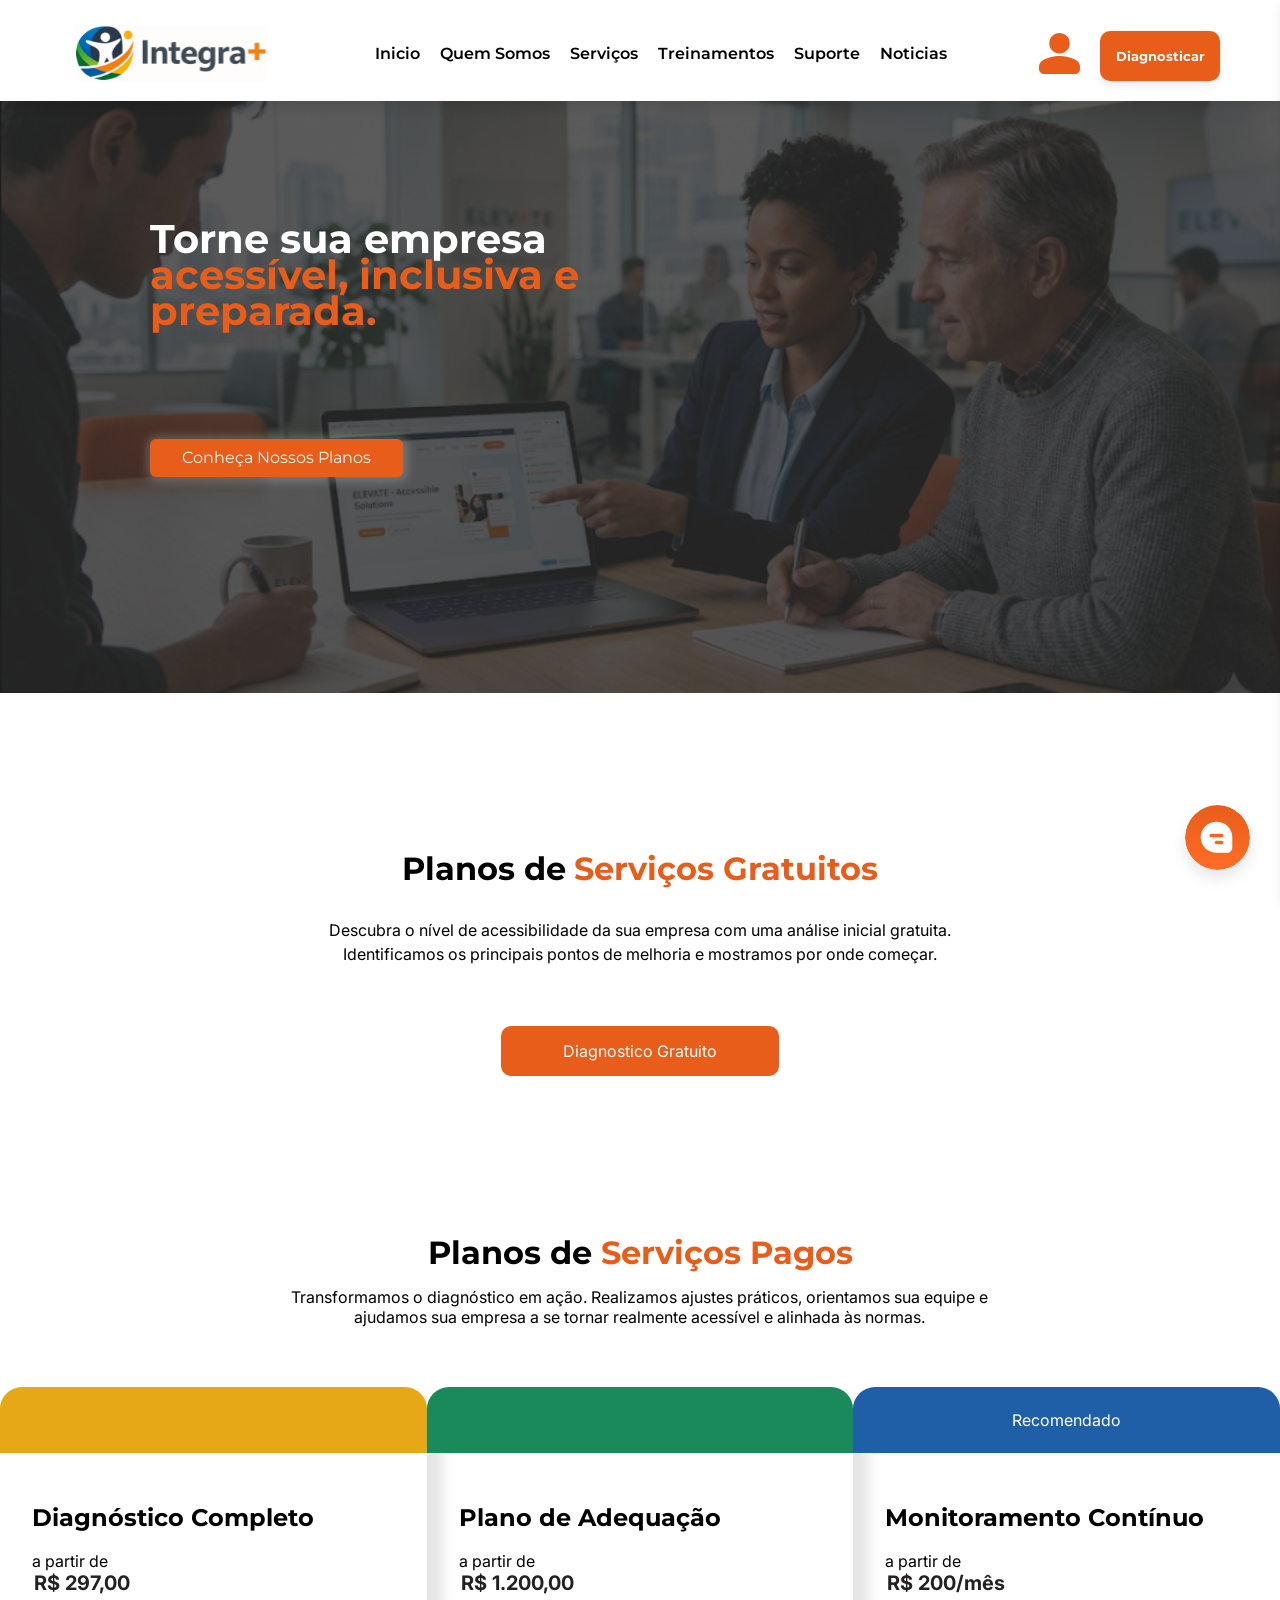
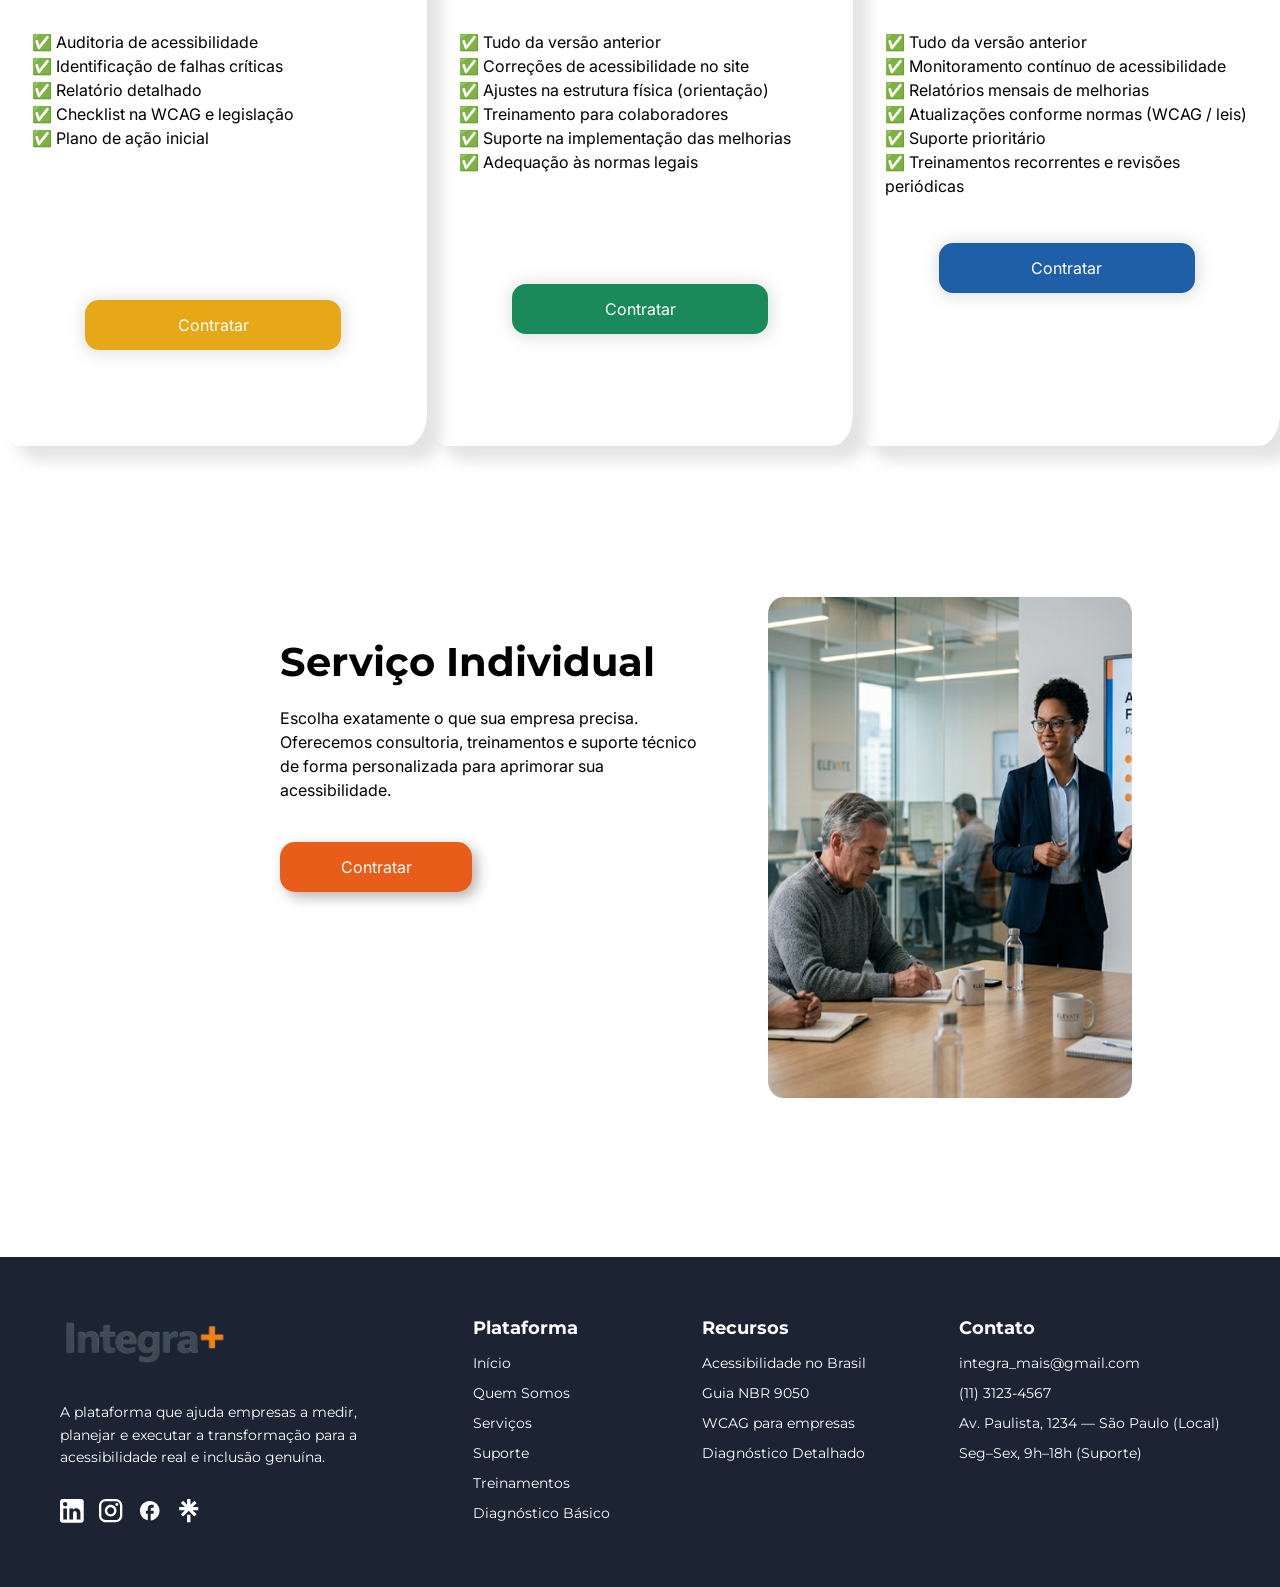
<file: pages/03_servicos.html>
<!DOCTYPE html>
<html lang="pt-br">

<head>
    <meta charset="UTF-8">
    <meta name="viewport" content="width=device-width, initial-scale=1.0">
    <title>Serviços</title>
    <link rel="stylesheet" href="/Css/servicos.css">
    <link rel="stylesheet" href="/Css/header.css">
    <link rel="stylesheet" href="/Css/footer.css">
    <a href="/pages/03_servicos.html"></a>
    <link rel="stylesheet" href="/Css/chatbot.css" type="text/css">

    <script src="/components/footer.js"></script>
    <script src="/components/header.js"></script>
</head>

<body>
    <header-component></header-component>

    <main>
        <section id="home_page">
            <img src="../img/home-page_serviços.png" alt="" id="home_img">
            <div id="text_home">
                <h1 id="tex_h1">Torne sua empresa <span id="destaque">acessível, inclusiva e preparada.</span></h1>
                <a href="#servicos" id="botao_home">Conheça Nossos Planos</a>
            </div>
        </section>
 
        <section id="diagnostico">
            <h2 id="titu_h2">Planos de <span id="destaque">Serviços Gratuitos</span></h2>
            <p id="titu_p">Descubra o nível de acessibilidade da sua empresa com uma análise inicial gratuita. Identificamos os principais pontos de melhoria e mostramos por onde começar.</p>
            <a href="/pages/07_diagnostico.html" id="botao_diag">Diagnostico Gratuito</a>
        </section>
 
        <section id="servicos">
            <div id="home_serv">
                <h2 id="serv_h2">Planos de <span id="destaque">Serviços Pagos</span></h2>
                <p id="serv_p">Transformamos o diagnóstico em ação. Realizamos ajustes práticos, orientamos sua equipe e ajudamos sua empresa a se tornar realmente acessível e alinhada às normas.</p>
            </div>
 
            <div id="conteiner">
                <div class="bloc">
                    <div id="amarelo"></div>
                    <div class="caixa_info">
                        <h3 class="nome_conte">Diagnóstico Completo</h3>
                        <p class="preco">a partir de<br> <span class="num">R$ 297,00</span></p>
                        <div class="benficios">
                            <p>✅ Auditoria de acessibilidade</p>
                            <p>✅ Identificação de falhas críticas</p>
                            <p>✅ Relatório detalhado</p>
                            <p>✅ Checklist na WCAG e legislação</p>
                            <p>✅ Plano de ação inicial</p>
                        </div>
                        <a href="" id="botao_conte">Contratar</a>
                    </div>
                </div>
 
                <div class="bloc">
                    <div id="azul"></div>
                    <div class="caixa_info">
                        <h3 class="nome_conte">Plano de Adequação</h3>
                        <p class="preco">a partir de<br> <span class="num">R$ 1.200,00</span></p>
                        <div class="benficios">
                            <p>✅ Tudo da versão anterior</p>
                            <p>✅ Correções de acessibilidade no site</p>
                            <p>✅ Ajustes na estrutura física (orientação)</p>
                            <p>✅ Treinamento para colaboradores</p>
                            <p>✅ Suporte na implementação das melhorias</p>
                            <p>✅ Adequação às normas legais</p>
                        </div>
                        <a href="" id="botao_conteA">Contratar</a>
                    </div>
                </div>
 
                <div class="bloc">
                    <div id="verde">Recomendado</div>
                    <div class="caixa_info">
                        <h3 class="nome_conte">Monitoramento Contínuo</h3>
                        <p class="preco">a partir de<br> <span class="num">R$ 200/mês</span></p>
                        <div class="benficios">
                            <p>✅ Tudo da versão anterior</p>
                            <p>✅ Monitoramento contínuo de acessibilidade</p>
                            <p>✅ Relatórios mensais de melhorias</p>
                            <p>✅ Atualizações conforme normas (WCAG / leis)</p>
                            <p>✅ Suporte prioritário</p>
                            <p>✅ Treinamentos recorrentes e revisões periódicas</p>
                        </div>
                        <a href="" id="botao_conteV">Contratar</a>
                    </div>
                </div>
            </div>
        </section>
 
        <section id="Individual">
            <div id="parte1">
                <h2 id="titulo">Serviço Individual</h2>
                <p id="ind_p">Escolha exatamente o que sua empresa precisa. Oferecemos consultoria, treinamentos e suporte técnico de forma personalizada para aprimorar sua acessibilidade.</p>
                <div id="botao_ind"><a href="/pages/04_treinamentos.html">Contratar</a></div>
            </div>
            <div id="parte2">
                <div id="imd_inf"><img src="/img/treinamento_serviços.png" alt=""></div>
            </div>
        </section>
 
        <section id="espaco"></section>
    </main>

    <footer-componente></footer-componente>
    <script src="/Js/chatbot.js" defer></script>
</body>

<div vw class="enabled">
    <div vw-access-button class="active"></div>
    <div vw-plugin-wrapper>
        <div class="vw-plugin-top-wrapper"></div>
    </div>
</div>
<script src="https://vlibras.gov.br/app/vlibras-plugin.js"></script>
<script>
    new window.VLibras.Widget('https://vlibras.gov.br/app')
</script>

<script>
        (function (d) {
            var s = d.createElement("script");
            s.setAttribute("data-account", "SEU_ID_AQUI");
            s.setAttribute("src", "https://cdn.userway.org/widget.js");
            (d.body || d.head).appendChild(s);
        })(document)
</script>


</html>
</file>
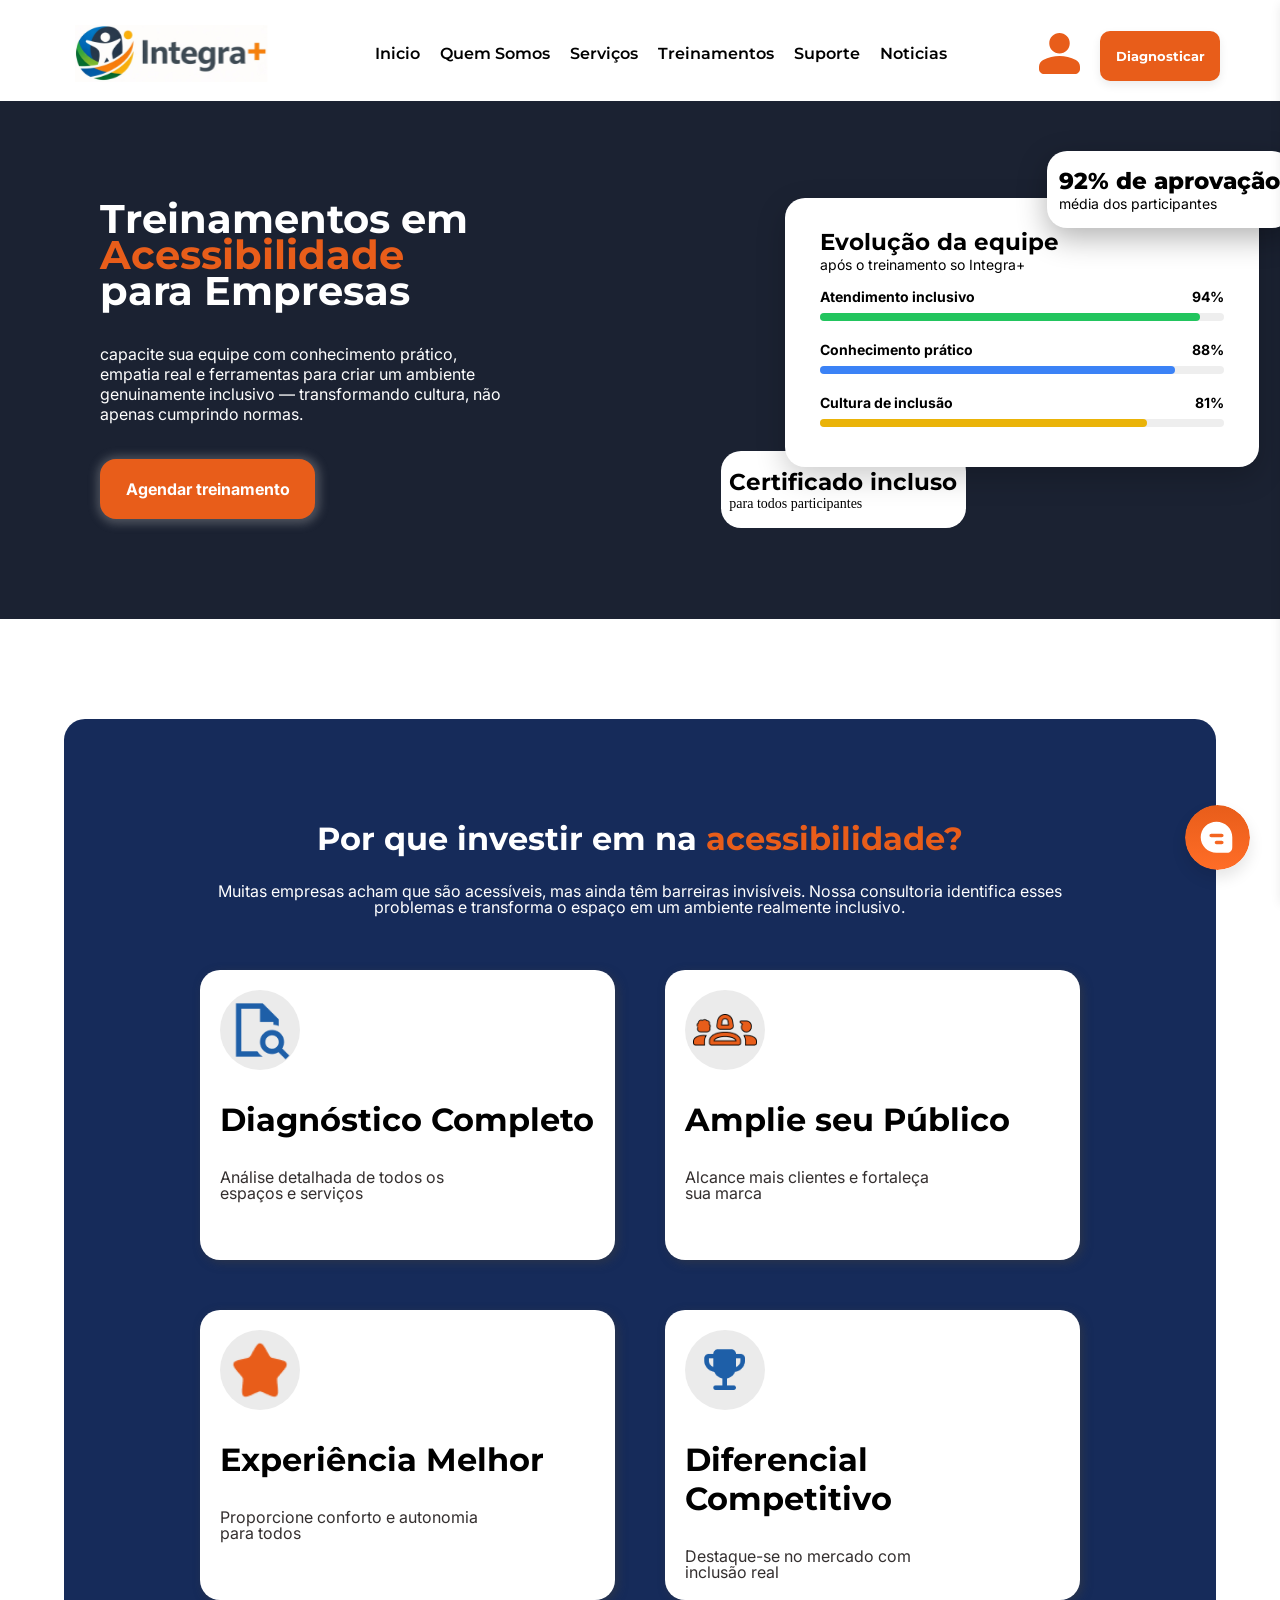
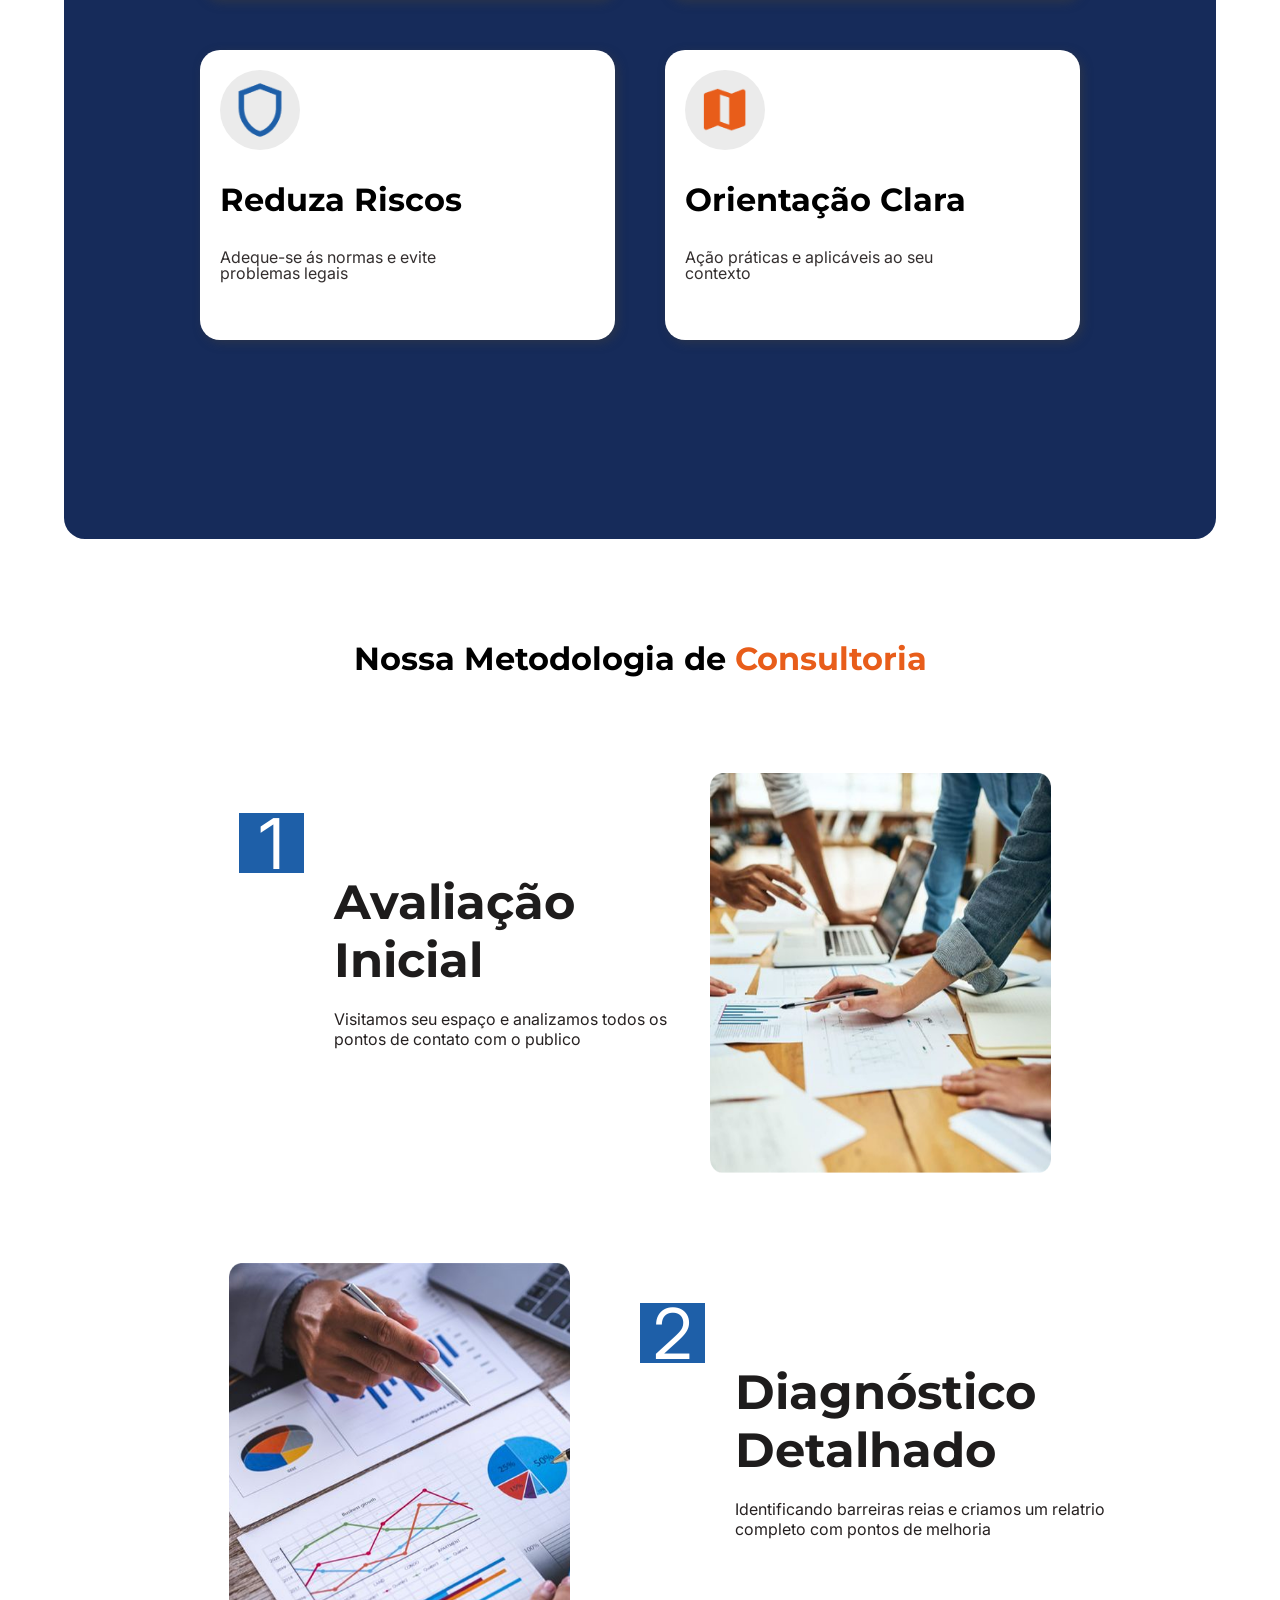
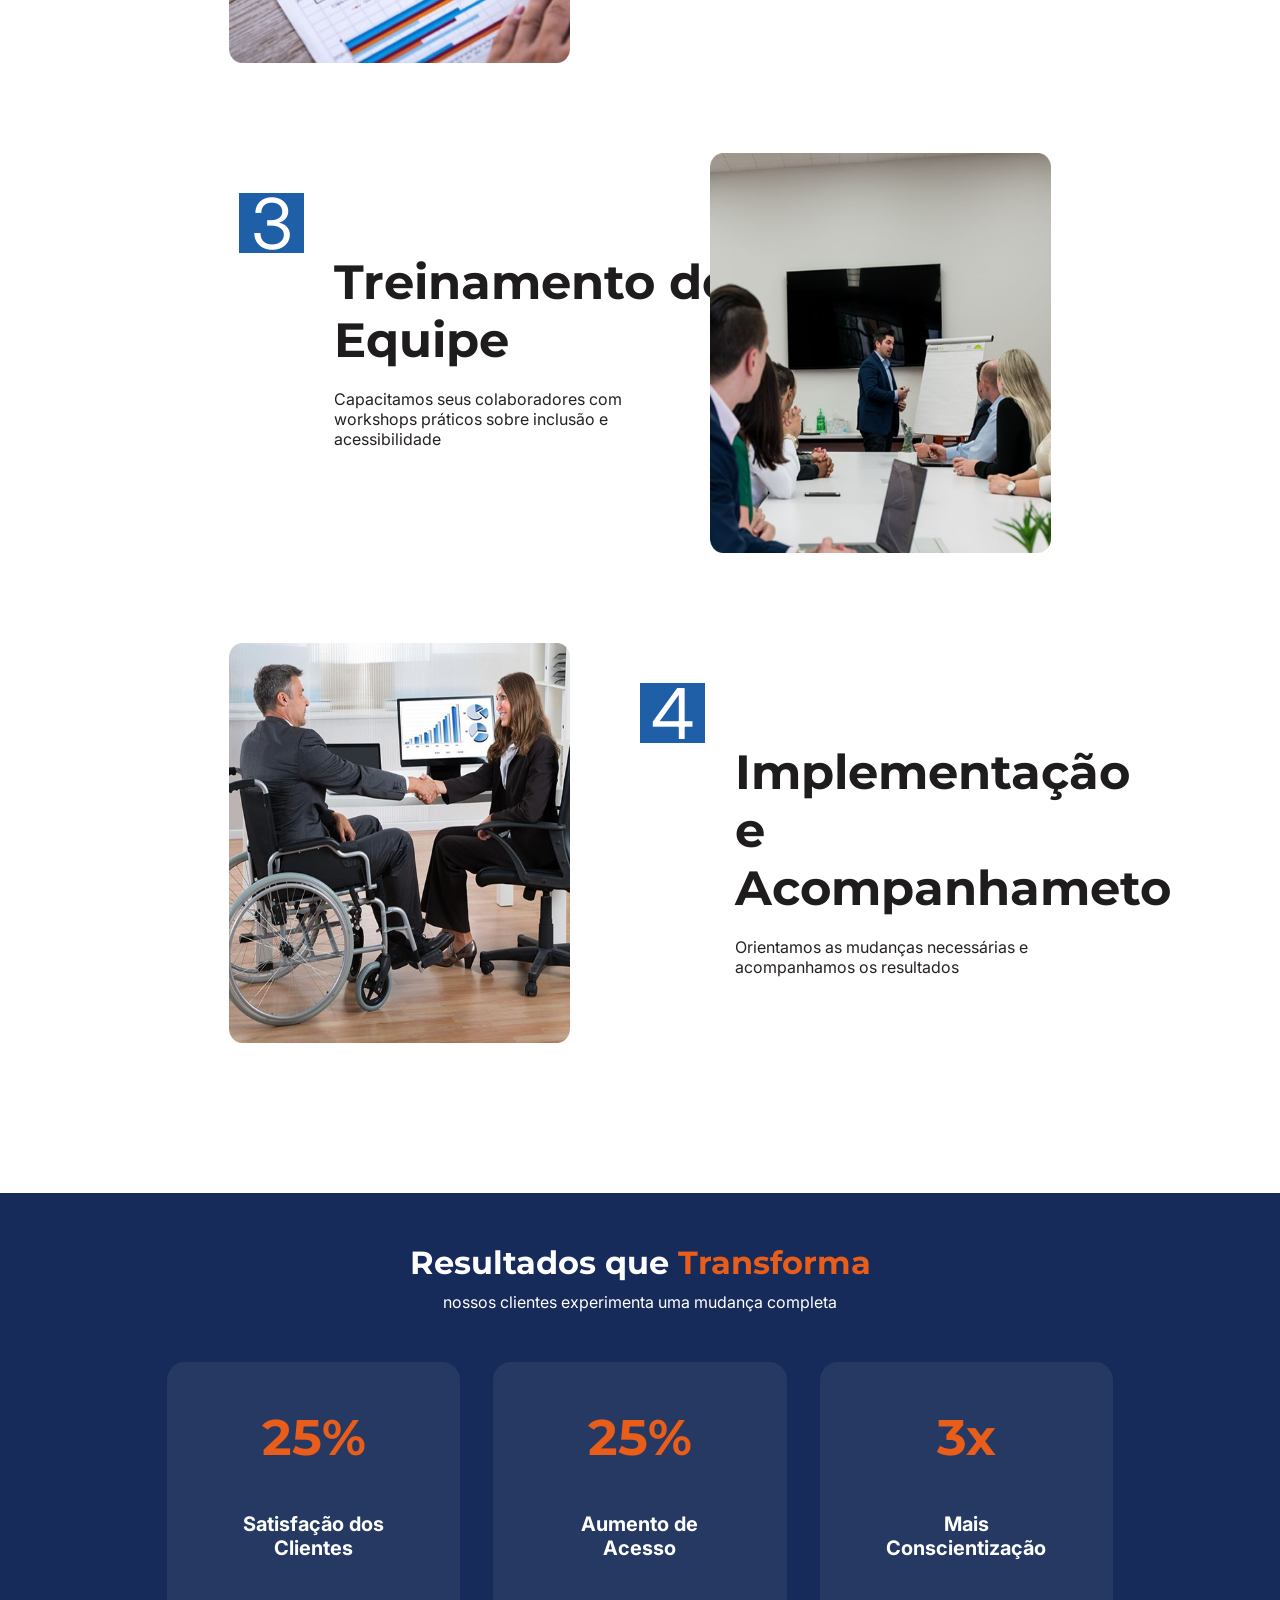
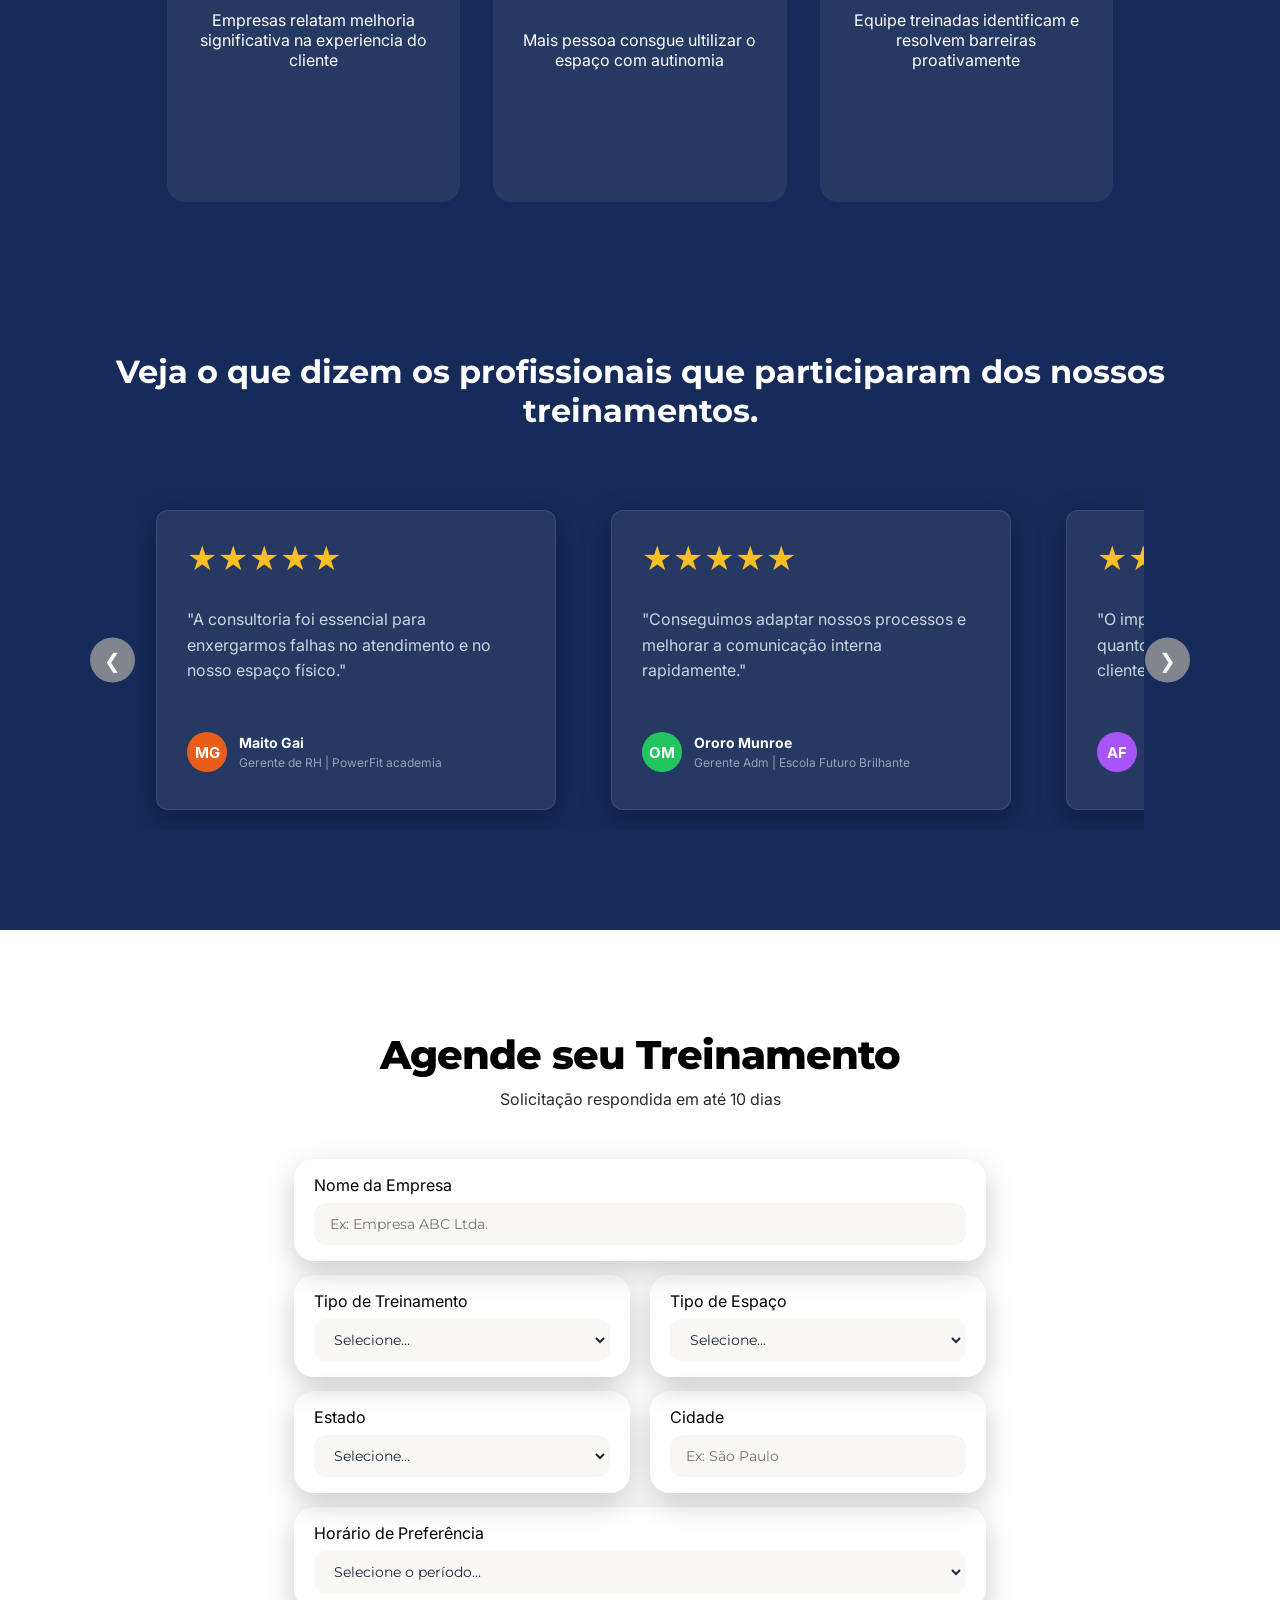
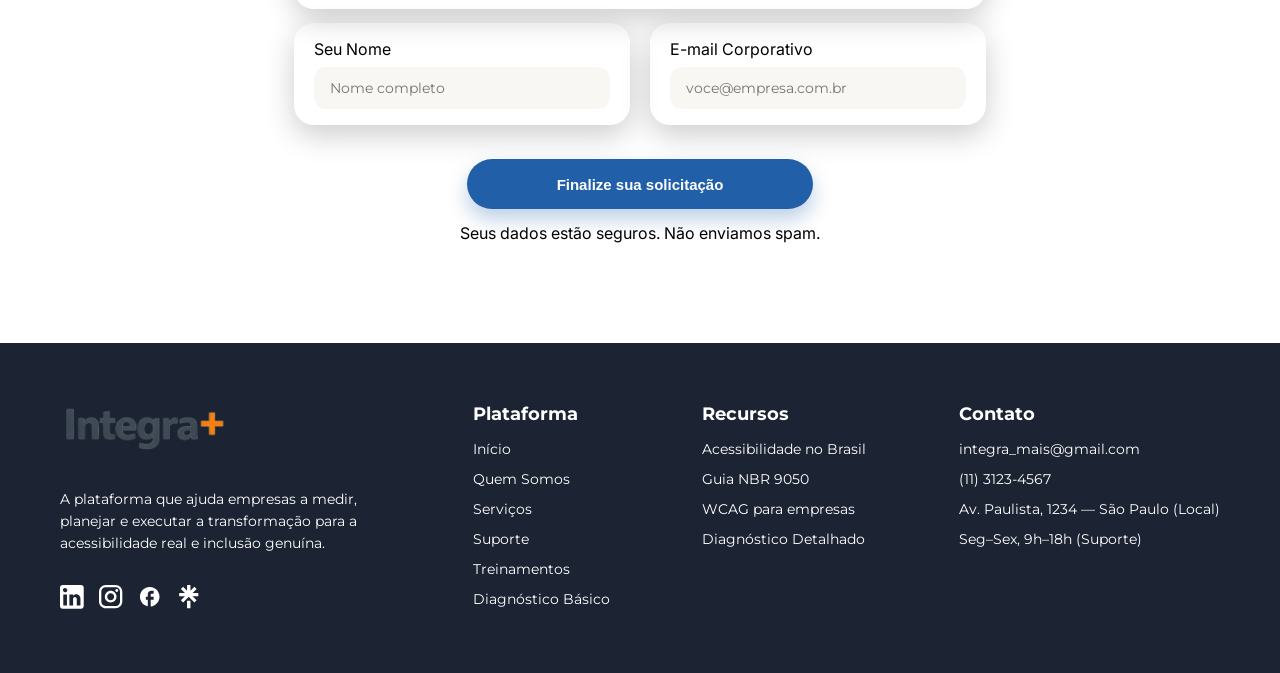
<file: pages/04_treinamentos.html>
<!DOCTYPE html>
<html lang="pt-br">

<head>
    <meta charset="UTF-8">
    <meta name="viewport" content="width=device-width, initial-scale=1.0">
    <title>Treinamento</title>
    <link rel="stylesheet" href="../Css/treinamento.css">
    <link rel="stylesheet" href="/Css/header.css">
    <link rel="stylesheet" href="/Css/footer.css">
    <link rel="stylesheet" href="/Css/chatbot.css" type="text/css">

    <script src="/components/footer.js"></script>
    <script src="/components/header.js"></script>
</head>

<body>
    <header-component></header-component>

    <main>

        <section id="home_page">
            <div class="home_texto">
                <div class="home_h1">
                    <h1>Treinamentos em<br><span class="destaque">Acessibilidade</span><br>para Empresas</h1>
                </div>

                <div class="home_p">
                    <p>capacite sua equipe com conhecimento prático,<br> empatia real e ferramentas para criar um
                        ambiente<br> genuinamente inclusivo — transformando cultura, não<br>apenas cumprindo normas.</p>
                </div>

                <div class="botoes">
                    <a href="#questionario" class="botao">
                        Agendar treinamento
                    </a>
                </div>
            </div>

            <!-- GRAFICOS DADOS/ CARDS-->
            <div class="home_dados">

                <!-- trofel -->
                <div class="card_trof">
                    <!-- <div id="img_trof">
                        <img src="../img/trofeu.treinamento.png" alt="Troféu">
                    </div> -->
                    <div class="tex_trofeu">
                        <h2>92% de aprovação</h2>
                        <p>média dos participantes</p>
                    </div>

                </div>

                <!-- GRAFICO -->
                <div class="card_dados">
                    <div id="head_dados">
                        <div class="tex_dados">
                            <h2>Evolução da equipe</h2>
                            <p>após o treinamento so Integra+</p>
                        </div>
                    </div>
                    <!-- barras -->
                    <div class="barras">
                        <!-- Barra 1 -->
                        <div class="pro">
                            <div class="inf">
                                <p>Atendimento inclusivo</p>
                                <p>94%</p>
                            </div>
                            <div class="barra-fundo">
                                <div id="verde" class="barra-progresso"></div>
                            </div>
                        </div>

                        <!-- Barra 2 -->
                        <div class="pro">
                            <div class="inf">
                                <p>Conhecimento prático</p>
                                <p>88%</p>
                            </div>
                            <div class="barra-fundo">
                                <div id="azul" class="barra-progresso"></div>
                            </div>
                        </div>

                        <!-- Barra 3 -->
                        <div class="pro">
                            <div class="inf">
                                <p>Cultura de inclusão</p>
                                <p>81%</p>
                            </div>
                            <div class="barra-fundo">
                                <div id="amarelo" class="barra-progresso"></div>
                            </div>
                        </div>
                    </div>
                </div>
                <!-- CERTIFICADO -->
                <div class="card_certi">
                    <div id="texto_cert">
                        <div id="tex_certi">
                            <h2>Certificado incluso</h2>
                            <p>para todos participantes</p>
                        </div>
                    </div>
                </div>
            </div>
        </section>

        <section id="acessibilidade">
            <div class="acess_topo">
                <div id="acess_h1">
                    <h2>
                        Por que investir em na<span id="MarTex_verde"> acessibilidade?</span>
                    </h2>
                </div>
                <div id="acess_p">
                    <p>
                        Muitas empresas acham que são acessíveis, mas ainda têm barreiras invisíveis.
                        Nossa consultoria identifica esses problemas e transforma o espaço em um ambiente realmente
                        inclusivo.
                    </p>
                </div>
            </div>

            <div id="bloc_acess">
                <div class="blocos_caixa1">
                    <div class="caixa_branca">
                        <img src="../img/folha.treinamento.png" alt="">
                    </div>
                    <h2>Diagnóstico Completo</h2>
                    <div class="bloco_caixa_p">
                        <p>Análise detalhada de todos os espaços e serviços</p>
                    </div>
                </div>

                <div class="blocos_caixa1">
                    <div class="caixa_branca">
                        <img src="../img/grupo.treinamento.png" alt="">
                    </div>
                    <h2>Amplie seu Público</h2>
                    <div>
                        <div class="bloco_caixa_p">
                            <p>Alcance mais clientes e fortaleça sua marca </p>
                        </div>
                    </div>
                </div>

                <div class="blocos_caixa1">
                    <div class="caixa_branca">
                        <img src="../img/star.treinamento.png" alt="">
                    </div>
                    <h2>Experiência Melhor</h2>
                    <div class="bloco_caixa_p">
                        <p>Proporcione conforto e autonomia para todos</p>
                    </div>
                </div>
                <div class="blocos_caixa1">
                    <div class="caixa_branca">
                        <img src="../img/trofeu.treinamento.png" alt="">
                    </div>
                    <h2>Diferencial Competitivo</h2>
                    <div class="bloco_caixa_p">
                        <p>Destaque-se no mercado com inclusão real</p>
                    </div>
                </div>

                <div class="blocos_caixa1">
                    <div class="caixa_branca">
                        <img src="../img/esculto.treinamento.png" alt="">
                    </div>
                    <h2>Reduza Riscos</h2>
                    <div class="bloco_caixa_p">
                        <p>Adeque-se ás normas e evite problemas legais</p>
                    </div>
                </div>
                <div class="blocos_caixa1">
                    <div class="caixa_branca">
                        <img src="../img/maps.treinamento.png" alt="">
                    </div>
                    <h2>Orientação Clara</h2>
                    <div class="bloco_caixa_p">
                        <p>Ação práticas e aplicáveis ao seu contexto</p>
                    </div>
                </div>
        </section>

        <section id="consultoria">
            <div id="home_consutoria">
                <h2>Nossa Metodologia de <span id="consutoria_MarTex">Consultoria</span></h2>
            </div>

            <div id="caixote">
                <div class="caixa">
                    <div class="esquerda">
                        <div class="num_1a4">
                            1
                        </div>
                        <div class="texto_consultoria">
                            <div class="h2_consultoria">
                                <h2>Avaliação Inicial</h2>
                            </div>
                            <div class="p_consultoria">
                                <p>Visitamos seu espaço e analizamos todos os pontos de contato com o publico </p>
                            </div>
                        </div>
                    </div>
                    <div class="img_consul">
                        <img src="../img/1.treinamento.png" alt="">
                    </div>
                </div>


                <div class="caixa-invertida">
                    <div class="esquerda">
                        <div class="num_1a4">
                            2
                        </div>
                        <div class="texto_consultoria">
                            <div class="h2_consultoria">
                                <h2>Diagnóstico Detalhado</h2>
                            </div>
                            <div class="p_consultoria">
                                <p>Identificando barreiras reias e criamos um relatrio completo com pontos de melhoria
                                </p>
                            </div>
                        </div>
                    </div>
                    <div class="img_consul">
                        <img src="../img/2.treinamento.png" alt="">
                    </div>
                </div>

                <div class="caixa">
                    <div class="esquerda">
                        <div class="num_1a4">
                            3
                        </div>
                        <div class="texto_consultoria">
                            <div class="h2_consultoria">
                                <h2>Treinamento de Equipe</h2>
                            </div>
                            <div class="p_consultoria">
                                <p>Capacitamos seus colaboradores com workshops práticos sobre inclusão e acessibilidade
                                </p>
                            </div>
                        </div>
                    </div>
                    <div class="img_consul">
                        <img src="../img/3.treinamento.png" alt="">
                    </div>
                </div>


                <div class="caixa-invertida">
                    <div class="esquerda">
                        <div class="num_1a4">
                            4
                        </div>
                        <div class="texto_consultoria">
                            <div class="h2_consultoria">
                                <h2>Implementação e Acompanhameto</h2>
                            </div>
                            <div class="p_consultoria">
                                <p>Orientamos as mudanças necessárias e acompanhamos os resultados</p>
                            </div>
                        </div>
                    </div>
                    <div class="img_consul">
                        <img src="../img/4.treinamento.png" alt="">
                    </div>
                </div>


            </div>

        </section>

        <section id="transforma">
            <div id="parte_1">
                <div id="head_transf">
                    <h2>Resultados que <span id="tranf_laran">Transforma</span> </h2>
                    <div id="p_transf">
                        <p>nossos clientes experimenta uma mudança completa </p>
                    </div>
                </div>

                <div id="trindades">
                    <div class="bloco">
                        <h3 class="trin_h3" data-numero="96">0%</h3>
                        <div class="trin">
                            <div class="trin_h4">
                                <h4>Satisfação dos Clientes</h4>
                            </div>
                            <div class="trin_p">
                                <p>Empresas relatam melhoria significativa na experiencia do cliente</p>
                            </div>
                        </div>
                    </div>

                    <div class="bloco">

                        <h3 class="trin_h3" data-numero="82">0%</h3>
                        <div class="trin">
                            <div class="trin_h4">
                                <h4>Aumento de Acesso</h4>
                            </div>
                            <div class="trin_ps">
                                <p>Mais pessoa consgue ultilizar o espaço com autinomia</p>
                            </div>
                        </div>
                    </div>

                    <div class="bloco">

                        <h3 class="trin_h3" data-numero="3">0x</h3>
                        <div class="trin">
                            <div class="trin_h4">
                                <h4>Mais Conscientização</h4>
                            </div>
                            <div class="trin_pd">
                                <p>Equipe treinadas identificam e resolvem barreiras proativamente</p>
                            </div>
                        </div>
                    </div>

                </div>
            </div>
            <div id="parte2">

                <h2 class="titulo">Veja o que dizem os profissionais que participaram dos nossos treinamentos.</h2>

                <div class="moldura">
                    <button class="seta esq" onclick="rolar('esq')">&#10094;</button>
                    <button class="seta dir" onclick="rolar('dir')">&#10095;</button>

                    <div class="janela">
                        <div class="trilho">
                            <div class="item">
                                <div class="estrelas">★★★★★</div>
                                <p>"A consultoria foi essencial para enxergarmos falhas no atendimento e no nosso espaço
                                    físico."</p>
                                <div class="perfil">
                                    <div class="foto laranja">MG</div>
                                    <div class="info"><strong>Maito Gai</strong><span>Gerente de RH | PowerFit
                                            academia</span></div>
                                </div>
                            </div>

                            <div class="item">
                                <div class="estrelas">★★★★★</div>
                                <p>"Conseguimos adaptar nossos processos e melhorar a comunicação interna rapidamente."
                                </p>
                                <div class="perfil">
                                    <div class="foto verde">OM</div>
                                    <div class="info"><strong>Ororo Munroe</strong><span>Gerente Adm | Escola Futuro
                                            Brilhante</span></div>
                                </div>
                            </div>

                            <div class="item">
                                <div class="estrelas">★★★★★</div>
                                <p>"O impacto foi visível tanto internamente quanto na percepção direta dos nossos
                                    clientes."</p>
                                <div class="perfil">
                                    <div class="foto roxo">AF</div>
                                    <div class="info"><strong>Alucard Fahrenheit </strong><span>Líder de
                                            Operações | Castlevania Belmont</span></div>
                                </div>
                            </div>

                            <div class="item">
                                <div class="estrelas">★★★★★</div>
                                <p>"As orientações práticas transformaram a cultura da nossa empresa em poucas semanas."
                                </p>
                                <div class="perfil">
                                    <div class="foto azul">k</div>
                                    <div class="info"><strong>Katara</strong><span>Diretora Executiva | Tribo
                                            d'água</span></div>
                                </div>
                            </div>

                            <div class="item">
                                <div class="estrelas">★★★★★</div>
                                <p>"Excelente suporte! O treinamento trouxe clareza para toda a nossa equipe."
                                </p>
                                <div class="perfil">
                                    <div class="foto laranja">WA</div>
                                    <div class="info"><strong>William Afton</strong><span>Gerente | Five Nights at
                                            Freddy's </span>
                                    </div>
                                </div>
                            </div>
                        </div>
                    </div>
                </div>
            </div>
        </section>

        <section id="questionario">
            <div class="formulario">
                <h1 class="titulo_quest">Agende seu Treinamento</h1>
                <p class="texto-apoio">Solicitação respondida em até 10 dias</p>

                <form id="meuFormulario" onsubmit="enviar(event)">

                    <div class="form uma-coluna">
                        <label for="empresa">Nome da Empresa</label>
                        <input type="text" id="empresa" class="campo" placeholder="Ex: Empresa ABC Ltda." required>
                    </div>


                    <div class="duas-colunas">
                        <div class="form">
                            <label for="treinamento">Tipo de Treinamento</label>
                            <select id="treinamento" class="campo" required>
                                <option value="" disabled selected>Selecione...</option>
                                <option value="digital">Acessibilidade Digital</option>
                                <option value="inclusao">Inclusão e Diversidade</option>
                                <option value="atendimento">Atendimento Inclusivo</option>
                                <option value="arquitetura">Arquitetura Acessível</option>
                                <option value="lideranca">Liderança Inclusiva</option>
                            </select>
                        </div>
                        <div class="form">
                            <label for="espaco">Tipo de Espaço</label>
                            <select id="espaco" class="campo" required>
                                <option value="" disabled selected>Selecione...</option>
                                <option value="escritorio">Escritório Corporativo</option>
                                <option value="loja">Loja / Comércio</option>
                                <option value="escola">Escola / Universidade</option>
                                <option value="hospital">Hospital / Clínica</option>
                                <option value="evento">Eventos e Feiras</option>
                            </select>
                        </div>
                    </div>

                    <div class="duas-colunas">
                        <div class="form">
                            <label for="estado">Estado</label>
                            <select id="estado" class="campo" required>
                                <option value="" disabled selected>Selecione...</option>
                                <option value="AC">Acre</option>
                                <option value="AL">Alagoas</option>
                                <option value="AP">Amapá</option>
                                <option value="AM">Amazonas</option>
                                <option value="BA">Bahia</option>
                                <option value="CE">Ceará</option>
                                <option value="DF">Distrito Federal</option>
                                <option value="ES">Espírito Santo</option>
                                <option value="GO">Goiás</option>
                                <option value="MA">Maranhão</option>
                                <option value="MT">Mato Grosso</option>
                                <option value="MS">Mato Grosso do Sul</option>
                                <option value="MG">Minas Gerais</option>
                                <option value="PA">Pará</option>
                                <option value="PB">Paraíba</option>
                                <option value="PR">Paraná</option>
                                <option value="PE">Pernambuco</option>
                                <option value="PI">Piauí</option>
                                <option value="RJ">Rio de Janeiro</option>
                                <option value="RN">Rio Grande do Norte</option>
                                <option value="RS">Rio Grande do Sul</option>
                                <option value="RO">Rondônia</option>
                                <option value="RR">Roraima</option>
                                <option value="SC">Santa Catarina</option>
                                <option value="SP">São Paulo</option>
                                <option value="SE">Sergipe</option>
                                <option value="TO">Tocantins</option>

                            </select>
                        </div>
                        <div class="form">
                            <label for="cidade">Cidade</label>
                            <input type="text" id="cidade" class="campo" placeholder="Ex: São Paulo" required>
                        </div>
                    </div>


                    <div class="form uma-coluna">
                        <label for="horario">Horário de Preferência</label>
                        <select id="horario" class="campo" required>
                            <option value="" disabled selected>Selecione o período...</option>
                            <option value="manha">Manhã (08h às 12h)</option>
                            <option value="tarde">Tarde (13h às 18h)</option>
                        </select>
                    </div>


                    <div class="duas-colunas">
                        <div class="form">
                            <label for="nome">Seu Nome</label>
                            <input type="text" id="nome" class="campo" placeholder="Nome completo" required>
                        </div>
                        <div class="form">
                            <label for="email">E-mail Corporativo</label>
                            <input type="email" id="email" class="campo" placeholder="voce@empresa.com.br" required>
                        </div>
                    </div>


                    <button type="submit" id="botaoAcao" class="botao-azul">
                        Finalize sua solicitação
                    </button>

                    <div id="msgSucesso" class="sucesso">
                        Solicitação enviada com sucesso!
                    </div>

                    <div class="rodapee">
                        Seus dados estão seguros. Não enviamos spam.
                    </div>
                </form>
            </div>

        </section>
    </main>
    

    <footer-componente></footer-componente>
    <script src="/Js/chatbot.js" defer></script>
</body>

<script src="../components/treinamento.js"></script>
<div vw class="enabled">
    <div vw-access-button class="active"></div>
    <div vw-plugin-wrapper>
        <div class="vw-plugin-top-wrapper"></div>
    </div>
</div>
<script src="https://vlibras.gov.br/app/vlibras-plugin.js"></script>
<script>
    new window.VLibras.Widget('https://vlibras.gov.br/app')
</script>

<script>
        (function (d) {
            var s = d.createElement("script");
            s.setAttribute("data-account", "SEU_ID_AQUI");
            s.setAttribute("src", "https://cdn.userway.org/widget.js");
            (d.body || d.head).appendChild(s);
        })(document)
</script>


</html>
</file>
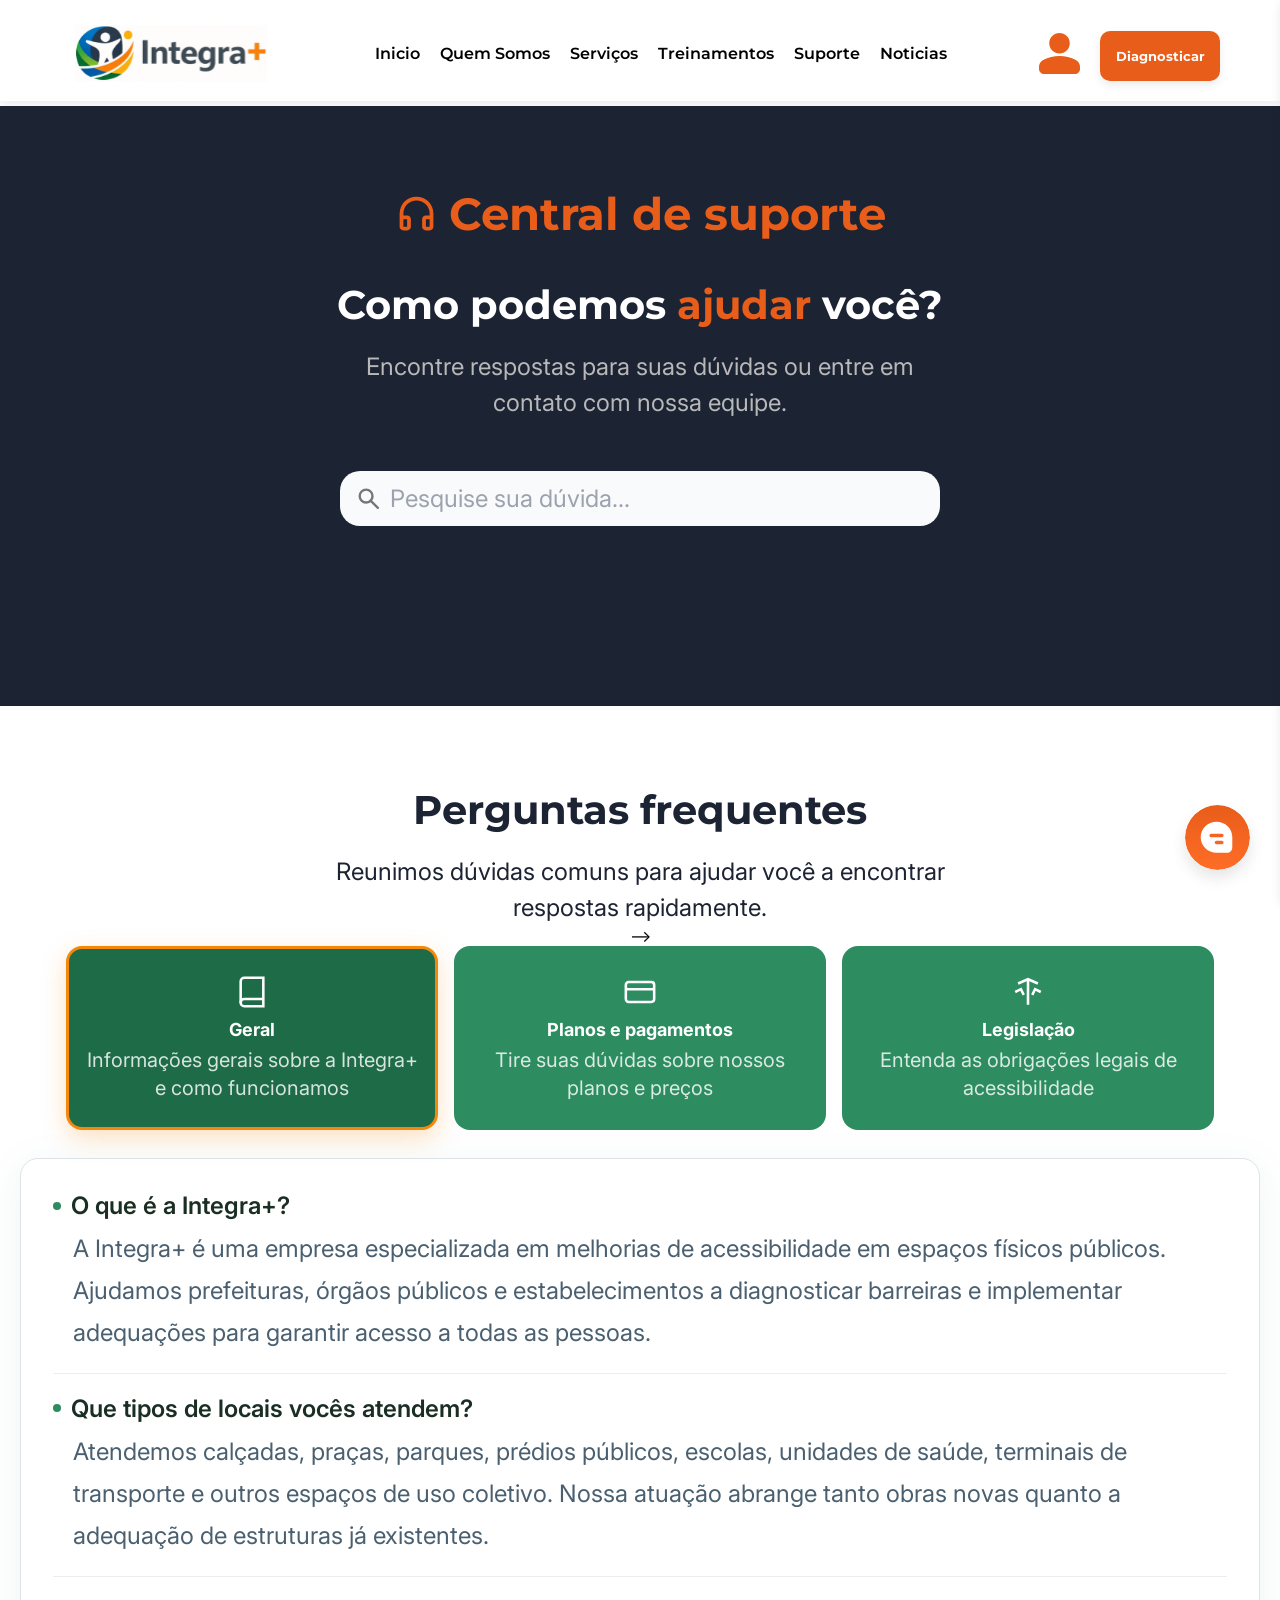
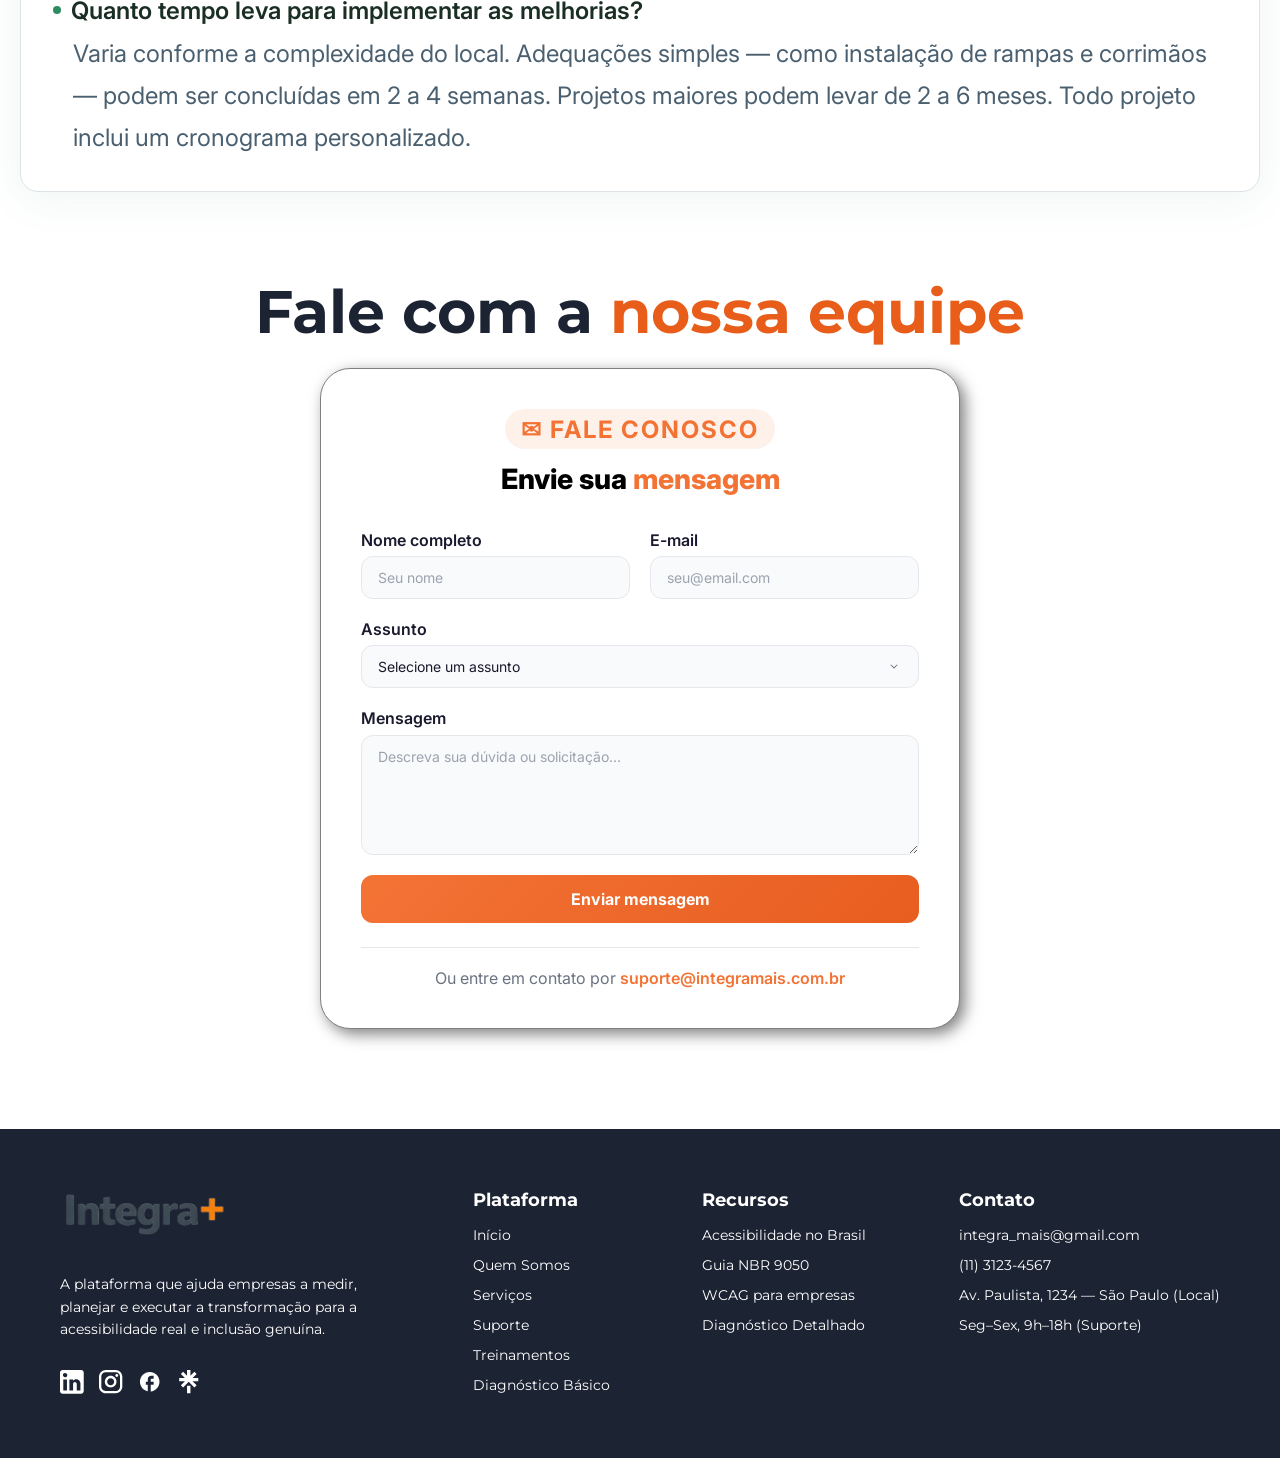
<file: pages/05_suporte.html>
<!DOCTYPE html>
<html lang="pt-br">

<head>
    <meta charset="UTF-8">
    <meta name="viewport" content="width=device-width, initial-scale=1.0">
    <title>Suporte - Integra+</title>
    <link rel="stylesheet" href="../Css/header.css">
    <link rel="stylesheet" href="../Css/footer.css">
    <link rel="stylesheet" href="../Css/suporte.css">
    <link rel="stylesheet" href="/Css/chatbot.css">
    <script src="../components/header.js" defer></script>
    <script src="../components/footer.js" defer></script>
     <script src="../Js/suporte.js"></script>
</head>

<body>
     <header-component></header-component>
    <main>
       
        <section id="s1">
            <h2 class="sub"><span class="material-symbols--headphones-outline-rounded"></span>Central de suporte</h2>
            <h1 class="titulo">Como podemos <span>ajudar</span> você?</h1>
            <p class="encontre">Encontre respostas para suas dúvidas ou entre em contato com nossa equipe.</p>
            <div id="input">
                <span class="material-symbols--search-rounded"></span>
                <input type="text" placeholder="Pesquise sua dúvida..." name="" id="pesquisa">
            </div>
        </section>

        <article>
            <h1 class="perguntas">Perguntas frequentes</h1>
            <p class="reunimos">Reunimos dúvidas comuns para ajudar você a encontrar respostas rapidamente.</p>
           

         
        </section> -->

    <div class="faq-tabs">
 
      <div class="faq-tab active" data-panel="geral" onclick="selectTab(this)">
        <svg viewBox="0 0 24 24"><path d="M4 19.5A2.5 2.5 0 0 1 6.5 17H20"/><path d="M6.5 2H20v20H6.5A2.5 2.5 0 0 1 4 19.5v-15A2.5 2.5 0 0 1 6.5 2z"/></svg>
        <div class="faq-tab-title">Geral</div>
        <div class="faq-tab-desc">Informações gerais sobre a Integra+ e como funcionamos</div>
      </div>
 
      <div class="faq-tab" data-panel="planos" onclick="selectTab(this)">
        <svg viewBox="0 0 24 24"><rect x="2" y="5" width="20" height="14" rx="2"/><line x1="2" y1="10" x2="22" y2="10"/></svg>
        <div class="faq-tab-title">Planos e pagamentos</div>
        <div class="faq-tab-desc">Tire suas dúvidas sobre nossos planos e preços</div>
      </div>
 
      <div class="faq-tab" data-panel="legislacao" onclick="selectTab(this)">
        <svg viewBox="0 0 24 24"><path d="M12 3v18"/><path d="M5 6l7-3 7 3"/><path d="M3 12l4-2 2 4"/><path d="M21 12l-4-2-2 4"/></svg>
        <div class="faq-tab-title">Legislação</div>
        <div class="faq-tab-desc">Entenda as obrigações legais de acessibilidade</div>
      </div>
 
    </div>
 
    <!-- Painel Geral -->
    <div class="faq-panel open" id="panel-geral">
      <div class="faq-item">
        <div class="faq-question"><span class="faq-dot"></span>O que é a Integra+?</div>
        <div class="faq-answer">A Integra+ é uma empresa especializada em melhorias de acessibilidade em espaços físicos públicos. Ajudamos prefeituras, órgãos públicos e estabelecimentos a diagnosticar barreiras e implementar adequações para garantir acesso a todas as pessoas.</div>
      </div>
      <div class="faq-item">
        <div class="faq-question"><span class="faq-dot"></span>Que tipos de locais vocês atendem?</div>
        <div class="faq-answer">Atendemos calçadas, praças, parques, prédios públicos, escolas, unidades de saúde, terminais de transporte e outros espaços de uso coletivo. Nossa atuação abrange tanto obras novas quanto a adequação de estruturas já existentes.</div>
      </div>
      <div class="faq-item">
        <div class="faq-question"><span class="faq-dot"></span>Quanto tempo leva para implementar as melhorias?</div>
        <div class="faq-answer">Varia conforme a complexidade do local. Adequações simples — como instalação de rampas e corrimãos — podem ser concluídas em 2 a 4 semanas. Projetos maiores podem levar de 2 a 6 meses. Todo projeto inclui um cronograma personalizado.</div>
      </div>
    </div>
 
    <!-- Painel Planos -->
    <div class="faq-panel" id="panel-planos">
      <div class="faq-item">
        <div class="faq-question"><span class="faq-dot"></span>Como funciona a contratação?</div>
        <div class="faq-answer">O processo começa com uma visita técnica ao local para levantamento das condições. A partir disso, elaboramos um laudo e uma proposta detalhada com escopo, prazo e investimento necessário.</div>
      </div>
      <div class="faq-item">
        <div class="faq-question"><span class="faq-dot"></span>Vocês atendem contratos com o poder público?</div>
        <div class="faq-answer">Sim. Temos experiência em licitações e contratos administrativos com prefeituras, autarquias e órgãos estaduais. Nossa equipe auxilia no processo documental e de habilitação quando necessário.</div>
      </div>
      <div class="faq-item">
        <div class="faq-question"><span class="faq-dot"></span>É possível parcelar o investimento?</div>
        <div class="faq-answer">Para contratos privados, oferecemos condições de pagamento flexíveis conforme o porte do projeto. Para contratos públicos, os pagamentos seguem o cronograma de medições definido em contrato.</div>
      </div>
    </div>
 
    <!-- Painel Legislação -->
    <div class="faq-panel" id="panel-legislacao">
      <div class="faq-item">
        <div class="faq-question"><span class="faq-dot"></span>Qual lei obriga a acessibilidade em espaços públicos?</div>
        <div class="faq-answer">A Lei Brasileira de Inclusão (LBI) — Lei nº 13.146/2015 — e a Lei nº 10.098/2000 estabelecem as diretrizes nacionais para acessibilidade em logradouros, edificações e transportes públicos. O descumprimento pode acarretar multas e interdições.</div>
      </div>
      <div class="faq-item">
        <div class="faq-question"><span class="faq-dot"></span>O que exige a ABNT NBR 9050?</div>
        <div class="faq-answer">A NBR 9050 define as condições técnicas de acessibilidade para edificações e mobiliário urbano. Ela especifica dimensões de rampas, corrimãos, pisos táteis, vagas de estacionamento, banheiros adaptados e muito mais.</div>
      </div>
      <div class="faq-item">
        <div class="faq-question"><span class="faq-dot"></span>Prefeituras podem ser responsabilizadas por falta de acessibilidade?</div>
        <div class="faq-answer">Sim. O Ministério Público pode acionar municípios que mantêm barreiras arquitetônicas em vias e prédios públicos. Além das sanções legais, a inadequação expõe a administração a ações de improbidade e danos morais coletivos.</div>
      </div>
    </div>
 
  </div>

<h1 class="fale">Fale com a <span>nossa equipe</span></h1>
                <p class="preencha"></p>
            </article>


<section id="form">    
<div class="container">
    <div class="form-card">
      <div class="form-header">
        <span class="badge">✉ Fale Conosco</span>
        <h1>Envie sua <span class="highlight">mensagem</span></h1>
      </div>

      <form class="form">
        <div class="form-row">
          <div class="form-group">
            <label for="name">Nome completo</label>
            <input type="text" id="name" placeholder="Seu nome" required>
          </div>
          <div class="form-group">
            <label for="email">E-mail</label>
            <input type="email" id="email" placeholder="seu@email.com" required>
          </div>
        </div>

        <div class="form-group">
          <label for="subject">Assunto</label>
          <select id="subject" required>
            <option value="" disabled selected>Selecione um assunto</option>
            <option value="duvida">Dúvida geral</option>
            <option value="tecnico">Suporte técnico</option>
            <option value="planos">Planos e pagamentos</option>
            <option value="parceria">Parcerias</option>
            <option value="outro">Outro</option>
          </select>
        </div>

        <div class="form-group">
          <label for="message">Mensagem</label>
          <textarea id="message" rows="5" placeholder="Descreva sua dúvida ou solicitação..." required></textarea>
        </div>

        <button type="submit" class="btn-submit">Enviar mensagem</button>
      </form>

      <div class="form-footer">
        <p>Ou entre em contato por <a href="mailto:suporte@integramais.com.br">suporte@integramais.com.br</a></p>
      </div>
    </div>
  </div>
    </section>
                   
    </main>

    <script src="/Js/chatbot.js" defer></script>
     <footer-componente></footer-componente>


</body>

<div vw class="enabled">
    <div vw-access-button class="active"></div>
    <div vw-plugin-wrapper>
        <div class="vw-plugin-top-wrapper"></div>
    </div>
</div>
<script src="https://vlibras.gov.br/app/vlibras-plugin.js"></script>
<script>
    new window.VLibras.Widget('https://vlibras.gov.br/app')
</script>

 <script>
        (function(d){
        var s = d.createElement("script");
        s.setAttribute("data-account","SEU_ID_AQUI");
        s.setAttribute("src","https://cdn.userway.org/widget.js");
        (d.body || d.head).appendChild(s);
        })(document)
    </script>

</html>
</file>
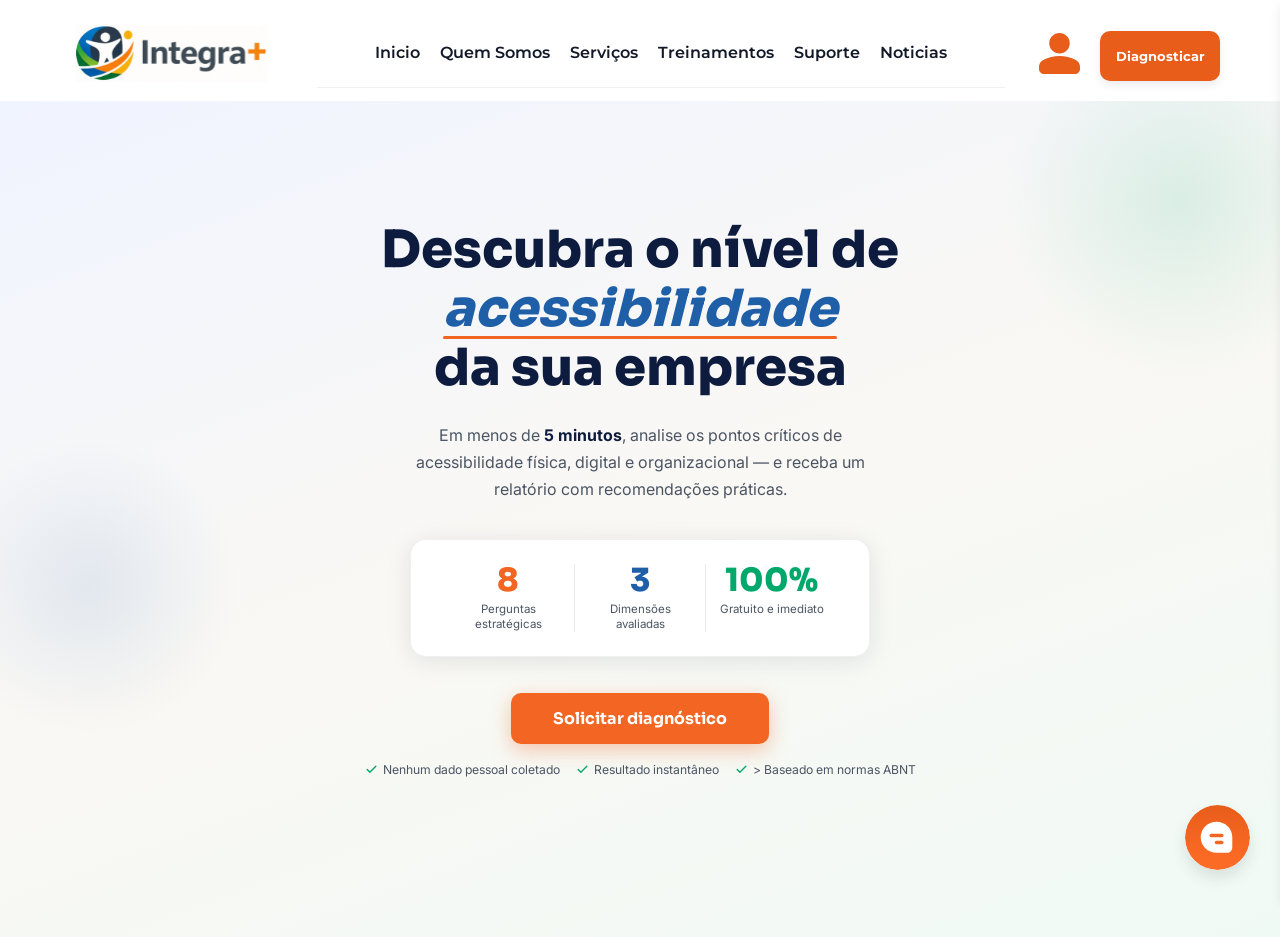
<file: pages/07_diagnostico.html>
<!doctype html>
<html lang="pt-BR">
<head>
<meta charset="UTF-8" />
<meta name="viewport" content="width=device-width, initial-scale=1.0" />
<title>Integra+ | Acessibilidade Empresarial</title>
<!-- LINK CSS -->
    <!--<link rel="stylesheet" href="../Css/footer.css">--> 
    <link rel="stylesheet" href="../Css/header.css">
    <link rel="stylesheet" href="/Css/chatbot.css" type="text/css">
    <link rel="stylesheet" href="../Css/diagnostico.css"/>

    <link href="https://fonts.googleapis.com/css2?family=Sora:wght@400;600;700;800&family=Inter:wght@400;500;600&display=swap" rel="stylesheet">

    <!-- LINK jss -->
    <script src="../components/footer.js"></script>
    <script src="../components/header.js"></script>

</head>
<body>
    <!-- HEADER -->
    <header-component></header-component>

    <section class="hero">
        <div class="hero-inner">
            <h1>
            Descubra o nível de<br /><em>acessibilidade</em><br />da sua empresa
            </h1>
            <p class="hero-sub">
            Em menos de <strong>5 minutos</strong>, analise os pontos críticos de
            acessibilidade física, digital e organizacional — e receba um
            relatório com recomendações práticas.
            </p>
            <div class="stats-card">
            <div class="stat-item">
                <div class="stat-num orange">8</div>
                <div class="stat-label">Perguntas estratégicas</div>
            </div>
            <div class="stat-item">
                <div class="stat-num blue">3</div>
                <div class="stat-label">Dimensões avaliadas</div>
            </div>
            <div class="stat-item">
                <div class="stat-num green">100%</div>
                <div class="stat-label">Gratuito e imediato</div>
            </div>
            </div>
            <div class="hero-cta">
            <a href="08_diagnostico_p.html" class="btn-cta">Solicitar diagnóstico</a>
            <div class="trust-list">
                <span
                ><svg
                    viewBox="0 0 24 24"
                    fill="none"
                    stroke="currentColor"
                    stroke-width="2.5"
                    stroke-linecap="round"
                    stroke-linejoin="round"
                >
                    <polyline points="20 6 9 17 4 12" /></svg
                >Nenhum dado pessoal coletado</span
                >
                <span
                ><svg
                    viewBox="0 0 24 24"
                    fill="none"
                    stroke="currentColor"
                    stroke-width="2.5"
                    stroke-linecap="round"
                    stroke-linejoin="round"
                >
                    <polyline points="20 6 9 17 4 12" /></svg
                >Resultado instantâneo</span
                >
                <span
                ><svg
                    viewBox="0 0 24 24"
                    fill="none"
                    stroke="currentColor"
                    stroke-width="2.5"
                    stroke-linecap="round"
                    stroke-linejoin="round"
                >
                    <polyline points="20 6 9 17 4 12" /></svg >    
                    > Baseado em normas ABNT </span>
          </div> 
            </div>  
        </div>     
    </section>
    
    
   <!--<footer-componente></footer-componente>--> 
    <script src="/Js/chatbot.js" defer></script>
</body>
</html>
</file>
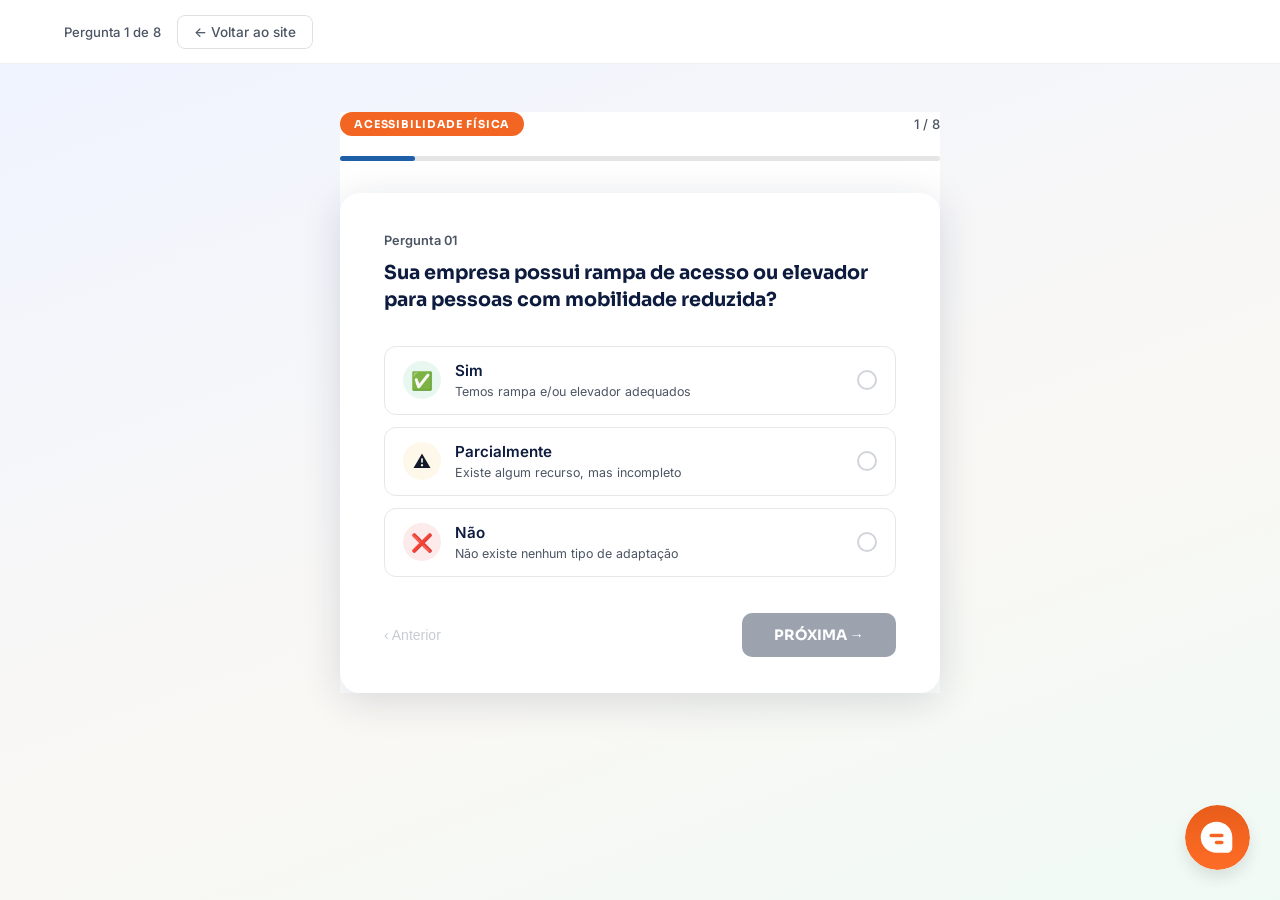
<file: pages/08_diagnostico_p.html>
<!doctype html>
<html lang="pt-BR">
<head>
    <meta charset="UTF-8" />
    <meta name="viewport" content="width=device-width, initial-scale=1.0" />
    <title>Diagnóstico de Acessibilidade | Integra+</title>
     <link rel="stylesheet" href="../Css/header.css"> 
    <!--<link rel="stylesheet" href="../Css/footer.css">-->
    <link rel="stylesheet" href="../Css/perguntas.css"/>
    <link rel="stylesheet" href="/Css/chatbot.css" type="text/css">
    <link
      href="https://fonts.googleapis.com/css2?family=Sora:wght@400;600;700;800&family=Inter:wght@400;500;600&display=swap"
      rel="stylesheet"
    />
</head>
<body>
    <!-- HEADER -->
    <header-component></header-component>

    <!-- NAV -->
    <nav class="nav-quiz">
        <div class="nav-right">
            <span class="nav-step" id="nav-step-label">Pergunta 1 de 8</span>
            <a href="../pages/07_diagnostico.html" class="btn-back"> ← Voltar ao site </a>
        </div>
    </nav>

    <!-- QUIZ -->
    <div id="page-quiz" class="page active">
        <div class="quiz-wrap">
            <div class="quiz-top">
            <div id="quiz-category" class="quiz-category">
                ACESSIBILIDADE FÍSICA
            </div>
            <span id="quiz-step-sm" class="quiz-step-label">1 / 8</span>
            </div>
            <div class="progress-bar-wrap">
            <div
                class="progress-bar-fill"
                id="progress-bar"
                style="width: 12.5%"
            ></div>
            </div>
            <div class="quiz-card" id="quiz-card"></div>
        </div>
    </div>

    <div id="page-results" class="page">
            <div id="result-content"></div>
    </div>
    <script src="../Js/perguntas.js"></script>
    <script src="/Js/chatbot.js" defer></script>
<!--<footer-componente></footer-componente>-->
</body>
</html>
</file>
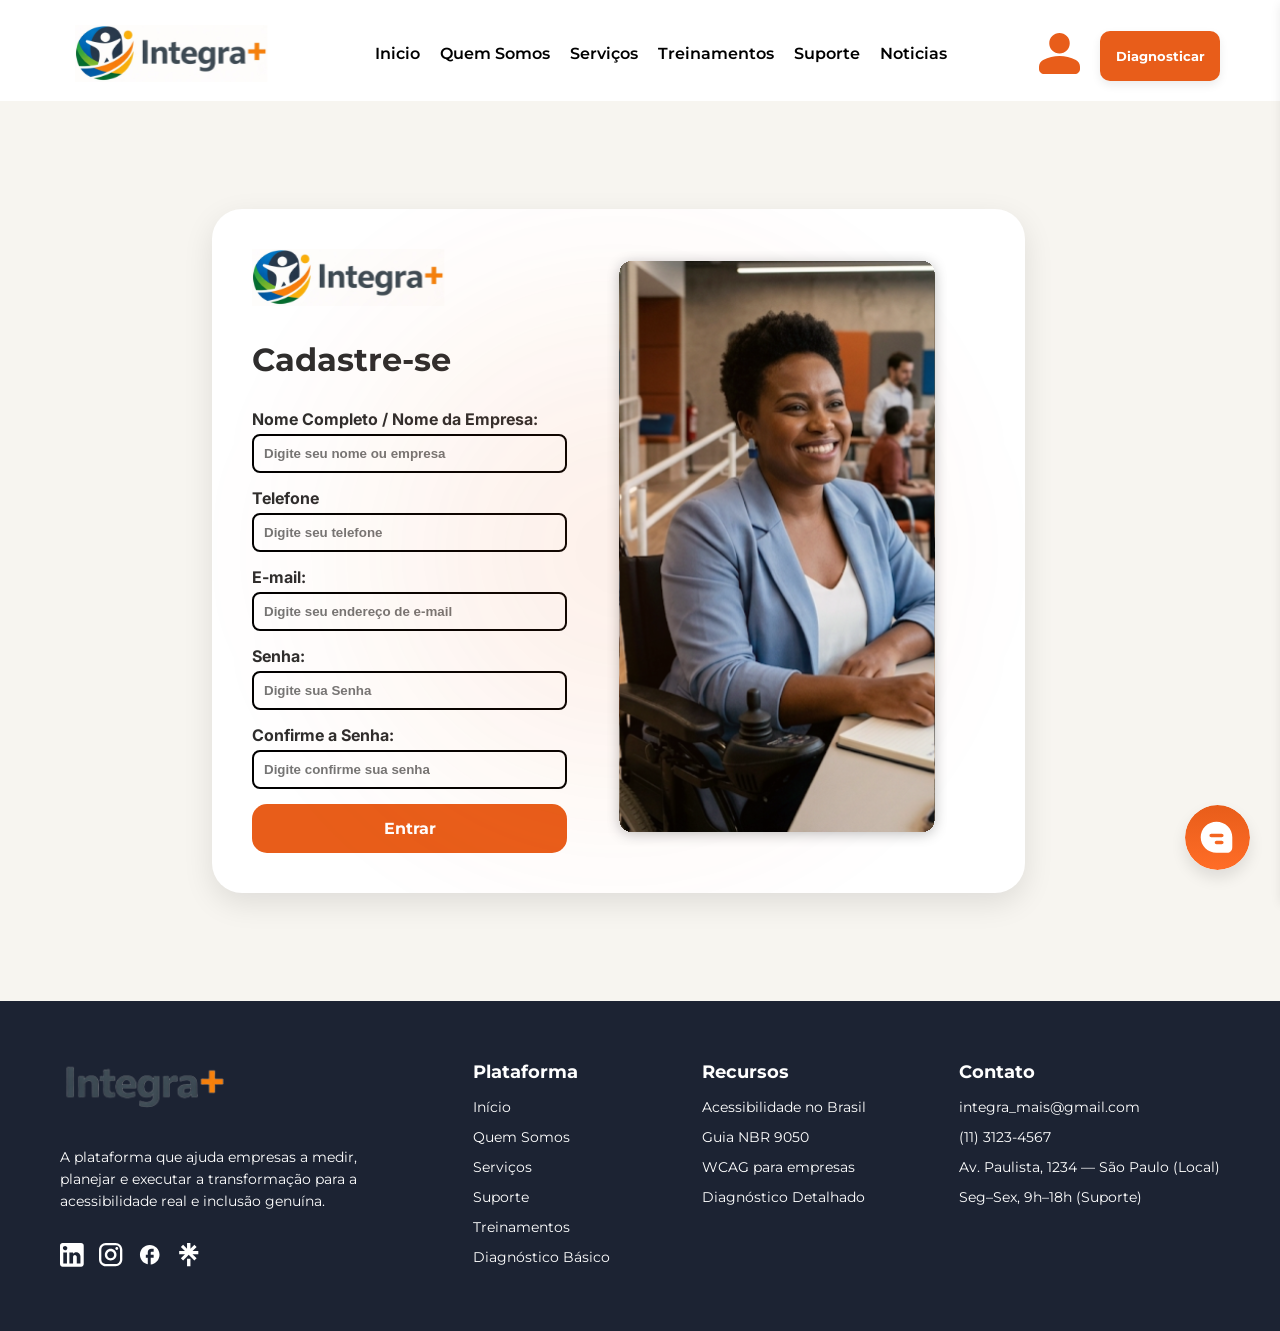
<file: pages/10_cadastro.html>
<!DOCTYPE html>
<html lang="pt-br">

<head>
    <meta charset="UTF-8">
    <meta name="viewport" content="width=device-width, initial-scale=1.0">
    <title>Cadastro</title>
    <link rel="stylesheet" href="/Css/header.css">
    <link rel="stylesheet" href="/Css/footer.css">
    <link rel="stylesheet" href="/Css/cadrastro.css" type="text/css">
    <link rel="stylesheet" href="/Css/chatbot.css" type="text/css">
    <script src="/components/footer.js"></script>
    <script src="/components/header.js"></script>
</head>

<body>
    <header-component></header-component>

    <main>

        <div class="container">

            <section class="Cadastro-container">

                <div class="container_conteudo">
                    <div class="logo">
                        <img src="/img/Logo_Integra+.svg" alt="Logo da integra mais">
                    </div>

                    <h1>Cadastre-se</h1>

                    <form action="#">
                        <div class="campo_cadastro">
                            <label for="Nome"> Nome Completo / Nome da Empresa:</label>
                            <input type="text" id="Nome" name="Nome" placeholder="Digite seu nome ou empresa">
                        </div>

                        <div class="campo_cadastro">
                            <label for="telefone">Telefone</label>
                            <input type="text" id="telefone" name="telefone" placeholder="Digite seu telefone">
                        </div>

                        <div class="campo_cadastro">
                            <label for="email">E-mail: </label>
                            <input type="email" id="email" name="email" placeholder="Digite seu endereço de e-mail">
                        </div>

                        <div class="campo_cadastro">
                            <label for="Senha">Senha: </label>
                            <input type="password" id="Senha" name="Senha" placeholder="Digite sua Senha">
                        </div>

                        <div class="campo_cadastro">
                            <label for="Confirme_a_Senha"> Confirme a Senha: </label>
                            <input type="password" id="Confirme_a_Senha" name="Confirme_a_Senha"
                                placeholder="Digite confirme sua senha">
                        </div>
                        <a href="/pages/11_login.html" class="entre_cadastro">Entrar</a>

                    </form>
                </div>
                <div class="lado_direito">
                    <div class="Img_cadastro">
                        <img src="/img/Rectangle 251.svg" alt="Mulher cadeirante">
                    </div>
                </div>

            </section>

    </main>
    
    <footer-componente></footer-componente>
    <div vw class="enabled">
        <div vw-access-button class="active"></div>
        <div vw-plugin-wrapper>
            <div class="vw-plugin-top-wrapper"></div>
        </div>
    </div>
    <script src="https://vlibras.gov.br/app/vlibras-plugin.js"></script>
    <script>
        new window.VLibras.Widget('https://vlibras.gov.br/app');
    </script>

    <script>
        (function(d){
            var s = d.createElement("script");
            /* IMPORTANTE: Substitua 'SEU_ID_AQUI' pelo ID real da sua conta UserWay */
            s.setAttribute("data-account", "SEU_ID_AQUI"); 
            s.setAttribute("src", "https://cdn.userway.org/widget.js");
            (d.body || d.head).appendChild(s);
        })(document);
    </script>
    <script src="/Js/chatbot.js" defer></script>
</body>
</html>
</file>
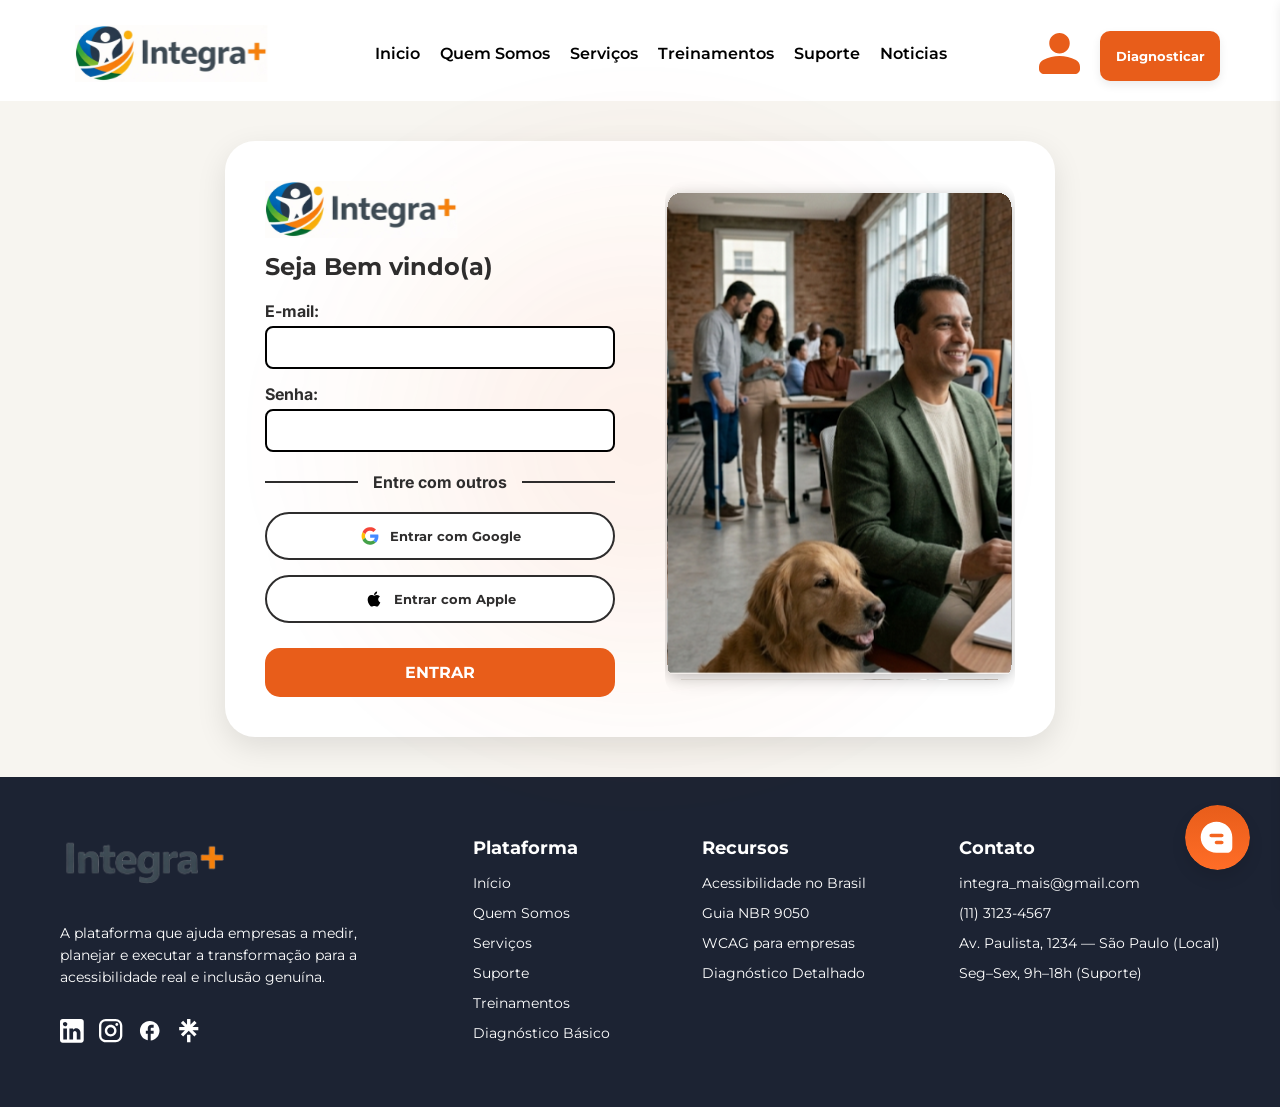
<file: pages/11_login.html>
<!DOCTYPE html>
<html lang="pt-br">
<head>
    <meta charset="UTF-8">
    <meta name="viewport" content="width=device-width, initial-scale=1.0">
    <title>Login</title>
    <link rel="stylesheet" href="/Css/header.css">
    <link rel="stylesheet" href="/Css/footer.css">
    <link rel="stylesheet" href="/Css/chatbot.css" type="text/css">
    <link rel="stylesheet" href="/Css/login.css" type="text/css">
    <script src="/components/footer.js" ></script>
    <script src="/components/header.js" ></script>
</head>
<body>

    <header-component></header-component>
    <main>

       <div class="container">
    <section class="login-container hidden">

        <div class="login-conteudo hidden-left">
            <div class="logo">
                <img src="/img/Logo_Integra+.svg" alt="Logo da integra mais">
            </div>

            <h1>Seja Bem vindo(a)</h1>

            <form action="#">
                <div class="campo_login">
                    <label for="email">E-mail:</label>
                    <input type="email" id="email" name="email">
                </div>

                <div class="campo_login">
                    <label for="senha">Senha:</label>
                    <input type="password" id="senha" name="senha">
                </div>

                <div class="divisor">
                    <hr> <span>Entre com outros</span> <hr>
                </div>

                <button type="button" class="btn-social">
                    <img src="/img/icone-google.svg" alt="G" style="width: 20px;"> 
                    Entrar com Google
                </button>

                <button type="button" class="btn-social">
                    <img src="/img/icone_apple.svg" alt="A" style="width: 20px;"> 
                    Entrar com Apple
                </button>

                <button type="button" class="btn-entrar" onclick="window.location.href='/index.html'">ENTRAR</button>
            </form>
        </div> <div class="login-imagem"> 
            <img src="/img/pessoa_cega_c_cao_guia.svg" alt="Pessoas no escritório com cão guia"> 
        </div>
        
        </section>
</div>
    </main>
    <footer-componente></footer-componente>
    <div vw class="enabled">
        <div vw-access-button class="active"></div>
        <div vw-plugin-wrapper>
            <div class="vw-plugin-top-wrapper"></div>
        </div>
    </div>

    <script src="https://vlibras.gov.br/app/vlibras-plugin.js"></script>
    <script>
        new window.VLibras.Widget('https://vlibras.gov.br/app');
    </script>

    <script>
        (function(d){
            var s = d.createElement("script");
            /* IMPORTANTE: Substitua 'SEU_ID_AQUI' pelo ID real da sua conta UserWay */
            s.setAttribute("data-account", "SEU_ID_AQUI"); 
            s.setAttribute("src", "https://cdn.userway.org/widget.js");
            (d.body || d.head).appendChild(s);
        })(document);
    </script>
    <script src="/Js/chatbot.js" defer></script>
</body>
</html>
</file>
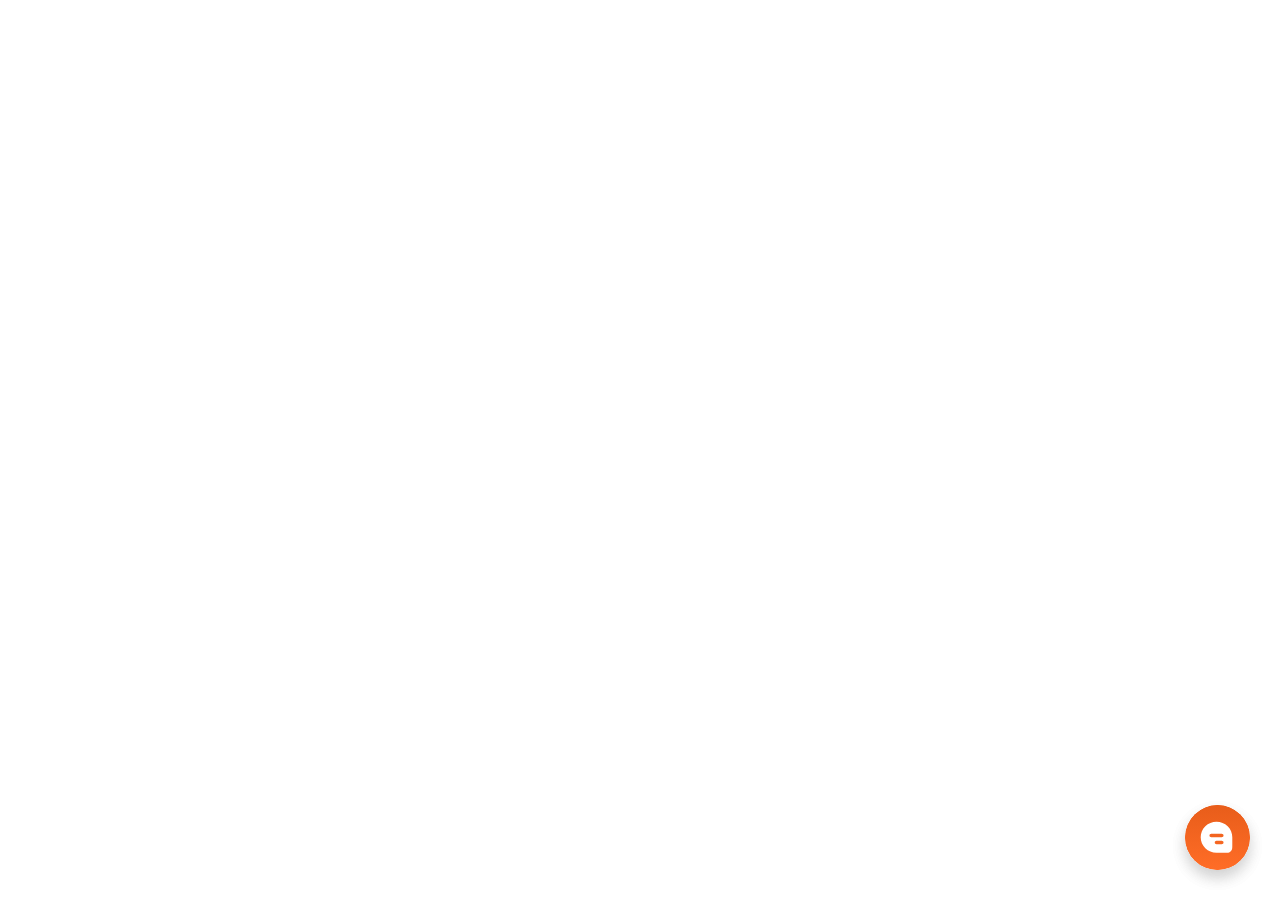
<file: pages/chatbot.html>
<!DOCTYPE html>
<html lang="pt-br">

<head>
    <meta charset="UTF-8">
    <meta name="viewport" content="width=device-width, initial-scale=1.0">
    <title>Chat_bot da Integra+</title>
   
    <link rel="stylesheet" href="/Css/chatbot.css" type="text/css">
</head>

<body>
    <aside class="container_chatbot">
        <div class="chat_janela" id="chatJanela">
            <div class="chat_header">
                <div class="atendente_info">
                    
                    <img src="/img/Ícone de chatbot amistoso e moderno.png" alt="icone do nosso chatbot"
                        class="foto_atendente">
                </div>
                <button class="btn_fechar" id="btnFecharChat" aria-label="Fechar Chat">×</button>
            </div>

            <div class="chat_body" id="chat-messages"></div>

            <div class="chat_footer">
                <div class="input_container">
                    <input type="text" id="user-input" placeholder="Escreva aqui...">
                    <button class="btn_enviar" id="btnEnviarMsg"> <img src="/img/Vector (8).svg">
                    </button>
                </div>
            </div>
            <p class="nota_seguranca">Integra+ <br> Inclusão que se constrói.</p>
        </div>

        <div class="chat_icone_flutuante" id="btnAbrirChat">
            
            <img src="/img/Chat_bot_icone.svg" alt="Abrir atendimento">
        </div>
    </aside>

  
    <script src="/Js/chatbot.js"></script>
</body>

</html>
</file>
<file: Css/servicos.css>
@import url('https://fonts.googleapis.com/css2?family=Inter:ital,opsz,wght@0,14..32,100..900;1,14..32,100..900&family=Montserrat:ital,wght@0,100..900;1,100..900&family=Roboto:ital,wght@0,100..900;1,100..900&family=Work+Sans:ital,wght@0,100..900;1,100..900&display=swap');

* {
    margin: 0px;
    padding: 0px;
    box-sizing: border-box;
}

main {
    height: auto;
    color: #fff;
    font-family: "Inter", sans-serif;
    display: flex;
    flex-direction: column;
    gap: 80px;
}

#home_page {
    width: 100%;
    height: auto;
    display: flex;
    position: relative;
}

#home_img {
    height: 100%;
    width: 100%;
}

#text_home {
    position: absolute;
    width: 40%;
    height: 350px;
    z-index: 1;
    top: 120px;
    left: 150px;
    line-height: 0.90;
    display: flex;
    flex-direction: column;
    gap: 110px;
}

#tex_h1 {
    font-family: "Montserrat", sans-serif;
    font-size: 2.5rem;
}

#destaque {
    color: #E85D1A;
}

#botao_home {
    display: inline-flex;
    justify-content: center;
    align-items: center;
    width: fit-content;
    padding: 12px 32px;
    font-size: 1rem;
    font-family: "Montserrat", sans-serif;
    background-color: #E85D1A;
    border-radius: 6px;
    box-shadow: 1px 1px 10px 4px rgba(197, 197, 197, 0.3);
    white-space: nowrap;
}

#botao_home:hover {
    transform: translateY(-3px);
    background-color: rgb(196, 77, 20);
}

#diagnostico {
    width: 75%;
    text-align: center;
    height: 380px;
    margin: auto;
    align-items: center;
    flex-direction: column;
    justify-content: center;
    display: flex;
    color: #000;
    gap: 30px;
}

#titu_h2 {
    font-family: "Montserrat", sans-serif;
    height: auto;
    width: 80%;
    gap: 8px;
    display: flex;
    justify-content: center;
    align-items: center;
    font-size: 2rem;
}

#titu_p {
    font-family: "Inter", sans-serif;
    height: auto;
    width: 70%;
    font-size: 1rem;
    line-height: 1.5;
}

#botao_diag {
    background-color: #E85D1A;
    color: #fff;
    height: 50px;
    font-size: 1rem;
    width: 29%;
    display: flex;
    justify-content: center;
    align-items: center;
    border-radius: 10px;
    margin-top: 30px;
}

#botao_diag:hover {
    transform: translateY(-3px);
    background-color: rgb(196, 77, 20);
}

#servicos {
    width: 100%;
    height: auto;
    display: flex;
    flex-direction: column;
    justify-content: center;
    align-items: center;
}

#home_serv {
    width: 80%;
    height: auto;
    display: flex;
    flex-direction: column;
    justify-content: center;
    align-items: center;
    color: #000;
    text-align: center;
}

#serv_h2 {
    font-family: "Montserrat", sans-serif;
    font-size: 2rem;
}

#serv_p {
    font-family: "Inter", sans-serif;
    width: 70%;
    margin-top: 15px;
    font-size: 1rem;
}

#conteiner {
    margin-top: 40px;
    height: 700px;
    width: 100%;
    display: flex;
    justify-content: space-around;
    flex-direction: row;
    align-items: center;
}

.bloc {
    color: #000;
    height: 659px;
    width: 428px;
    border-radius: 5%;
    box-shadow: 15px 15px 14px rgba(167, 166, 166, 0.3);
}

.bloc:hover {
    transform: translateY(-5px);
    background-color: #f9f8f8;
}

.caixa_info {
    display: flex;
    justify-content: center;
    align-items: center;
    flex-direction: column;
}

#amarelo {
    height: 10%;
    width: 100%;
    background-color: #E6A817;
    border-radius: 22px 22px 0px 0px;
}

#azul {
    height: 10%;
    width: 100%;
    background-color: #1A8A5A;
    border-radius: 22px 22px 0px 0px;
}

#verde {
    height: 10%;
    width: 100%;
    display: flex;
    justify-content: center;
    align-items: center;
    color: #fff;
    font-size: 1rem;
    background-color: #1E5FA8;
    border-radius: 22px 22px 0px 0px;
}

.nome_conte {
    font-family: "Montserrat", sans-serif;
    margin-top: 50px;
    width: 85%;
    height: auto;
    font-size: 1.5rem;
}

.preco {
    font-family: "Inter", sans-serif;
    margin-top: 19px;
    width: 85%;
    font-size: 1rem;
    height: auto;
}

.num {
    margin-left: 2px;
    font-size: 1.25rem;
    font-weight: bolder;
    color: #252121;
}

.benficios {
    font-family: "Inter", sans-serif;
    margin-top: 35px;
    width: 85%;
    height: auto;
    font-size: 1rem;
    line-height: 1.50;
}

#botao_conte {
    width: 60%;
    height: 50px;
    margin-top: 150px;
    color: #ffffff;
    display: flex;
    background-color: #E6A817;
    font-size: 1rem;
    justify-content: center;
    align-items: center;
    border-radius: 14px;
    box-shadow: 1px 1px 14px 4px rgba(167, 166, 166, 0.3);
}

#botao_conte:hover {
    background-color: #bf8a0e;
}

#botao_conteA {
    width: 60%;
    height: 50px;
    margin-top: 110px;
    color: #ffffff;
    display: flex;
    background-color: #1A8A5A;
    font-size: 1rem;
    justify-content: center;
    align-items: center;
    border-radius: 14px;
    box-shadow: 1px 1px 14px 4px rgba(167, 166, 166, 0.3);
}

#botao_conteA:hover {
    background-color: #0e6740;
}

#botao_conteV {
    width: 60%;
    height: 50px;
    margin-top: 45px;
    color: #ffffff;
    display: flex;
    background-color: #1E5FA8;
    font-size: 1rem;
    justify-content: center;
    align-items: center;
    border-radius: 14px;
    box-shadow: 1px 1px 14px 4px rgba(167, 166, 166, 0.3);
}

#botao_conteV:hover {
    background-color: #134278;
}

#Individual {
    width: 100%;
    height: 590px;
    display: flex;
    flex-direction: row;
}

#parte1 {
    width: 60%;
    height: 100%;
    color: #000;
}

#titulo {
    font-family: "Montserrat", sans-serif;
    font-size: 2.5rem;
    margin-left: 280px;
    margin-top: 90px;
}

#ind_p {
    font-family: "Inter", sans-serif;
    font-size: 1rem;
    margin-top: 20px;
    width: 55%;
    margin-left: 280px;
    line-height: 1.5;
}

#botao_ind {
    font-size: 1rem;
    display: flex;
    color: #ffffff;
    justify-content: center;
    align-items: center;
    margin-left: 280px;
    margin-top: 40px;
    height: 50px;
    width: 25%;
    border-radius: 15px;
    background-color: #E85D1A;
    box-shadow: 5px 5px 14px rgba(0, 0, 0, 0.3);
}

#botao_ind:hover {
    background-color: rgb(196, 77, 20);
}

#imd_inf {
    height: 85%;
    width: 90%;
    display: flex;
    margin-top: 50px;
}

#imd_inf img {
    height: 100%;
    width: 100%;
}

#espaco {
    height: 40px;
}

.enabled {
    position: fixed !important;
    bottom: 20px !important;
    right: 10px !important;
    left: auto !important;
}

div#userwayAccessibilityIcon,
.userway_buttons_wrapper,
.u_w {
    bottom: 20px !important;
    left: 22px !important;
    right: auto !important;
    top: auto !important;
}

@media (min-width: 768px) and (max-width: 1024px) {
    main {
        gap: 50px;
    }

    #text_home {
        width: 55%;
        top: 80px;
        left: 60px;
        gap: 70px;
        height: auto;
    }

    #tex_h1 {
        font-size: 2rem;
    }

    #botao_home {
        font-size: 0.875rem;
        padding: 10px 24px;
    }

    #diagnostico {
        width: 90%;
        height: auto;
        padding: 40px 0;
        gap: 20px;
    }

    #titu_h2 {
        font-size: 2rem;
        width: 100%;
    }

    #titu_p {
        font-size: 1rem;
        width: 85%;
    }

    #botao_diag {
        font-size: 1rem;
        width: 42%;
        height: 48px;
    }

    #home_serv {
        width: 90%;
    }

    #serv_h2 {
        font-size: 2rem;
    }

    #serv_p {
        font-size: 1rem;
        width: 85%;
    }

    #conteiner {
        height: auto;
        flex-direction: column;
        gap: 30px;
        padding: 0 20px;
        align-items: center;
    }

    .bloc {
        width: 90%;
        max-width: 480px;
        height: auto;
        padding-bottom: 30px;
    }

    #amarelo,
    #azul,
    #verde {
        height: 70px;
    }

    .nome_conte {
        margin-top: 30px;
        font-size: 1.5rem;
    }

    .preco {
        font-size: 1rem;
    }

    .benficios {
        font-size: 1rem;
    }

    #botao_conte,
    #botao_conteA,
    #botao_conteV {
        margin-top: 30px;
        width: 70%;
        font-size: 1rem;
    }

    #Individual {
        display: flex;
        align-items: center;
        justify-content: center;
        height: auto;
    }

    #parte1 {
        width: 100%;
        display: flex;
        flex-direction: column;
        align-items: center;
        text-align: center;
    }

    #titulo {
        font-size: 2rem;
        margin-left: 0;
        margin-top: 50px;
        width: 80%;
    }

    #ind_p {
        font-size: 1rem;
        width: 80%;
        margin-left: 0;
    }

    #botao_ind {
        margin-left: 0;
        width: 50%;
        font-size: 1rem;
    }

    #imd_inf {
        display: none;
    }
}

@media (max-width: 600px) {
    main {
        gap: 40px;
    }

    #home_page {
        min-height: 320px;
    }

    #home_img {
        object-fit: cover;
        min-height: 320px;
    }

    #text_home {
        width: 85%;
        top: 40px;
        left: 20px;
        gap: 40px;
        height: auto;
    }

    #tex_h1 {
        font-size: 1.625rem;
    }

    #botao_home {
        font-size: 0.875rem;
        padding: 10px 20px;
        border-radius: 10px;
    }

    #diagnostico {
        width: 95%;
        padding: 30px 0;
        gap: 16px;
        height: auto;
    }

    #titu_h2 {
        font-size: 1.375rem;
        width: 100%;
        flex-direction: column;
        text-align: center;
    }

    #titu_p {
        font-size: 1rem;
        width: 95%;
        line-height: 1.4;
    }

    #botao_diag {
        font-size: 1rem;
        width: 70%;
        height: 44px;
    }

    #servicos {
        padding: 0 10px;
    }

    #home_serv {
        width: 100%;
    }

    #serv_h2 {
        font-size: 1.375rem;
    }

    #serv_p {
        font-size: 1rem;
        width: 95%;
    }

    #conteiner {
        flex-direction: column;
        height: auto;
        gap: 24px;
        padding: 0 10px;
        margin-top: 24px;
    }

    .bloc {
        width: 100%;
        max-width: 100%;
        height: auto;
        padding-bottom: 24px;
        border-radius: 16px;
    }

    .bloc:hover {
        transform: none;
    }

    #amarelo,
    #azul,
    #verde {
        height: 60px;
        font-size: 1rem;
    }

    .nome_conte {
        margin-top: 20px;
        font-size: 1.375rem;
    }

    .preco {
        font-size: 1rem;
        margin-top: 12px;
    }

    .num {
        font-size: 1.25rem;
    }

    .benficios {
        font-size: 1rem;
        margin-top: 20px;
    }

    #botao_conte,
    #botao_conteA,
    #botao_conteV {
        width: 80%;
        height: 44px;
        font-size: 1rem;
        margin-top: 20px;
    }

    #Individual {
        display: flex;
        align-items: center;
        justify-content: center;
        height: auto;
    }

    #parte1 {
        width: 100%;
        display: flex;
        flex-direction: column;
        align-items: center;
        text-align: center;
    }

    #titulo {
        font-size: 1.625rem;
        margin-left: 0;
        margin-top: 30px;
        width: 85%;
    }

    #ind_p {
        font-size: 1rem;
        width: 85%;
        margin-left: 0;
        margin-top: 12px;
    }

    #botao_ind {
        margin-left: 0;
        margin-top: 20px;
        width: 70%;
        height: 44px;
        font-size: 0.875rem;
    }

    #imd_inf {
        display: none;
    }
}

/*------------------Posicionamento das ferramentas de acessibilidade------------------------*/

.enabled{
    position: fixed !important;
    bottom: 20px !important;
    right: 10px !important;
    left: auto !important;
}

div#userwayAccessibilityIcon, 
.userway_buttons_wrapper, 
.u_w {

    bottom: 20px !important;
    left: 30px !important;
    right: auto !important; 
    top: auto !important;
}
</file>
<file: Css/header.css>
@import url('https://fonts.googleapis.com/css2?family=Inter:ital,opsz,wght@0,14..32,100..900;1,14..32,100..900&family=Montserrat:ital,wght@0,100..900;1,100..900&family=Roboto:ital,wght@0,100..900;1,100..900&family=Work+Sans:ital,wght@0,100..900;1,100..900&display=swap');


*{
    margin: 0px;
    padding: 0px;
    box-sizing: border-box;
}

.header_container{
    max-width: 1200px;
    margin: 0 auto;
    padding: 0 20px;

    display: flex;
    align-items: center;
    justify-content: space-between;
}

header{
    box-shadow: 0px 4px 10px rgb(0, 0, 0,  0.08);
    gap: 30px;
    margin-top: 30px;
    background-color: white;
    padding-top: 10px;
    margin-top: 0px;
    
}

.container_logo{
    padding: 15px;

}

.links_container{
    display: flex;
    align-items: center;
    justify-content: center;
    gap: 20px;
    font-family: "Montserrat", sans-serif;
    font-optical-sizing: auto;
    font-weight: 600;
    font-style: normal;
    font-style: normal;
}

.links_container a{
    position: relative;
    padding-bottom: 5px;
    transition: color 0.3s ease;
}

.links_container a:hover{
    color: #E85D1A;
}

.links_container a::after{
    content: '';
    position: absolute;
    bottom: 0;
    left: 50%;
    width: 0;
    height: 2px;
    background-color: #E85D1A;
    transition: width 0.3 ease, left 0.3s ease; 
}

.links_container a:hover::after{
    width: 100%;
    left: 0;
}

.container_botoes{
    display: flex;
    align-items: center;
    gap: 20px;
}

.botao_de_diagnostico{
    width: 120px;
    height: 50px;
    border-radius: 10px;
    border: none;
    font-family: "Montserrat", sans-serif;
    font-weight: 700;
    color:white;
    background-color: #E85D1A;
    box-shadow: 0px 4px 10px rgb(0, 0, 0,  0.08);
    transition: transform 0.3s ease; 
    cursor: pointer;
}

.botao_de_diagnostico:hover{
    transform: scale(1.1);
    box-shadow: 0px 6px 15px rgb(232, 93, 26, 0.4);
}

.icone_perfil {
    display: block;
    background: none;
    border: none;
    cursor: pointer;
    transition: transform 0.3s ease, box-shadow 0.3s ease;
}

.botao_menu_lateral{
    display: none;
    background: none;
    border: none;
    cursor: pointer;
    transition: transform 0.3s ease, box-shadow 0.3s ease;
}
.icone_perfil:hover{
    transform: translateY(-5px);
    filter: drop-shadow(0px 5px 10px rgb(232, 93, 26, 0.3));
}

.botao_menu_lateral:hover{
    transform: translateY(-5px);
}

.botao_menu_lateral img{
    width: 35px;
    height: auto;
    display: block;
    
}


/* Estilização do menu lateral 
-------------------------------------*/

/*area de fora do menu*/

.container_menu_lateral{
    position: fixed;
    top: 0px;
    right: 0px;
    width: 300px;
    height: 100vh;
    background-color: white;
    z-index: 2000;
    padding: 20px;
    box-shadow: 0px 4px 10px rgb(0, 0, 0,  0.08); 

    transform: translateX(100%);
    transition: transform 0.4s ease-in-out;

    display: flex;
    flex-direction: column;
} 

.container_menu_lateral.ativo{
    transform: translateX(0);
}
/*area de dentro do menu*/

.header_menu_lateral{
    display: flex;
    justify-content: space-between;
    align-items: center;
    width: 100%;
    margin-bottom: 20px;

}

.botoes_menu_lateral{
    display: flex;
    gap: 15px;
    margin-top: 40px;

}

.botao_cadastre_se{
    width: 120px;
    height: 40px;
    font-family: "Montserrat", sans-serif;
    font-size: 14px;
    cursor: pointer;
    background-color: #E85D1A;
    color: white;
    border-radius: 10px;
    border: none;
    font-weight: 600;
}


.botao_entrar{
    width: 100px;
    height: 40px;
    background: none;
    border: 2px solid black;
    padding: 10px 15px;
    border-radius: 10px;
    font-weight: 600;
    font-size: 14px;
}

.botao_fechar{
    background: none;
    border: none;
    cursor: pointer;
    margin-left: 50px;
}

.menu_lateral_links{
    display: flex;
    flex-direction: column;
    gap: 20px;
    margin-top: 30px;
    font-family: "Montserrat", sans-serif;
    font-weight: 600
    
}

.menu_lateral_links a, 
.botoes_menu_lateral button, 
.botao_fechar {
    transition: all 0.3s ease;
    cursor: pointer;
    position: relative;
}

.menu_lateral_links a:hover {
    color: #E85D1A;
}  

.menu_lateral_links a::after {
    content: '';
    position: absolute;
    bottom: -2px;
    left: 50%;
    width: 0;
    height: 2px;
    background-color: #E85D1A;
    transition: width 0.3s ease, left 0.3s ease;
}

.menu_lateral_links a:hover::after {
    width: 100%;
    left: 0;
}

.botoes_menu_lateral button:hover {
    transform: translateY(-5px); 
    box-shadow: 0px 5px 15px rgba(0, 0, 0, 0.1);       
    }

.botao_fechar:hover {
    transform: translateY(-3px);
    filter: brightness(1.2);
    }


    a{ 
        text-decoration: none;
        color: inherit;
    }

.overlay{
    position: fixed;
    top: 0;
    left: 0;
    width: 100%;
    height: 100%;
    background: rgba(0, 0, 0, 0.5);
    z-index: 1500;
    display: none;
}

.overlay.ativo{
    display: block;
}

/*-------------   VERSÃO TABLET  -----------------*/

    @media(max-width: 1024px) and (min-width: 421px) {
      
        header {
            padding: 10px;
            justify-content: space-between;
            padding-left: 40px;
        }

        .links_container{
            display: none;
        }

        .container_logo{
            margin-left: 0;
            padding: 10px 0;;

        }

        .container_botoes{
            display: flex;
            gap: 15px;
            padding-right: 40px;
        }

        .botao_de_diagnostico{
            display: none;
        }

        .botao_menu_lateral{
           display: block;
           cursor: pointer;
        }
}   

/*-------------  VERSÃO MOBILE -----------------*/

 @media(max-width: 500px) {

      header {
            width: 100%;
            padding-left: 0;
            margin-left: 0;
            display: block;
        }

        .header_container{
            max-width: none !important;
            display: flex !important;
            width: 100%  !important;
            justify-content: space-between !important;
            padding: 10px 15px !important;
        }

        .icone_perfil img, .botao_menu_lateral img{
            width: 30px !important;
            height: auto !important;
        }

        .links_container{
            display: none !important;
        }

        .container_logo{
            margin-left: 0 !important;
            padding: 0 !important;
        }

        .container_logo img{
            max-width: 130px !important;
            height: auto;
        }

        .container_botoes{
            display: flex !important;
            gap: 15px !important;
            padding-right: 0 !important;
            margin-right: 0 !important;
        }

        .botao_de_diagnostico{
            display: none !important;
        }

        .botao_menu_lateral{
           display:inline;
           cursor: pointer;
        } 
    }

/*------------------Posicionamento das ferramentas de sustentabilidade------------------------*/

.enabled{
    position: fixed !important;
    bottom: 20px !important;
    right: 10px !important;
    left: auto !important;
}

div#userwayAccessibilityIcon, 
.userway_buttons_wrapper, 
.u_w {

    bottom: 20px !important;
    left: 10px !important;
    right: auto !important; 
    top: auto !important;
}
</file>
<file: Css/footer.css>
@import url('https://fonts.googleapis.com/css2?family=Inter:ital,opsz,wght@0,14..32,100..900;1,14..32,100..900&family=Montserrat:ital,wght@0,100..900;1,100..900&family=Roboto:ital,wght@0,100..900;1,100..900&family=Work+Sans:ital,wght@0,100..900;1,100..900&display=swap');

*{
    padding: 0px;
    box-sizing: border-box;
    margin: 0px;
}

footer{
    background-color:#1C2333 ;
    font-family: "Montserrat", sans-serif;
    padding: 60px 0; 
}


.footer_container{
    max-width: 1200px;
    margin: 0 auto;
    padding: 0 20px;

    display: flex;
    justify-content: space-between; 
    align-items: flex-start; 
    flex-wrap: wrap;
    gap: 30px; 
}


.footer_info {
    flex: 1; 
    min-width: 250px; 
    max-width: 320px; 
}

.logo_footer{
    width: 180px;
    margin-bottom: 25px; 
}

.footer_description {
    color: white;
    font-size: 14px;
    line-height: 1.6; 
    margin-bottom: 30px; 
}

.container_rede_sociais{
    display: flex;
    gap: 15px;
}

.container_rede_sociais img {
    width: 24px;
}

.footer_links{
    display: flex;
    flex-direction: column;

}

.footer_links h4 {
    color: white;
    font-weight: 700;
    font-size: 18px;
    text-transform: none;
    margin-bottom: 15px;
}

.footer_links a, .info_contato {
    color: white;
    text-decoration: none;
    font-size: 14px;
    font-weight: 400;
}

.footer_links a:hover {
    text-decoration: underline;
}

footer-componente{
    display: block; 
    transform: translateY(30px);
    opacity: 1;
    transition: all 1.2s cubic-bezier(0.22, 1, 0.36, 1);
}

footer-componente.footer-visivel{
    opacity: 1;
    transform: translateY(0);
}

.container_rede_sociais a img{
    transition: transform 0.3s ease;
}

.container_rede_sociais a:hover img{
    transform: scale(1.2) translateY(-8px);
    filter: drop-shadow(0px 0px 10px rgba(232, 93, 26, 0.6)) brightness(1.2);
}

.footer_links a{
    position: relative;
    transition: color 0.3s ease, padding-left 0.3s ease;
}

.footer_links a:hover{
    color: #E85D1A;
    padding-left: 5px;
    text-decoration: none;
}

.footer_links .footer-nav {
    display: flex;
    flex-direction: column;
    gap: 12px; 
}

.footer_links .footer-nav a:hover {
    transform: translateX(8px);
    color: #E85D1A;
}

.coluna {
    opacity: 0;
    transform: translateY(30px);
    transition: opacity 0.6s ease, transform 0.6s ease;
}

/* ------------------ Tablet ------------------ */

@media (max-width: 1024px){

    .footer_container {
        justify-content: flex-start; 
        gap: 40px;
    }
}

/* ------------------ Mobile ------------------ */

@media (max-width: 768px){
    .footer_container {
        flex-direction: row; 
        align-items: flex-start;
        gap: 40px;
    }

    .footer_info {
        max-width: 100%; 
        width: 100%;
    }

    .footer_plataforma{
        width: 100%;
    }

    .footer_plataforma .footer-nav{
        gap: 15px;
    }

    .footer_links h4{
        margin-bottom: 10px;
    }

    .footer_recursos{
        display: none;
    }

    .footer_contato{
        display: none;
    }
}
</file>
<file: Css/chatbot.css>
.container_chatbot {
    position: fixed;
    bottom: 30px;
    right: 30px;
    z-index: 9999;
    font-family: 'Inter', sans-serif; 
}

.chat_icone_flutuante img {
    width: 65px;
    height: auto;
    cursor: pointer;
    box-shadow: 0px 8px 15px rgba(0, 0, 0, 0.1);
    border-radius: 50%;
    transition: transform 0.3s;
    display: block;
    animation: flutuar 2s ease-in-out infinite;
}

.chat_icone_flutuante img:hover {
    transform: scale(1.15);
}

.chat_janela {
    display: none; /* Começa escondido */
    flex-direction: column; /* FIX: Coloca topo, meio e fundo um EM CIMA do outro */
    width: 320px;
    height: 450px;
    background-color: white;
    border-radius: 20px;
    overflow: hidden; 
    box-shadow: 0px 10px 40px rgba(0, 0, 0, 0.1);
    position: absolute;
    bottom: 85px; /* Ajustei para ficar acima do ícone */
    right: 0;
    z-index: 1000;
}

.chat_header {
    background: linear-gradient(#E85D1A, #FF6D27);
    padding: 10px 15px;
    display: flex;
    justify-content: space-between;
    align-items: center;
    flex-shrink: 0; /* Trava o topo para ele não encolher */
    height: 70px;
}

.foto_atendente {
    width: 60px;
    height: 60px;
}

.btn_fechar {
    background: none;
    border: none;
    color: white;
    font-size: 28px;
    cursor: pointer;
}


.chat_body {
    flex: 1; /* Ocupa todo o espaço central */
    overflow-y: auto; /* Permite rolar as mensagens */
    padding: 20px;
    display: flex;
    flex-direction: column; /* Mensagens também ficam em pilha */
    gap: 12px;
    background-color: #ffffff;
    min-height: 0; /* Importante para o scroll funcionar no flex */
}

.mensagem_atendente p {
    padding: 12px 16px;
    font-size: 15px;
    line-height: 1.5;
    max-width: 85%;
    line-height: 1.4;
    color: #333;
    word-wrap: break-word;
}

.message{
    padding: 12px 18px;
    margin-bottom: 10px;
    border-radius: 20px; 
    font-size: 14px;
    line-height: 1.4;
    max-width: 80%;    
    word-wrap: break-word;
    display: inline-block; 
    position: relative;
}

.user{
    align-self: flex-end; 
    background-color: #FF6D27; 
    color: white;
    border-bottom-right-radius: 4px; 
}

/*.bot{
    align-self: flex-start;
    background-color: #F0F2F5;
    color: #333;
    border-bottom-left-radius: 4px;
    border-radius: 10px;
    width: 100%;
    height: 70px;
}

*/

.bot {
    align-self: flex-start; /* Alinha na esquerda */
    background-color: #F0F2F5; /* Cinza claro suave */
    color: #333;
    border-bottom-left-radius: 4px; /* Pontinha no canto */
}

.chat_opcoes {
    display: flex;
    flex-direction: column;
    gap: 8px;
    margin-bottom: 15px;
}

.btn_opcao {
    background-color: #F0F2F5; 
    border: 1px solid #DCDFE4;
    padding: 12px 18px;
    border-radius: 10px;
    font-size: 14px;
    color: #1a2b3c;
    cursor: pointer;
    text-align: left;
    transition: 0.2s;
}

.btn_opcao:hover {
    background-color: #E4E6EB;
}

.chat_footer {
  padding: 15px;
    border-top: 1px solid #EEE;
    background-color: white;
    flex-shrink: 0;        /* Trava o rodapé no fundo */
}

.input_container {
    background-color: #F0F2F5;
    border-radius: 30px;
    display: flex;
    align-items: center;
    padding: 5px 15px;
}

.icon_anexo {
    width: 20px;
    cursor: pointer;
    opacity: 0.6;
}

.input_container input {
    flex: 1;
    background: none;
    border: none;
    padding: 10px;
    outline: none;
    font-size: 14px;
}

.btn_enviar {
    background: none;
    border: none;
    cursor: pointer;
}

.btn_enviar img {
    width: 20px;
    opacity: 0.8;
    margin-top: 5px;
    margin-right: 2px;
}

.nota_seguranca {
    font-size: 11px;
    color: #888;
    text-align: center;
    margin-top: 10px;
}

.chatbot-btn {
    position: fixed;
    bottom: 80px;
    right: 24px;
}

/*------Animação de carregamento de resposta do chatbot------*/

.typing{
    display: flex;
    gap: 4px;
    padding: 5px;
}

.dot{
    width: 8px;
    height: 8px;
    background-color: #555;
    border-radius: 50%;
    animation: pulsar 1.4s infinite ease-in-out both;
}
.dot:nth-child(2) { animation-delay: 0.2s; }
.dot:nth-child(3) { animation-delay: 0.4s; }

/* A animação de piscar */
@keyframes pulsar {
    0%, 80%, 100% { transform: scale(0); opacity: 0.3; }
    40% { transform: scale(1); opacity: 1; }
    }

    @keyframes flutuar {
    0% { transform: translateY(0); }
    50% { transform: translateY(-8px); }
    100% { transform: translateY(0); }
}
</file>
<file: Css/treinamento.css>
@import url('https://fonts.googleapis.com/css2?family=Inter:ital,opsz,wght@0,14..32,100..900;1,14..32,100..900&family=Montserrat:ital,wght@0,100..900;1,100..900&family=Roboto:ital,wght@0,100..900;1,100..900&family=Work+Sans:ital,wght@0,100..900;1,100..900&display=swap');

* {
    margin: 0px;
    padding: 0px;
    box-sizing: border-box;
}


main h1, main h2, main h3{
    font-family: "Montserrat", sans-serif;
}

main {
    height: auto;
    background-color: #fff;
    font-family: "Inter", sans-serif;
}

#home_page {
    background-color: #1b2232;
    width: 100%;
    height: auto;
    color: white;
    display: flex;
}

.home_texto {
    width: 50%;
    padding: 100px;
    display: flex;
    flex-direction: column;
    gap: 35px;
}

.home_texto h1 {

    width: 120%;
    line-height: 0.90;/* altura das letras*/
    font-family: montserrat;
    font-size: 40px;

}

.destaque {
    color: #E85D1A;
}

.home_p {
    width: 130%;
    height: auto;
    font-size: 16px;
}

.botoes {
    width: 50%;
    height: auto;
    display: flex;
    flex-direction: column;
    font-size: 16px;
    gap: 21px;
    font-weight: 700; 
    align-items: center;
    text-align: center; 
}

.botao {
    display: flex;
    justify-content: center;
    align-items: center;
    width: 100%;
    height: 60px;
    background-color: #E85D1A;
    gap: 10px;
    border-radius: 16px;
    box-shadow: 1px 1px 10px 4px rgba(197, 197, 197, 0.3);
}

.botao:hover {
    transform: translateY(-3px);
    background-color: rgb(196, 77, 20);
}

.botao:active {
    transform: scale(0.97);
    box-shadow: 0px 4px 10px rgba(109, 109, 109, 0.08);
    background-color: #a03e10;
}

/* Definição do movimento de "levitar" */
@keyframes flutuar {
    0% {
        transform: translateY(0px);
    }

    50% {
        transform: translateY(-10px);
    }

    100% {
        transform: translateY(0px);
    }
}

.card_dados,
.card_certi,
.card_trof {
    animation: flutuar 3s ease-in-out infinite;
}

.card_certi {
    animation-delay: 0.5s;
}

.card_trof {
    animation-delay: 1s;
}

.home_dados {

    position: relative;
    margin-left: 90px;
    margin-top: 50px;
    width: 571px;
    height: 390px;
    color: black;
    font-family: Bricolage Grotesque;
}

.card_trof {
    position: absolute;
    width: 245px;
    height: 77px;
    left: 326px;
    background-color: #fff;
    border-radius: 20px;
    box-shadow: 0 10px 30px rgba(0, 0, 0, 0.3);
    display: flex;
    align-items: center;
    justify-content: center;
    font-size: 15px;
    z-index: 3;
}

.card_trof p {
    font-size: 14px;
    font-family: "Inter", sans-serif;
}

.card_trof h2{
    font-family: "Montserrat", sans-serif;
    font-weight: 800;
}

.card_trof img {
    width: 20px;
    height: 40px;
}

.card_dados {
    position: absolute;
    left: 64px;
    top: 47px;
    width: 474px;
    height: auto;
    background-color: #fff;
    border-radius: 20px;
    box-shadow: 0 10px 30px rgba(0, 0, 0, 0.2);
    padding-bottom: 20px;
    z-index: 2;
}

#head_dados {
    padding: 30px 35px 15px 35px;
    display: flex;
    justify-content: space-between;
    align-items: center;
    font-size: 15px;
}

#head_dados p {
    font-size: 14px;
    color: #000000;
    font-family: "Inter", sans-serif;
}

.barras {
    padding: 0 35px;
}

.pro {
    margin-bottom: 20px;
}

.inf {
    display: flex;
    justify-content: space-between;
    margin-bottom: 8px;
}

.inf p {
    margin: 0;
    font-size: 14px;
    font-weight: bold;
    color: #000000;
    font-family: "Inter", sans-serif;
}

.barra-fundo {
    width: 100%;
    height: 8px;
    background-color: #eee;
    border-radius: 10px;
    position: relative;
}

/* animaço */
.barra-progresso {
    height: 100%;
    border-radius: 20px;
    width: 0;
    animation: carregarBarra 1.5s forwards cubic-bezier(0.1, 0.5, 0.5, 1);
}

@keyframes carregarBarra {
    to {
        width: var(--percentual);
    }
}

#verde {
    --percentual: 94%;
    background-color: #22c55e;
    animation-delay: 0.2s;
}

#azul {
    --percentual: 88%;
    background-color: #3b82f6;
    animation-delay: 0.4s;
}

#amarelo {
    --percentual: 81%;
    background-color: #eab308;
    animation-delay: 0.6s;
}


.card_certi {
    position: absolute;
    width: 245px;
    height: 77px;
    background-color: #fff;
    border-radius: 20px;
    top: 300px;
    display: flex;
    align-items: center;
    justify-content: center;
    flex-direction: column;
    font-size: 15px;
}

.card_certi p {

    font-size: 14px;
    color: #000;
}

/* fim da home_page*/

/* acessibilidade*/
#acessibilidade {
    background-color: #162B5A;
    width: 90%;
    height: 1420px;
    margin: 100px auto;
    display: flex;
    align-items: center;
    flex-direction: column;
    gap: 50px;
    border-radius: 21px;
}

.acess_topo {
    margin-top: 100px;
    display: flex;
    align-items: center;
    flex-direction: column;
    justify-content: center;
    font-size: 27px;
    gap: 25px;
}

#acess_h1 {
    color: #ffffff;
    text-align: center;
    width: 80%;
}

#acess_h1 h2 {
    font-size: 32px;
}

#MarTex_verde {
    color: #E85D1A
}

#acess_p {
    color: #ffffff;
    font-size: 16px;
    text-align: center;
    width: 79%;
    line-height: 1;
}

#bloc_acess {
    display: flex;
    width: 80%;
    justify-content: center;
    gap: 50px;
    flex-wrap: wrap;
}

.blocos_caixa1 {
   background-color: #fff;
    width: 45%;         
    min-width: 280px;    
    height: auto;      
    min-height: 290px;
    padding: 20px;
    display: flex;
    flex-direction: column;
    gap: 30px;
    box-shadow: 3px 3px 10px rgba(61, 61, 61, 0.5);
    border-radius: 20px;
    box-sizing: border-box; 
}

/* transiçao */
.blocos_caixa1 {
    transition: transform 0.3s ease, box-shadow 0.3s ease;
}

.blocos_caixa1:hover {
    transform: translateY(-10px) scale(1.03);
    box-shadow: 0px 15px 30px rgba(255, 255, 255, 0.35);
}

.blocos_caixa1 {
    opacity: 0;
    transform: translateY(5px);
    animation: subir 0.8s ease forwards;
}

@keyframes subir {
    to {
        opacity: 1;
        transform: translateY(1);
    }
}

.caixa_branca {
    width: 80px;
    height: 80px;
    background-color: #EBEBEB;
    border-radius: 50%;
    display: flex;
    justify-content: center;
    align-items: center;
}

.caixa_branca img {
    width: 80%;
}

.blocos_caixa1 h2 {
    font-size: 32px;
}

.bloco_caixa_p {
    width: 70%;
    font-size: 16px;
    color: #342f2f;
    line-height: 1;
}

/* fim da acessibilidade*/

/* consultoria */
#consultoria {
    width: 90%;
    height: auto;
    margin: 100px auto;
    display: flex;
    align-items: center;
    flex-direction: column;
    gap: 95px;
    font-size: 30px;
}

#home_consutoria h2 {
    font-size: 32px;
}

#consutoria_MarTex {
    color: #E85D1A;
}

#caixote {
    width: 90%;
    height: auto;
    display: flex;
    align-items: center;
    justify-content: center;
    flex-direction: column;
    gap: 90px;

}

.caixa {
    width: 85%;
    height: 400px;
    display: flex;
    flex-direction: row;
}

.caixa-invertida {
    width: 85%;
    height: 400px;
    display: flex;
    flex-direction: row;
    display: flex;
    flex-direction: row-reverse;
}

.esquerda {
    width: 50%;
    margin-left: 40px;

}

.num_1a4 {
    background-color: #1E5FA8;
    margin-top: 40px;
    width: 65px;
    height: 60px;
    justify-content: center;
    display: flex;
    align-items: center;
    font-size: 70px;
    color: #fff;
}

.texto_consultoria {
    margin-left: 95px;
    width: 400px;
    height: 265px;
    display: flex;
    gap: 20px;
    flex-direction: column;
}

.h2_consultoria {
    width: auto;
    font-size: 32px;
    color: #1e1c1c;
}

.p_consultoria {
    color: #262121;
    width: 370px;
    font-size: 16px;
}

.img_consul {
    width: 50%;
}

.img_consul img {
    height: 100%;
    width: 85%;
    margin-left: 30px;
}

/* fim da consultoria */

/* transfomação*/
#transforma {
    margin-top: 150px;
    background-color: #162B5A;
    height: 4000;
    width: 100%;
    color: #ffffff;
    display: flex;
    gap: 30px;
    flex-direction: column;
    align-items: center;
    justify-content: center;
}

#parte_1 {
    width: 90%;
    text-align: center;
    height: auto;
    display: flex;
    align-items: center;
    flex-direction: column;
}

#head_transf {
    margin-top: 50px;
    width: 75%;
    height: auto;
    font-size: 30px;
}

#head_transf h2 {
    font-size: 32px;
}

#tranf_laran {
    color: #E85D1A;
}

#p_transf {
    align-items: center;
    height: 60%;
    height: 40px;
    display: flex;
    justify-content: center;
    font-size: 16px;
}

#trindades {
    margin: 40px;
    width: 85%;
    height: auto;
    display: flex;
    justify-content: space-around;
    flex-direction: row;
}

.bloco {
    background-color: #263963;
    width: 30%;
    border-radius: 18px;
    height: 440px;
    display: flex;
    align-items: center;
    flex-direction: column;
    gap: 40px;

}

.bloco:hover {
    transform: translateY(-5px) scale(1.03);
    background-color: #314266;
    box-shadow: 0px 15px 30px rgba(47, 47, 47, 0.35);
}

.trin_h3 {
    height: 70px;
    margin-top: 40px;
    color: #E85D1A;
    font-size: 50px;
    display: flex;
    justify-content: center;
    align-items: center;
}

.trin {
    justify-content: center;
    align-items: center;
    display: flex;
    flex-direction: column;
    gap: 50px;
}

.trin_h4 {
    display: flex;
    align-items: center;
    justify-content: center;
    width: 50%;
    font-size: 20px;
}

.trin_p {
    width: 80%;
    font-size: 16px;
}

.trin_ps {
    margin-top: 20px;
    width: 80%;
    font-size: 16px;
}

.trin_pd {
    margin-top: 0px;
    width: 80%;
    font-size: 16px;
}

#parte2 {
    padding: 80px;
    color: white;
    text-align: center;
    width: 100%;
    overflow: hidden;
}

.titulo {
    margin-bottom: 40px;
    font-size: 32px;
    padding: 0 20px;
}

.moldura {
    position: relative;
    width: 100%;
    padding: 20px 5%;
    overflow-x: auto;
    scroll-behavior: smooth;
    position: relative;
}

.seta {
    position: absolute;
    top: 50%;
    transform: translateY(-50%);
    background: rgba(156, 156, 156, 0.8);
    color: white;
    border: none;
    width: 45px;
    height: 45px;
    border-radius: 50%;
    cursor: pointer;
    z-index: 10;
    font-size: 20px;
    display: flex;
    align-items: center;
    justify-content: center;
    transition: 0.3s;
}

.seta:hover {
    background: #b5b1af;
    scale: 1.1;
}

.esq {
    left: 10px;
}

.dir {
    right: 10px;
}

.janela {
    width: 100%;
    padding: 20px;
    overflow-x: auto;
    cursor: grab;
    scrollbar-width: none;
}

.janela::-webkit-scrollbar {
    display: none;
}

.trilho {
    display: flex;
    gap: 55px;
    width: max-content;
    padding-right: 40px;
}

.item {
    background: #263963;
    width: 400px;
    padding: 30px;
    display: flex;
    flex-direction: column;
    gap: 20px;
    height: 300px;
    border-radius: 12px;
    text-align: left;
    border: 1px solid rgba(255, 255, 255, 0.1);
    box-shadow: 0 10px 30px rgba(0, 0, 0, 0.3);
    flex-shrink: 0;
}

.estrelas {
    font-size: 30px;
    color: #fbbf24;
    margin-bottom: 10px;
}

.item p {
    font-size: 16px;
    line-height: 1.6;
    color: #cbd5e1;
    margin-bottom: 25px;
    min-height: 80px;
}

.perfil {
    display: flex;
    align-items: center;
    gap: 12px;
}

.foto {
    width: 40px;
    height: 40px;
    border-radius: 50%;
    display: flex;
    align-items: center;
    justify-content: center;
    font-weight: bold;
    font-size: 15px;
}

.laranja {
    background: #E85D1A;
}

.verde {
    background: #22c55e;
}

.roxo {
    background: #a855f7;
}

.azul {
    background: #3b82f6;
}

.info strong {
    display: block;
    font-size: 14px;
}

.info span {
    font-size: 12px;
    color: #94a3b8;
}
/* fim do comentarios */

/* questionario */
#questionario {
    width: 90%;
    margin: 100px auto;
    display: flex;
    flex-direction: column;
    align-items: center;
    gap: 50px;
}

.formulario { 
    width: 60%; 
}

.titulo_quest {
    font-size: 40px;
    font-weight: 800;
    letter-spacing: -1px;
    text-align: center;
    margin-bottom: 10px;
}

.texto-apoio {
    font-size: 16px;
    color: #2a2b2c;
    text-align: center;
    margin-bottom: 50px;
}

form {
    display: flex;
    flex-direction: column;
    gap: 14px;
}

.form {
    padding: 16px 20px;
    border-radius: 20px;
    display: flex;
    flex-direction: column;
    gap: 8px;
    box-shadow: 0 10px 30px rgba(0,0,0,.2);
    transition: transform .3s, box-shadow .3s;
}

.item:hover {
    transform: translateY(-5px);
    box-shadow: 0 15px 40px rgba(0,0,0,.3);
}

.item label {
    font-size: 11px;
    font-weight: 800;
    text-transform: uppercase;
    letter-spacing: 1.5px;
    color: #94a3b8;
}

.campo {
    width: 100%;
    height: 42px;
    background: #f8f7f4;
    border: 2px solid transparent;
    border-radius: 12px;
    padding: 0 14px;
    font: 14px "Montserrat", sans-serif;
    color: #1e293b;
    outline: none;
    transition: .2s;
}

.campo:focus {
    border-color: #2160a9;
    background: white;
}

.duas-colunas {
    display: grid;
    grid-template-columns: 1fr 1fr;
    gap: 20px;
}

.botao-azul {
    display: block;
    width: 50%;
    margin: 20px auto 0;
    height: 50px;
    background: #2160a9;
    color: white;
    border: none;
    border-radius: 40px;
    font-size: 15px;
    font-weight: 800;
    cursor: pointer;
    transition: all .3s;
    box-shadow: 0 10px 20px rgba(33,96,169,.3);
}

.botao-azul:hover {
    background: #1a4d87;
    transform: translateY(-3px);
    box-shadow: 0 15px 30px rgba(33,96,169,.4);
}

.botao-azul:active { transform: scale(.98); }

.sucesso {
    display: none;
    width: 50%;
    margin: 20px auto 0;
    text-align: center;
    color: #22c55e;
    font-size: 20px;
    font-weight: 700;
    padding: 20px;
    background: rgba(34,197,94,.1);
    border-radius: 15px;
}

.rodapee {
    display: flex;
    align-items: center;
    justify-content: center;
}

.enabled{
    position: fixed !important;
    bottom: 20px !important;
    right: 10px !important;
    left: auto !important;
}

div#userwayAccessibilityIcon, 
.userway_buttons_wrapper, 
.u_w {

    bottom: 20px !important;
    left: 22px !important;
    right: auto !important; 
    top: auto !important;
}


/* tablet */
@media (min-width: 768px) and (max-width: 1024px) {

    /* home page*/
    #home_page {
        flex-direction: column;
        align-items: center;
        padding-bottom: 60px;
    }

    .home_texto {
        width: 100%;
        padding: 60px 40px 30px 40px;
        gap: 28px;
    }

    .home_texto h1 {
        width: 100%;
        font-size: 32px;
        line-height: 1;
    }

    .home_p {
        width: 100%;
        font-size: 18px;
    }

    .botoes {
        width: 30%;
        font-size: 14px;
        gap: 16px;
    }

    .home_dados {
        display: none;
    }

    .card_dados,
    .card_trof,
    .card_certi {
        display: none;
    }

    /* acessibilidade */
    #acessibilidade {
        width: 95%;
        height: auto;
        padding-bottom: 60px;
        margin: 60px auto;
        gap: 40px;
    }

    .acess_topo {
        margin-top: 60px;
        font-size: 22px;
        gap: 20px;
    }

    #acess_h1 {
        width: 90%;
    }

    #acess_h1 h2 {
        font-size: 32px;
    }

    #acess_p {
        font-size: 18px;
        width: 90%;
        line-height: 1.4;
    }

    #bloc_acess {
        width: 90%;
        gap: 30px;
    }

    .blocos_caixa1 {
        width: 100%;
        max-width: 4440px;
        height: auto;
        min-height: 240px;
        gap: 20px;
    }

    .blocos_caixa1 h2 {
        font-size: 24px;
    }

    .bloco_caixa_p {
        width: 90%;
        font-size: 16px;
        line-height: 1.4;
    }

    /*consultoria */
    #consultoria {
        width: 95%;
        gap: 60px;
        font-size: 24px;
        margin: 60px auto;
    }

    #home_consutoria h2 {
        font-size: 32px;
    }

    #caixote {
        width: 100%;
        gap: 60px;
    }
    .caixa,
    .caixa-invertida {
        width: 100%;
        height: auto;
        flex-direction: column;
        align-items: center;
        gap: 30px;
    }

    .esquerda {
        width: 90%;
        margin-left: 0;
    }

    .texto_consultoria {
        margin-left: 0;
        width: 100%;
        height: auto;
        gap: 16px;
    }

    .h2_consultoria {
        font-size: 24px;
    }

    .p_consultoria {
        width: 100%;
        font-size: 18px;
    }

    .img_consul {
        display: none;
    }

    .num_1a4 {
        margin-top: 20px;
        font-size: 54px;
        width: 55px;
        height: 52px;
    }

    /*transfoma */
    #transforma {
        margin-top: 80px;
        padding: 40px 0;
        gap: 20px;
    }

    #head_transf {
        width: 90%;
        font-size: 24px;
    }

    #head_transf h2 {
        font-size: 32px;
    }

    #p_transf {
        font-size: 16px;
        height: auto;
        padding: 0 20px;
        text-align: center;
    }

    #trindades {
        margin: 20px auto;
        width: 90%;
        align-items: center;
        gap: 24px;
    }

    .bloco {
        width: 90%;
        max-width: 480px;
        height: auto;
        padding-bottom: 30px;
        gap: 24px;
    }

    .trin_h3 {
        font-size: 24px;
        height: 56px;
        margin-top: 30px;
    }

    .trin_h4 {
        width: 70%;
        font-size: 24px;
        text-align: center;
    }

    .trin_p,
    .trin_ps,
    .trin_pd {
        font-size: 16px;
        width: 85%;
        text-align: center;
    }

    /depoimentos/
    #parte2 {
        padding: 50px 20px;
    }

    .titulo {
        font-size: 32px;
        margin-bottom: 30px;
    }

    .item {
        width: 320px;
        height: auto;
        min-height: 260px;
        padding: 24px;
    }

    .item p {
        font-size: 16px;
        min-height: 60px;
    }

    .estrelas {
        font-size: 24px;
    }

    .trilho {
        gap: 30px;
    }

    /* forms*/
    #questionario {
        width: 95%;
        margin: 60px auto;
        gap: 35px;
    }

    .formulario {
        width: 100%;
    }

    .titulo_quest {
        font-size: 32px;
        text-align: center;
    }

    .texto-apoio {
        font-size: 16px;
        text-align: center;
        margin-bottom: 35px;
    }

    .duas-colunas {
        grid-template-columns: 1fr;
    }

    .botao-azul {
        width: 75%;
        height: 62px;
        font-size: 16px;
    }

    .sucesso {
        width: 75%;
        font-size: 17px;
    }
}

/* celular */
@media (min-width: 320px) and (max-width: 480px) {
       /* home page*/
    #home_page {
        flex-direction: column;
        align-items: center;
        padding-bottom: 60px;
    }

    .home_texto {
        width: 100%;
        padding: 60px 40px 30px 40px;
        gap: 28px;
    }

    .home_texto h1 {
        width: 100%;
        font-size: 26px;
        line-height: 1;
    }

    .home_p {
        width: 100%;
        font-size: 16px;
    }

    .botoes {
        width: 40%;
        font-size: 14px;
        gap: 16px;
    }

    .home_dados {
        display: none;
    }

    .card_dados,
    .card_trof,
    .card_certi {
        display: none;
    }

    /* acessibilidade */
    #acessibilidade {
        width: 95%;
        height: auto;
        padding-bottom: 60px;
        margin: 60px auto;
        gap: 40px;
    }

    .acess_topo {
        margin-top: 60px;
        font-size: 22px;
        gap: 20px;
    }

    #acess_h1 {
        width: 90%;
    }

    #acess_h1 h2 {
        font-size: 22px;
    }

    #acess_p {
        font-size: 16px;
        width: 90%;
        line-height: 1.4;
    }

    #bloc_acess {
        width: 90%;
        gap: 30px;
    }

    .blocos_caixa1 {
        width: 100%;
        max-width: 4440px;
        height: auto;
        min-height: 240px;
        gap: 20px;
    }

    .blocos_caixa1 h2 {
        font-size: 22px;
    }

    .bloco_caixa_p {
        width: 90%;
        font-size: 16px;
        line-height: 1.4;
    }

    /*consultoria */
    #consultoria {
        width: 95%;
        gap: 60px;
        font-size: 24px;
        margin: 60px auto;
    }

    #home_consutoria h2 {
        font-size: 22px;
    }

    #caixote {
        width: 100%;
        gap: 60px;
    }
    .caixa,
    .caixa-invertida {
        width: 100%;
        height: auto;
        flex-direction: column;
        align-items: center;
        gap: 30px;
    }

    .esquerda {
        width: 90%;
        margin-left: 0;
    }

    .texto_consultoria {
        margin-left: 0;
        width: 100%;
        height: auto;
        gap: 16px;
    }

    .h2_consultoria {
        font-size: 20px;
    }

    .p_consultoria {
        width: 100%;
        font-size: 16px;
    }

    .img_consul {
        display: none;
    }

    .num_1a4 {
        margin-top: 20px;
        font-size: 54px;
        width: 55px;
        height: 52px;
    }

    /*transfoma */
    #transforma {
        margin-top: 80px;
        padding: 40px 0;
        gap: 20px;
    }

    #head_transf {
        width: 90%;
        font-size: 24px;
    }

    #head_transf h2 {
        font-size: 24px;
    }

    #p_transf {
        font-size: 16px;
        height: auto;
        padding: 0 20px;
        text-align: center;
    }

    #trindades {
        margin: 20px auto;
        width: 90%;
        align-items: center;
        gap: 24px;
    }

    .bloco {
        width: 30%;
        max-width: 480px;
        height: 200px;
        padding-bottom: 30px;
        gap: 24px;
    }

    .trin_h3 {
        font-size: 20px;
        height: 56px;
        margin-top: 30px;
    }

    .trin_h4 {
        width: 70%;
        font-size: 14px;
        text-align: center;
    }

    .trin_p,
    .trin_ps,
    .trin_pd {
        display: none;
    }

    /depoimentos/
    #parte2 {
        padding: 50px 20px;
    }

    .titulo {
        font-size: 22px;
        margin-bottom: 30px;
    }

    .item {
        width: 320px;
        height: auto;
        min-height: 260px;
        padding: 24px;
    }

    .item p {
        font-size: 16px;
        min-height: 60px;
    }

    .estrelas {
        font-size: 24px;
    }

    .trilho {
        gap: 30px;
    }

    /* forms*/
    #questionario {
        width: 95%;
        margin: 60px auto;
        gap: 35px;
    }

    .formulario {
        width: 100%;
    }

    .titulo_quest {
        font-size: 26px;
        text-align: center;
    }

    .texto-apoio {
        font-size: 16px;
        text-align: center;
        margin-bottom: 35px;
    }

    .duas-colunas {
        grid-template-columns: 1fr;
    }

    .botao-azul {
        width: 75%;
        height: 62px;
        font-size: 16px;
    }

    .sucesso {
        width: 75%;
        font-size: 17px;
    }
}
/*------------------Posicionamento das ferramentas de acessibilidade------------------------*/

.enabled{
    position: fixed !important;
    bottom: 20px !important;
    right: 10px !important;
    left: auto !important;
}

div#userwayAccessibilityIcon, 
.userway_buttons_wrapper, 
.u_w {

    bottom: 20px !important;
    left: 30px !important;
    right: auto !important; 
    top: auto !important;
}
</file>
<file: Css/suporte.css>
@import url('https://fonts.googleapis.com/css2?family=Inter:ital,opsz,wght@0,14..32,100..900;1,14..32,100..900&family=Plus+Jakarta+Sans:ital,wght@0,200..800;1,200..800&display=swap');
@import url('https://fonts.googleapis.com/css2?family=Bricolage+Grotesque:opsz,wght@12..96,200..800&family=Montserrat:ital,wght@0,100..900;1,100..900&display=swap');


[vw] [vw-access-button] {
    bottom: 0px !important;
    right: 20px !important;
    
}

div#userwayAccessibilityIcon,
.uwy.userway_buttons_wrapper {
    bottom: -250px !important;
    right: 19px !important;
}

[vw] [vw-plugin-wrapper] {
    bottom: 40px !important;
}

main {
    width: 100%;
    height: auto;
    box-sizing: border-box;
    font-family: Inter;
}

#s1 {
    position: relative;
    width: 100%;
    min-height: 600px;
    height: auto;
    background-color: #1C2333;
    display: flex;
    flex-direction: column;
    align-items: center;
    margin-top: 5px;
    padding-bottom: 40px;
    box-sizing: border-box;
}

.sub {
    display: flex;
    align-items: center;
    justify-content: center;
    gap: 10px;
    color: #E85D1A;
    margin-top: 80px;
    font-size: clamp(22px, 4vw, 45px);
    font-family: Montserrat;
    text-align: center;
}

.material-symbols--headphones-outline-rounded {
    display: inline-block;
    width: clamp(28px, 4vw, 45px);
    height: clamp(28px, 4vw, 47px);
    background-repeat: no-repeat;
    background-size: 100% 100%;
    background-image: url("data:image/svg+xml,%3Csvg xmlns='http://www.w3.org/2000/svg' viewBox='0 0 24 24'%3E%3Cpath fill='%23E85D1A' d='M7 21H5q-.825 0-1.412-.587T3 19v-7q0-1.875.713-3.512t1.924-2.85t2.85-1.925T12 3t3.513.713t2.85 1.924t1.925 2.85T21 12v7q0 .825-.587 1.413T19 21h-2q-.825 0-1.412-.587T15 19v-4q0-.825.588-1.412T17 13h2v-1q0-2.925-2.037-4.962T12 5T7.038 7.038T5 12v1h2q.825 0 1.413.588T9 15v4q0 .825-.587 1.413T7 21m0-6H5v4h2zm10 0v4h2v-4zM7 15H5zm10 0h2z'/%3E%3C/svg%3E");
    flex-shrink: 0;
}

.titulo {
    text-align: center;
    color: white;
    margin-top: 40px;
    font-size: 2.5rem;
    font-weight: bold;
    font-family: Montserrat;
    line-height: 1.2;
    padding: 0 20px;
}

.titulo span {
    color: #E85D1A;
}

.encontre {
    color: #B8B8B8;
    font-size: 1.5rem;
    width: min(90%, 600px);
    margin: 20px auto 0;
    text-align: center;
    line-height: 1.5;
}

#input {
    position: relative;
    display: flex;
    justify-content: center;
    margin-top: 50px;
    align-items: center;
    width: 100%;
    padding: 0 20px;
    box-sizing: border-box;
}

#pesquisa {
    width: min(90%, 600px);
    height: 55px;
    border-radius: 20px;
    font-size: clamp(16px, 2vw, 24px);
    color: rgba(0, 0, 0, 0.6);
    padding-left: 50px;
    box-sizing: border-box;
    border: none;
    outline: none;
}

.material-symbols--search-rounded {
    position: absolute;
    z-index: 2;
    left: calc(50% - min(45%, 300px) + 15px);
    top: 50%;
    transform: translateY(-50%);
    display: inline-block;
    width: 28px;
    height: 28px;
    background-repeat: no-repeat;
    background-size: 100% 100%;
    background-image: url("data:image/svg+xml,%3Csvg xmlns='http://www.w3.org/2000/svg' viewBox='0 0 24 24'%3E%3Cpath fill='%23767676' d='M9.5 16q-2.725 0-4.612-1.888T3 9.5t1.888-4.612T9.5 3t4.613 1.888T16 9.5q0 1.1-.35 2.075T14.7 13.3l5.6 5.6q.275.275.275.7t-.275.7t-.7.275t-.7-.275l-5.6-5.6q-.75.6-1.725.95T9.5 16m0-2q1.875 0 3.188-1.312T14 9.5t-1.312-3.187T9.5 5T6.313 6.313T5 9.5t1.313 3.188T9.5 14'/%3E%3C/svg%3E");
}

article {
    width: 100%;
    display: flex;
    justify-content: center;
    flex-direction: column;
    align-items: center;
    padding: 0 20px;
    box-sizing: border-box;
}

.perguntas {
    color: #1C2333;
    margin-top: 80px;
    font-size: 2.5rem;
    font-family: Montserrat;
    font-weight: bold;
    text-align: center;
    line-height: 1.2;
}

.reunimos {
    color: #1C2333;
    font-size: 1.5rem;
    width: min(90%, 700px);
    text-align: center;
    margin-top: 20px;
    line-height: 1.5;
}

#s2 {
    position: relative;
    margin-top: 60px;
    display: flex;
    flex-direction: row;
    flex-wrap: wrap;
    justify-content: center;
}
.faq-root {
  width: 80%;
  margin: 0 auto;
}
 
.faq-tabs {
  display: grid;
  grid-template-columns: repeat(3, 1fr);
  gap: 16px;
  margin-bottom: 28px;
  flex-direction: row;
  display: flex;
  justify-content: center;
  flex-wrap: wrap;
}
 
.faq-tab {
    width: 30%;
  background: #2d8c60;
  border: 3px solid transparent;
  border-radius: 16px;
  padding: 1.6rem 1rem;
  text-align: center;
  cursor: pointer;
  transition:
    background 0.3s,
    border-color 0.3s,
    transform 0.3s cubic-bezier(0.34, 1.56, 0.64, 1),
    filter 0.35s ease,
    opacity 0.35s ease,
    box-shadow 0.3s ease;
  user-select: none;
  position: relative;
  overflow: hidden;
  
}

.faq-tab::after {
  content: '';
  position: absolute;
  top: -60%;
  left: -75%;
  width: 50%;
  height: 200%;
  background: linear-gradient(120deg, transparent 0%, rgba(255, 255, 255, 0.18) 50%, transparent 100%);
  transform: skewX(-20deg);
  transition: left 0.5s ease;
  pointer-events: none;
}
.faq-tab:hover::after {
  left: 130%;
}

.faq-tabs:hover .faq-tab:not(:hover) {
  filter: blur(2px) brightness(0.75);
  opacity: 0.6;
  transform: scale(0.97);
}
 
.faq-tab:hover {
  background: #268055;
  transform: translateY(-6px) scale(1.03) !important;
  box-shadow: 0 16px 40px rgba(45, 140, 96, 0.35);
  filter: none !important;
  opacity: 1 !important;
}
 
.faq-tab.active {
  background: #1e6b47;
  border-color: #f5870a;
  box-shadow: 0 8px 24px rgba(245, 135, 10, 0.25);
}
 
.faq-tab.active:hover {
  transform: translateY(-6px) scale(1.03) !important;
  box-shadow: 0 16px 40px rgba(245, 135, 10, 0.35) !important;
}

.faq-tab svg {
  display: block;
  margin: 0 auto 10px;
  width: 34px;
  height: 34px;
  stroke: #fff;
  fill: none;
  stroke-width: 1.8;
  transition: transform 0.4s cubic-bezier(0.34, 1.56, 0.64, 1);
}
.faq-tab:hover svg {
  transform: scale(1.2) rotate(-6deg);
}
 
.faq-tab-title {
  font-size: 24px;
  font-weight: 700;
  color: #fff;
  margin-bottom: 6px;
  transition: letter-spacing 0.3s;
}
.faq-tab:hover .faq-tab-title {
  letter-spacing: 0.02em;
}
 
.faq-tab-desc {
  font-size: 20px;
  color: rgba(255, 255, 255, 0.82);
  line-height: 1.4;
}

.faq-panel {
  background: #fff;
  border: 0.5px solid #dde3e7;
  border-radius: 18px;
  overflow: hidden;
  max-height: 0;
  opacity: 0;
  padding: 0 2rem;
  transition:
    max-height 0.55s cubic-bezier(0.4, 0, 0.2, 1),
    opacity 0.4s ease,
    padding 0.4s ease,
    box-shadow 0.4s ease;
}
 
.faq-panel.open {
  max-height: 1000px;
  opacity: 1;
  padding: 2rem;
  box-shadow: 0 8px 40px rgba(45, 140, 96, 0.08);
}
 

.faq-item {
  border-bottom: 1px solid #eaeef0;
  padding: 1.2rem 0;
  opacity: 0;
  transform: translateY(16px);
  transition: opacity 0.4s ease, transform 0.4s ease;
}
 
.faq-panel.open .faq-item:nth-child(1) { opacity: 1; transform: translateY(0); transition-delay: 0.10s; }
.faq-panel.open .faq-item:nth-child(2) { opacity: 1; transform: translateY(0); transition-delay: 0.20s; }
.faq-panel.open .faq-item:nth-child(3) { opacity: 1; transform: translateY(0); transition-delay: 0.30s; }
 
.faq-item:last-child {
  border-bottom: none;
  padding-bottom: 0;
}
.faq-item:first-child {
  padding-top: 0;
}
 

.faq-question {
  font-size: 24px;
  font-weight: 600;
  color: #1a2e24;
  margin-bottom: 8px;
  display: flex;
  align-items: center;
  gap: 10px;
}
 
.faq-dot {
  width: 8px;
  height: 8px;
  border-radius: 50%;
  background: #2d8c60;
  flex-shrink: 0;
  transition: transform 0.3s cubic-bezier(0.34, 1.56, 0.64, 1), background 0.3s;
}
.faq-item:hover .faq-dot {
  transform: scale(1.6);
  background: #f5870a;
}
 

.faq-answer {
  font-size: 24px;
  color: #4a6070;
  line-height: 1.75;
  padding-left: 18px;
  border-left: 2px solid transparent;
  transition: border-color 0.3s, color 0.3s, padding-left 0.3s;
}
.faq-item:hover .faq-answer {
  border-left-color: #2d8c60;
  color: #2e4a58;
  padding-left: 14px;
}

.fale {
    color: #1C2333;
    margin-top: 80px;
    font-size: clamp(26px, 5vw, 60px);
    font-family: Montserrat;
    text-align: center;
    line-height: 1.2;
    padding: 0 20px;
}

.fale span {
    color: #E85D1A;
}

.preencha {
    color: #1C2333;
    font-size: clamp(15px, 2vw, 30px);
    width: min(90%, 600px);
    text-align: center;
    margin-top: 20px;
    line-height: 1.5;
   
}

form{
    width: 100%;
}

   .container {
  display: flex;
  justify-content: center;
  margin: 0 auto;
  width: 100%;
  margin-bottom: 100px;
  
}

.form-card {
  background: #ffffff;
  border-radius: 1.25rem;
  box-shadow: 0 8px 30px rgba(26, 26, 46, 0.06);
  padding: 2.5rem;
  border-radius: 30px;
  border: 1px solid grey;
  box-shadow: 5px 5px 15px 0 rgba(0, 0, 0, 0.5);
  width: 50%;
}


.form-header {
  text-align: center;
  margin-bottom: 2rem;
}

.badge {
  display: inline-block;
  background-color: rgba(243, 115, 53, 0.1);
  color: #f37335;
  font-size: 1.5rem;
  font-weight: 700;
  text-transform: uppercase;
  letter-spacing: 0.08em;
  padding: 0.35rem 1rem;
  border-radius: 999px;
  margin-bottom: 0.75rem;
}

.form-header h1 {
  font-size: 1.75rem;
  font-weight: 800;
  line-height: 1.3;
  margin-bottom: 0.5rem;
}

.form-header .highlight {
  color: #f37335;
}

.form-header p {
  color: #6b7280;
  font-size: 0.938rem;
}


.form {
  display: flex;
  justify-content: center;
  margin: 0 auto;
  flex-direction: column;
  gap: 1.25rem;
  
}

.form-row {
  display: grid;
  grid-template-columns: 1fr 1fr;
  gap: 1.25rem;
}

.form-group {
  display: flex;
  flex-direction: column;
  gap: 0.4rem;
}

label {
  font-size: 1rem;
  font-weight: 600;
  color: #1a1a2e;
}

input,
select,
textarea {
  font-family: inherit;
  font-size: 0.875rem;
  padding: 0.75rem 1rem;
  border: 1px solid #e5e7eb;
  border-radius: 0.75rem;
  background: #f9fafb;
  color: #1a1a2e;
  transition: border-color 0.2s, box-shadow 0.2s;
  outline: none;
  width: 100%;
}

input::placeholder,
textarea::placeholder {
  color: #9ca3af;
}

input:focus,
select:focus,
textarea:focus {
  border-color: #f37335;
  box-shadow: 0 0 0 3px rgba(243, 115, 53, 0.15);
}

select {
  appearance: none;
  background-image: url("data:image/svg+xml,%3Csvg xmlns='http://www.w3.org/2000/svg' width='16' height='16' fill='%236b7280' viewBox='0 0 16 16'%3E%3Cpath d='M4.646 5.646a.5.5 0 0 1 .708 0L8 8.293l2.646-2.647a.5.5 0 0 1 .708.708l-3 3a.5.5 0 0 1-.708 0l-3-3a.5.5 0 0 1 0-.708z'/%3E%3C/svg%3E");
  background-repeat: no-repeat;
  background-position: right 1rem center;
  padding-right: 2.5rem;
}

textarea {
  resize: vertical;
  min-height: 120px;
}

.btn-submit {
  font-family: inherit;
  font-size: 1rem;
  font-weight: 700;
  color: #ffffff;
  background: linear-gradient(135deg, #f37335, #e85d20);
  border: none;
  border-radius: 0.75rem;
  padding: 0.875rem;
  cursor: pointer;
  transition: opacity 0.2s, transform 0.15s;
}

.btn-submit:hover {
  opacity: 0.9;
  transform: translateY(-1px);
}

.btn-submit:active {
  transform: translateY(0);
}


.form-footer {
  text-align: center;
  margin-top: 1.5rem;
  padding-top: 1.25rem;
  border-top: 1px solid #e5e7eb;
}

.form-footer p {
  font-size: 1rem;
  color: #6b7280;
}

.form-footer a {
  color: #f37335;
  font-weight: 600;
  text-decoration: none;
}

.form-footer a:hover {
  text-decoration: underline;
}

/* ===== Responsive ===== */
@media (max-width: 600px) {
  .form-card {
    padding: 1.5rem;
  }

  .form-row {
    grid-template-columns: 1fr;
  }

  .form-header h1 {
    font-size: 1.5rem;
  }
}
.faq-tabs {
    
    grid-template-columns: 1fr;
  }
  .faq-tab-title{
    font-size: 18px;
  }
 
  .faq-tabs:hover .faq-tab:not(:hover) {
    filter: none;
    opacity: 1;
    transform: none;
  }


/* Tablet (≤ 900px) */
@media (max-width: 800px) {
    #s1 {
        min-height: auto;
        padding-bottom: 50px;
    }

    .sub {
        margin-top: 60px;
    }

    .titulo {
        margin-top: 30px;
    }

    #input {
        margin-top: 35px;
    }

    #pesquisa {
        width: 80%;
    }

    .material-symbols--search-rounded {
        left: calc(10% + 10px);
    }

    #s2 {
        width: 95%;
        margin-top: 40px;
    }

   .faq-tabs{
    flex-direction: column;
    align-items: center;
   }
   .faq-tab{
    width: 100%;
    max-width: 400px;
   }

    .perguntas {
        margin-top: 60px;
    }

    #form {
        width: 90%;
    }
    .faq-tab-title{
    font-size: 18px;
  }
  .form-card{
    margin: 0 auto;
        width: 80%;
        
    }
    #form{
        display: flex;
        justify-content: center;
        margin: 30px auto;
    }
}

/* Mobile (≤ 600px) */
@media (max-width: 600px) {
    .sub {
        font-size: 20px;
        margin-top: 40px;
        flex-wrap: wrap;
        text-align: center;
        padding: 0 15px;
    }
   
    
    .faq-tab-title{
    font-size: 16px;
  }
  .faq-tab-desc{
    font-size: 15px;
  }
  .faq-question{
    font-size: 16px;
  }
 .faq-answer{
    font-size: 14px;
  }
  #form{
    width: 100%;
  }

    .titulo {
        font-size: 28px;
        margin-top: 20px;
    }

    .encontre {
        font-size: 15px;
        width: 90%;
    }

    #input {
        margin-top: 25px;
        padding: 0 15px;
    }

    #pesquisa {
        width: 100%;
        height: 48px;
        font-size: 15px;
        padding-left: 44px;
    }

    .material-symbols--search-rounded {
        left: 26px;
        width: 22px;
        height: 22px;
    }

    .perguntas {
        font-size: 26px;
        margin-top: 50px;
    }

    .reunimos {
        font-size: 15px;
        width: 90%;
    }

    #s2 {
        width: 100%;
        padding: 0 15px;
        box-sizing: border-box;
        margin-top: 30px;
    }

    .faq-tabs{
        width: 100%;
    }
   

    .fale {
        font-size: 26px;
        margin-top: 50px;
    }

    .preencha {
        font-size: 15px;
        width: 90%;
    }

    #form {
        width: 100%;
        margin: 30px auto;
    }

    .form-container {
        width: 100%;
    }

    .form-container .form .button-container {
        flex-direction: column;
    }

    .form-container .form .button-container .send-button {
        flex: 1 1 auto;
        width: 100%;
    }
     .form-card{
        width: 80%;
        justify-content: center;
    }

}

/* Mobile pequeno (≤ 380px) */
@media (max-width: 380px) {
    .titulo {
        font-size: 22px;
    }

    .sub {
        font-size: 17px;
    }

    .perguntas,
    .fale {
        font-size: 22px;
    }

    
    .form-card{
        width: 95%;
        justify-content: center;
    }
}

/*------------------Posicionamento das ferramentas de acessibilidade------------------------*/

.enabled{
    position: fixed !important;
    bottom: 20px !important;
    right: 10px !important;
    left: auto !important;
}

div#userwayAccessibilityIcon, 
.userway_buttons_wrapper, 
.u_w {

    bottom: 20px !important;
    left: 30px !important;
    right: auto !important; 
    top: auto !important;
}
</file>
<file: Css/diagnostico.css>
*,
*::before,
*::after {
  box-sizing: border-box;
  margin: 0;
  padding: 0;
}
:root {
  --navy: #0d1b3e;
  --orange: #f26522;
  --green: #00a86b;
  --blue-mid: #1e5fa8;
  --text-dark: #111827;
  --text-mid: #4b5563;
  --white: #ffffff;
  --shadow: 0 4px 24px rgba(13, 27, 62, 0.1);
}
html {
  scroll-behavior: smooth;
}
body {
  font-family: "Inter", sans-serif;
  background: var(--white);
  color: var(--text-dark);
  overflow-x: hidden;
}

/* NAV */
nav {
  position: sticky;
  top: 0;
  z-index: 100;
  background: rgba(255, 255, 255, 0.97);
  backdrop-filter: blur(12px);
  border-bottom: 1px solid rgba(0, 0, 0, 0.06);
  padding: 0 5%;
  display: flex;
  align-items: center;
  justify-content: space-between;
  height: 64px;
}
.logo {
  display: flex;
  align-items: center;
  gap: 8px;
  font-family: "Sora", sans-serif;
  font-weight: 800;
  font-size: 1.25rem;
  color: var(--navy);
  text-decoration: none;
}
.logo-icon {
  width: 36px;
  height: 36px;
  background: linear-gradient(135deg, var(--blue-mid), var(--green));
  border-radius: 50%;
  display: flex;
  align-items: center;
  justify-content: center;
  flex-shrink: 0;
}
.logo-icon svg {
  width: 20px;
  height: 20px;
}
.logo .plus {
  color: var(--orange);
}
.nav-links {
  display: flex;
  align-items: center;
  gap: 28px;
  list-style: none;
}
.nav-links a {
  text-decoration: none;
  font-size: 0.875rem;
  font-weight: 500;
  color: var(--text-mid);
  transition: color 0.2s;
}
.nav-links a:hover {
  color: var(--navy);
}
.nav-actions {
  display: flex;
  align-items: center;
  gap: 12px;
}
.btn-icon {
  background: none;
  border: none;
  cursor: pointer;
  color: var(--orange);
  padding: 6px;
  display: flex;
}
.btn-nav {
  background: var(--orange);
  color: #fff;
  border: none;
  padding: 9px 20px;
  border-radius: 8px;
  font-size: 0.875rem;
  font-weight: 600;
  cursor: pointer;
  font-family: "Sora", sans-serif;
  transition:
    background 0.2s,
    transform 0.15s;
}
.btn-nav:hover {
  background: #d9561a;
  transform: translateY(-1px);
}
.hamburger {
  display: none;
  flex-direction: column;
  gap: 5px;
  cursor: pointer;
  background: none;
  border: none;
  padding: 6px;
}
.hamburger span {
  display: block;
  width: 22px;
  height: 2px;
  background: var(--navy);
  border-radius: 2px;
}

/* HERO */
.hero {
  position: relative;
  min-height: calc(100vh - 64px);
  display: flex;
  flex-direction: column;
  align-items: center;
  justify-content: center;
  text-align: center;
  padding: 80px 5% 120px;
  background: linear-gradient(160deg, #f0f4ff 0%, #faf8f4 50%, #f0faf5 100%);
  overflow: hidden;
}
.hero::before {
  content: "";
  position: absolute;
  top: -80px;
  right: -80px;
  width: 360px;
  height: 360px;
  background: radial-gradient(circle, rgba(0, 168, 107, 0.12), transparent 70%);
  border-radius: 50%;
  pointer-events: none;
}
.hero::after {
  content: "";
  position: absolute;
  bottom: 200px;
  left: -60px;
  width: 300px;
  height: 300px;
  background: radial-gradient(circle, rgba(30, 95, 168, 0.1), transparent 70%);
  border-radius: 50%;
  pointer-events: none;
}
.hero-inner {
  position: relative;
  z-index: 2;
  max-width: 640px;
}
.hero-inner h1 {
  font-family: "Sora", sans-serif;
  font-size: clamp(2rem, 4.5vw, 3.2rem);
  font-weight: 800;
  color: var(--navy);
  line-height: 1.15;
  margin-bottom: 24px;
  animation: fadeUp 0.7s ease forwards 0.1s;
  opacity: 0;
  transform: translateY(20px);
}
.hero-inner h1 em {
  font-style: italic;
  color: var(--blue-mid);
  position: relative;
}
.hero-inner h1 em::after {
  content: "";
  position: absolute;
  bottom: 2px;
  left: 0;
  right: 0;
  height: 3px;
  background: var(--orange);
  border-radius: 2px;
}
.hero-sub {
  font-size: 1rem;
  color: var(--text-mid);
  line-height: 1.7;
  max-width: 460px;
  margin: 0 auto 36px;
  animation: fadeUp 0.7s ease forwards 0.25s;
  opacity: 0;
  transform: translateY(20px);
}
.hero-sub strong {
  color: var(--navy);
}
.stats-card {
  display: flex;
  background: #fff;
  border-radius: 16px;
  box-shadow: var(--shadow);
  border: 1px solid rgba(0, 0, 0, 0.06);
  padding: 24px 32px;
  margin: 0 auto 36px;
  max-width: 460px;
  animation: fadeUp 0.7s ease forwards 0.4s;
  opacity: 0;
  transform: translateY(20px);
}
.stat-item {
  flex: 1;
  text-align: center;
  padding: 0 12px;
}
.stat-item + .stat-item {
  border-left: 1px solid rgba(0, 0, 0, 0.08);
}
.stat-num {
  font-family: "Sora", sans-serif;
  font-size: 2rem;
  font-weight: 800;
  line-height: 1;
  margin-bottom: 6px;
}
.stat-num.orange {
  color: var(--orange);
}
.stat-num.blue {
  color: var(--blue-mid);
}
.stat-num.green {
  color: var(--green);
}
.stat-label {
  font-size: 0.72rem;
  color: var(--text-mid);
  line-height: 1.3;
}
.hero-cta {
  animation: fadeUp 0.7s ease forwards 0.55s;
  opacity: 0;
  transform: translateY(20px);
}
.btn-cta {
  display: inline-block;
  background: var(--orange);
  color: #fff;
  padding: 15px 42px;
  border-radius: 10px;
  font-family: "Sora", sans-serif;
  font-size: 1rem;
  font-weight: 700;
  border: none;
  cursor: pointer;
  transition:
    background 0.2s,
    transform 0.15s,
    box-shadow 0.2s;
  box-shadow: 0 6px 20px rgba(242, 101, 34, 0.35);
  text-decoration: none;
}
.btn-cta:hover {
  background: #d9561a;
  transform: translateY(-2px);
  box-shadow: 0 10px 28px rgba(242, 101, 34, 0.4);
}
.trust-list {
  display: flex;
  align-items: center;
  justify-content: center;
  gap: 16px;
  flex-wrap: wrap;
  margin-top: 18px;
  font-size: 0.76rem;
  color: var(--text-mid);
  animation: fadeUp 0.7s ease forwards 0.7s;
  opacity: 0;
}
.trust-list span {
  display: flex;
  align-items: center;
  gap: 5px;
}
.trust-list svg {
  color: var(--green);
  width: 13px;
  height: 13px;
}

@keyframes fadeUp {
  to {
    opacity: 1;
    transform: translateY(0);
  }
}

@media (max-width: 768px) {
  .nav-links {
    display: none;
  }
  .hamburger {
    display: flex;
  }
  .footer-grid {
    grid-template-columns: 1fr 1fr;
  }
  .stats-card {
    padding: 18px 16px;
  }
}
@media (max-width: 480px) {
  .footer-grid {
    grid-template-columns: 1fr;
  }
  .stat-item {
    padding: 0 8px;
  }
}

/*------------------Posicionamento das ferramentas de acessibilidade------------------------*/

.enabled{
    position: fixed !important;
    bottom: 20px !important;
    right: 10px !important;
    left: auto !important;
}

div#userwayAccessibilityIcon, 
.userway_buttons_wrapper, 
.u_w {

    bottom: 20px !important;
    left: 30px !important;
    right: auto !important; 
    top: auto !important;
}
</file>
<file: Css/perguntas.css>
*,
*::before,
*::after {
  box-sizing: border-box;
  margin: 0;
  padding: 0;
}
:root {
  --navy: #0d1b3e;
  --orange: #f26522;
  --green: #00a86b;
  --yellow: #f5a623;
  --red: #e04040;
  --blue-mid: #1e5fa8;
  --text-dark: #111827;
  --text-mid: #4b5563;
  --white: #ffffff;
  --shadow: 0 4px 24px rgba(13, 27, 62, 0.1);
  --shadow-lg: 0 8px 40px rgba(13, 27, 62, 0.14);
}
html {
  scroll-behavior: smooth;
}
body {
  font-family: "Inter", sans-serif;
  background: var(--white);
  color: var(--text-dark);
  overflow-x: hidden;
}

/* NAV */
.nav-quiz {
   position: sticky;
  top: 0;
  z-index: 100;
  background: rgba(255, 255, 255, 0.97);
  backdrop-filter: blur(12px);
  border-bottom: 1px solid rgba(0, 0, 0, 0.06);
  padding: 0 5%;
  display: flex;
  align-items: center;
  justify-content: space-between;
  height: 64px;
}
.logo {
  display: flex;
  align-items: center;
  gap: 8px;
  font-family: "Sora", sans-serif;
  font-weight: 800;
  font-size: 1.25rem;
  color: var(--navy);
  text-decoration: none;
}
.logo-icon {
  width: 36px;
  height: 36px;
  background: linear-gradient(135deg, var(--blue-mid), var(--green));
  border-radius: 50%;
  display: flex;
  align-items: center;
  justify-content: center;
  flex-shrink: 0;
}
.logo-icon svg {
  width: 20px;
  height: 20px;
}
.logo .plus {
  color: var(--orange);
}
.nav-right {
  display: flex;
  align-items: center;
  gap: 16px;
}
.btn-back {
  display: flex;
  align-items: center;
  gap: 6px;
  background: none;
  border: 1.5px solid rgba(0, 0, 0, 0.12);
  padding: 8px 16px;
  border-radius: 8px;
  font-size: 0.85rem;
  font-weight: 500;
  color: var(--text-mid);
  cursor: pointer;
  text-decoration: none;
  transition:
    border-color 0.2s,
    color 0.2s;
}
.btn-back:hover {
  border-color: var(--navy);
  color: var(--navy);
}
.nav-step {
  font-size: 0.82rem;
  color: var(--text-mid);
  font-weight: 500;
}

/* PAGES */
.page {
  display: none;
  min-height: calc(100vh - 64px);
}
.page.active {
  display: flex;
  flex-direction: column;
}

/* QUIZ PAGE */
#page-quiz {
  background: linear-gradient(160deg, #f0f4ff 0%, #faf8f4 60%, #f0faf5 100%);
  align-items: center;
  padding: 48px 5% 80px;
}

.quiz-wrap {
  width: 100%;
  max-width: 600px;
  background: rgba(255, 255, 255, 0.97);

}
.quiz-top {
  display: flex;
  align-items: center;
  justify-content: space-between;
  margin-bottom: 20px;
}
.quiz-category {
  display: inline-block;
  background: var(--orange);
  color: #fff;
  font-family: "Sora", sans-serif;
  font-size: 0.68rem;
  font-weight: 700;
  letter-spacing: 0.08em;
  text-transform: uppercase;
  padding: 5px 14px;
  border-radius: 20px;
}
.quiz-step-label {
  font-size: 0.82rem;
  color: var(--text-mid);
  font-weight: 500;
}
.progress-bar-wrap {
  height: 5px;
  background: rgba(0, 0, 0, 0.1);
  border-radius: 3px;
  margin-bottom: 32px;
}
.progress-bar-fill {
  height: 100%;
  background: var(--blue-mid);
  border-radius: 3px;
  transition: width 0.4s ease;
}
.quiz-card {
  background: #fff;
  border-radius: 20px;
  box-shadow: var(--shadow-lg);
  padding: 40px 44px 36px;
}
.q-label {
  font-size: 0.8rem;
  color: var(--text-mid);
  font-weight: 600;
  margin-bottom: 12px;
}
.q-text {
  font-family: "Sora", sans-serif;
  font-size: 1.2rem;
  font-weight: 700;
  color: var(--navy);
  line-height: 1.4;
  margin-bottom: 32px;
}
.options {
  display: flex;
  flex-direction: column;
  gap: 12px;
  margin-bottom: 36px;
}
.option {
  display: flex;
  align-items: center;
  gap: 14px;
  border: 1.5px solid #e5e7eb;
  border-radius: 12px;
  padding: 14px 18px;
  cursor: pointer;
  transition:
    border-color 0.2s,
    background 0.2s;
  background: #fff;
  user-select: none;
}
.option:hover {
  border-color: var(--blue-mid);
  background: #f0f4ff;
}
.option.selected {
  border-color: var(--blue-mid);
  background: #f0f4ff;
}
.opt-icon {
  width: 38px;
  height: 38px;
  border-radius: 50%;
  display: flex;
  align-items: center;
  justify-content: center;
  flex-shrink: 0;
  font-size: 1.1rem;
}
.opt-icon.green {
  background: #e8f8f0;
}
.opt-icon.yellow {
  background: #fef8ea;
}
.opt-icon.red {
  background: #fdeaea;
}
.opt-radio {
  width: 20px;
  height: 20px;
  border-radius: 50%;
  border: 2px solid #d1d5db;
  margin-left: auto;
  flex-shrink: 0;
  transition:
    border-color 0.2s,
    background 0.2s;
}
.option.selected .opt-radio {
  border-color: var(--blue-mid);
  background: var(--blue-mid);
  box-shadow: inset 0 0 0 4px #fff;
}
.opt-info strong {
  display: block;
  font-size: 0.95rem;
  font-weight: 600;
  color: var(--navy);
}
.opt-info span {
  font-size: 0.78rem;
  color: var(--text-mid);
}
.quiz-nav {
  display: flex;
  align-items: center;
  justify-content: space-between;
}
.btn-prev {
  background: none;
  border: none;
  cursor: pointer;
  color: var(--text-mid);
  font-size: 0.875rem;
  font-weight: 500;
  display: flex;
  align-items: center;
  gap: 6px;
  transition: color 0.2s;
  padding: 0;
}
.btn-prev:hover:not(:disabled) {
  color: var(--navy);
}
.btn-prev:disabled {
  opacity: 0.3;
  cursor: default;
}
.btn-next {
  background: var(--blue-mid);
  color: #fff;
  border: none;
  padding: 13px 32px;
  border-radius: 10px;
  font-family: "Sora", sans-serif;
  font-size: 0.9rem;
  font-weight: 700;
  cursor: pointer;
  display: flex;
  align-items: center;
  gap: 8px;
  transition:
    background 0.2s,
    transform 0.15s;
}
.btn-next:hover:not(:disabled) {
  background: #174d8f;
  transform: translateY(-1px);
}
.btn-next:disabled {
  background: #9ca3af;
  cursor: default;
}

/* RESULTS PAGE */
#page-results {
  background: #f7f6f3;
  align-items: center;
  padding: 60px 5% 0;
}
.result-wrap {
  width: 100%;
  max-width: 980px;
}
.score-badge {
  width: 90px;
  height: 90px;
  border-radius: 50%;
  display: flex;
  flex-direction: column;
  align-items: center;
  justify-content: center;
  margin: 0 auto 6px;
  font-family: "Sora", sans-serif;
  font-weight: 800;
  font-size: 1.6rem;
  color: #fff;
}
.score-badge small {
  font-size: 0.6rem;
  font-weight: 600;
  opacity: 0.85;
  margin-top: 1px;
}
.score-badge.low {
  background: var(--red);
}
.score-badge.medium {
  background: var(--yellow);
}
.score-badge.high {
  background: var(--green);
}
.score-dash {
  width: 40px;
  height: 4px;
  background: #ddd;
  border-radius: 2px;
  margin: 10px auto 0;
  overflow: hidden;
}
.score-dash-fill {
  height: 100%;
  border-radius: 2px;
  transition: width 1.2s ease;
}
.result-title {
  font-family: "Sora", sans-serif;
  font-size: clamp(1.5rem, 3vw, 2rem);
  font-weight: 800;
  color: var(--navy);
  text-align: center;
  margin: 20px 0 16px;
}
.result-desc {
  text-align: center;
  font-size: 0.95rem;
  color: var(--text-mid);
  line-height: 1.7;
  max-width: 520px;
  margin: 0 auto 36px;
}
.dim-card {
  background: #fff;
  border-radius: 16px;
  box-shadow: var(--shadow);
  padding: 24px 28px;
  margin-bottom: 20px;
}
.dim-card h4 {
  font-family: "Sora", sans-serif;
  font-size: 0.78rem;
  font-weight: 700;
  color: var(--navy);
  margin-bottom: 16px;
  text-transform: uppercase;
  letter-spacing: 0.05em;
}
.dim-bar-row {
  display: flex;
  flex-direction: column;
  gap: 12px;
}
.dim-bar {
  display: flex;
  align-items: center;
  gap: 12px;
}
.dim-label {
  font-size: 0.8rem;
  color: var(--text-mid);
  width: 150px;
  flex-shrink: 0;
}
.dim-track {
  flex: 1;
  height: 8px;
  background: #e5e7eb;
  border-radius: 4px;
  overflow: hidden;
}
.dim-fill {
  height: 100%;
  border-radius: 4px;
  transition: width 1.2s ease;
}
.dim-pct {
  font-size: 0.8rem;
  font-weight: 600;
  color: var(--navy);
  width: 36px;
  text-align: right;
}
.recs-grid {
  display: grid;
  grid-template-columns: 1fr 1fr;
  gap: 14px;
  margin-bottom: 20px;
}
.rec-card {
  background: #fff;
  border-radius: 14px;
  box-shadow: var(--shadow);
  padding: 20px 18px;
}
.rec-icon {
  font-size: 1.4rem;
  margin-bottom: 10px;
}
.rec-card h5 {
  font-family: "Sora", sans-serif;
  font-size: 0.88rem;
  font-weight: 700;
  color: var(--navy);
  margin-bottom: 8px;
  line-height: 1.3;
}
.rec-card p {
  font-size: 0.77rem;
  color: var(--text-mid);
  line-height: 1.6;
}
.result-cta {
  background: var(--navy);
  border-radius: 20px 20px 0 0;
  padding: 48px 40px;
  text-align: center;
  margin-top: 28px;
}
.result-cta h3 {
  font-family: "Sora", sans-serif;
  font-size: 1.55rem;
  font-weight: 800;
  color: #fff;
  line-height: 1.3;
  margin-bottom: 12px;
}
.result-cta p {
  color: rgba(255, 255, 255, 0.7);
  font-size: 0.9rem;
  margin-bottom: 28px;
}
.cta-btns {
  display: flex;
  gap: 14px;
  justify-content: center;
  flex-wrap: wrap;
}
.btn-orange {
  background: var(--orange);
  color: #fff;
  border: none;
  padding: 13px 28px;
  border-radius: 10px;
  font-family: "Sora", sans-serif;
  font-size: 0.9rem;
  font-weight: 700;
  cursor: pointer;
  transition: background 0.2s;
}
.btn-orange:hover {
  background: #d9561a;
}
.btn-outline-w {
  background: rgba(255, 255, 255, 0.12);
  color: #fff;
  border: 1.5px solid rgba(255, 255, 255, 0.35);
  padding: 13px 28px;
  border-radius: 10px;
  font-family: "Sora", sans-serif;
  font-size: 0.9rem;
  font-weight: 600;
  cursor: pointer;
  transition: background 0.2s;
}
.btn-outline-w:hover {
  background: rgba(255, 255, 255, 0.22);
}
.restart-row {
  text-align: center;
  padding: 24px 0;
  background: var(--navy);
}
.btn-restart {
  background: none;
  border: none;
  color: rgba(255, 255, 255, 0.5);
  font-size: 0.83rem;
  cursor: pointer;
  display: inline-flex;
  align-items: center;
  gap: 6px;
  transition: color 0.2s;
}
.btn-restart:hover {
  color: #fff;
}


@keyframes fadeUp {
  to {
    opacity: 1;
    transform: translateY(0);
  }
}
@keyframes slideIn {
  from {
    opacity: 0;
    transform: translateY(16px);
  }
  to {
    opacity: 1;
    transform: translateY(0);
  }
}

@media (max-width: 768px) {
  .quiz-card {
    padding: 28px 20px 24px;
  }
  .recs-grid {
    grid-template-columns: 1fr;
  }
  .result-cta {
    padding: 36px 24px;
  }
  .footer-grid {
    grid-template-columns: 1fr 1fr;
  }
  .dim-label {
    width: 110px;
  }
}
@media (max-width: 480px) {
  .footer-grid {
    grid-template-columns: 1fr;
  }
}
</file>
<file: Css/cadrastro.css>
@import url('https://fonts.googleapis.com/css2?family=Inter:ital,opsz,wght@0,14..32,100..900;1,14..32,100..900&family=Montserrat:ital,wght@0,100..900;1,100..900&family=Roboto:ital,wght@0,100..900;1,100..900&family=Work+Sans:ital,wght@0,100..900;1,100..900&display=swap');
@import url('https://fonts.googleapis.com/css2?family=Inter:ital,opsz,wght@0,14..32,100..900;1,14..32,100..900&family=Montserrat:ital,wght@0,100..900;1,100..900&family=Poppins:ital,wght@0,100;0,200;0,300;0,400;0,500;0,600;0,700;0,800;0,900;1,100;1,200;1,300;1,400;1,500;1,600;1,700;1,800;1,900&family=Roboto:ital,wght@0,100..900;1,100..900&family=Work+Sans:ital,wght@0,100..900;1,100..900&display=swap');


*{
    box-sizing: border-box;
    margin: 0px;
    padding: 0px;
}

main{

    background-color: #F7F5F0;
    min-height: 100vh; 
    display: flex;
    justify-content: center;
    align-items: center;
    padding: 40px 20px;
}

section{
    position: relative;
    background-color: white;
    overflow: hidden;
    border-radius: 30px;
    max-width: 1100px;
    width: 95%;
    display: flex;
    flex-direction: row;
    padding: 40px;
    gap: 40px;
    align-items: center; /* Centraliza o conteúdo e a imagem um em relação ao outro */
    box-shadow: 0px 10px 30px rgba(0, 0, 0, 0.1);
}

.lado_esquerdo{
    flex: 1;
    display: flex;
    flex-direction: column;
}

.Cadastro-container h1{
    font-family: "Montserrat", sans-serif;
    color: #2E2D2D;
    font-size: 32px;
    text-align: left;
    justify-content: center;
    padding-bottom: 30px;
}

.Cadastro-container::before {
    content: "";
    position: absolute;
    top: 50%;
    left: 50%;
    transform: translate(-50%, -50%);
    width: 100%;
    height: 100%;
    background: radial-gradient(circle, rgba(232, 93, 26, 0.15) 0%, rgba(255, 255, 255, 0) 70%);

    filter: blur(80px);
    border-radius: 50%; 
    z-index: 0;        
    opacity: 0.8;       
    pointer-events: none;
}

form{
    width: 100%;
    font-weight: bold;
}

 .logo{
    justify-content: space-between;
    flex-direction: row;
    padding-bottom: 30px;

}

.campo_cadastro{
    display: flex;
    flex-direction: column;
    margin-bottom: 15px;
    text-align: left;
    font-family: "Poppins", sans-serif;
}

label{

    font-family: "Inter", sans-serif;
    margin-bottom: 5px;
    color:#2E2D2D

}

input{
    padding: 10px;
    border: 2px solid #000;
    border-radius: 8px;
    font-weight: bold;

    }

    .imagem{
        width:80px ;
        height: 30px ;

    }

    .entre_cadastro{
        border-radius: 15px;
        width: 100%;
        background-color: #E85D1A;
        color: white;
        border: none;
        padding: 15px 60px;
        font-family: "Montserrat", sans-serif;
        cursor: pointer;
        font-weight: bold;
        transition: 0.3s;
        display: flex;
        text-align: center;
        align-items: center;
        justify-content: center;
        display: flex;
        margin: auto;
        text-decoration: none
    }


    .entre_cadastro:hover{
        background-color: #E85D1A;
        transform: translateY(-5px);
        box-shadow: 0px 10px 20px rgba(232, 93, 26, 0.4);
    }

    .img_cadastro{
        align-items: flex-end;
    }

    .Img_cadastro{
        width: 90%;
        height: 80%;
        object-fit: cover;
        border-radius: 20px;
    }

    .lado_direito{
        flex: 1.2;
        display: flex;
    }

       .lado_direito img{
         width: 100%;
        max-width: 450px; /* Evita que a imagem fique gigante em telas muito largas */
        height: auto;
        object-fit: cover;
        border-radius: 20px;
    }

    .container_conteudo{
        flex: 1;
        display: flex;
        flex-direction: column;;

    }


/*--------------- Responsividade ----------------*/

@media (max-width: 1080px) {
    main, 
    .container {
        width: 100% !important;
        display: flex;
        justify-content: center !important;
        padding: 0; 
    }

    
    section.Cadastro-container {
        flex-direction: column;
        
        
        width: 90%; 
        min-width: 350px; 
        max-width: 550px; 
        
        padding: 50px 20px !important;
        margin: 20px auto !important;
        align-items: center !important;
    }

    .container_conteudo {
        width: 100% !important;
        display: flex;
        flex-direction: column;
        align-items: center;
    }

    form {
        width: 100% !important;
        max-width: 450px !important; 
        display: flex !important;
        flex-direction: column !important;
        align-items: center 
    }

    .campo_cadastro {
        width: 100%
    }

    .lado_direito, 
    .Img_cadastro {
        display: none 
    }
}

/*------------------Posicionamento das ferramentas de acessibilidade------------------------*/

.enabled{
    position: fixed !important;
    bottom: 20px !important;
    right: 10px !important;
    left: auto !important;
}

div#userwayAccessibilityIcon, 
.userway_buttons_wrapper, 
.u_w {

    bottom: 20px !important;
    left: 30px !important;
    right: auto !important; 
    top: auto !important;
}
</file>
<file: Css/login.css>
main{
    background-color: #F7F5F0;
    display: flex;
    flex-direction: column;
    align-items: center;
    justify-content: center;
    padding: 40px 50px;
}

.login-container {
    background-color: white;
    border-radius: 30px;
    max-width: 900px; 
    width: 95%;
    margin: 0 auto;
    display: flex;
    flex-direction: row; 
    padding: 40px;
    gap: 50px; 
    align-items: stretch;
    box-shadow: 0px 10px 30px rgba(0, 0, 0, 0.1);

    position: relative;
    z-index: 1;
}

.login-container::before {
    content: "";
    position: absolute;
    top: 50%;
    left: 50%;
    transform: translate(-50%, -50%);
    width: 100%;
    height: 100%;
    background: radial-gradient(circle, rgba(232, 93, 26, 0.15) 0%, rgba(255, 255, 255, 0) 70%);

    filter: blur(80px);
    border-radius: 50%; 
    z-index: -1;        
    opacity: 0.8;       
    pointer-events: none;
}

.login-conteudo {
    flex: 1;
    display: flex;
    flex-direction: column;
    justify-content: center;
}

.login-conteudo h1 {
    font-family: "Montserrat", sans-serif;
    color: #2E2D2D;
    margin-bottom: 20px;
    margin-top: 10px;
}

.campo_login {
    display: flex;
    flex-direction: column;
    margin-bottom: 15px;
    font-family: "Poppins", sans-serif;
}

.campo_login label {
    font-family: "Inter", sans-serif;
    margin-bottom: 5px;
    color: #2E2D2D;
    font-weight: bold;
}

.campo_login input {
    padding: 12px;
    border: 2px solid #000;
    border-radius: 8px;
    outline: none;
}


.divisor {
    display: flex;
    align-items: center;
    margin: 20px 0;
    color: #2E2D2D;
    font-family: "Inter", sans-serif;
    font-weight: bold;
}

.divisor hr {
    flex: 1; 
    border: none;
    border-top: 2px solid #2E2D2D;
}

.divisor span {
    padding: 0 15px;
}

.btn-social {
    width: 100%;
    background-color: white;
    color: #2E2D2D;
    border: 2px solid #2E2D2D; 
    border-radius: 30px; 
    padding: 12px;
    font-family: "Montserrat", sans-serif;
    font-weight: bold;
    cursor: pointer;
    margin-bottom: 15px;
    display: flex;
    align-items: center;
    justify-content: center;
    gap: 10px; 
    transition: 0.3s;
}

.btn-social:hover {
    background-color: #f0f0f0;
}

.btn-entrar {
    width: 100%;
    background-color: #E85D1A;
    color: white;
    border: none;
    border-radius: 15px;
    padding: 15px;
    font-family: "Montserrat", sans-serif;
    font-weight: bold;
    font-size: 16px;
    cursor: pointer;
    margin-top: 10px;
    transition: 0.3s;
}

.btn-entrar:hover {
    background-color: #d15015; 
    transform: translateY(-5px);
    box-shadow: 0px 10px 20px rgba(232, 93, 26, 0.4);
}

.login-imagem {
    flex: 1;
    display: flex;
}

.login-imagem img {
    width: 100%;
    height: 100%;
    object-fit: cover;
    border-radius: 20px;
}

/* ------------------- Celular -------------------------*/

@media (max-width: 768px) {
    .login-container {
        flex-direction: column; 
        padding: 20px;
        width: 100% !important
    }

    .login-imagem {
        display: none; 
    }
}

/* ------------------- tablet -------------------------*/

@media (max-width: 768px) {
    .login-container {
        flex-direction: column; 
        padding: 20px;
        width: 100% !important;
    }

    .login-imagem {
        display: none; 
    }
}

/*------------------Posicionamento das ferramentas de acessibilidade------------------------*/

.enabled{
    position: fixed !important;
    bottom: 20px !important;
    right: 10px !important;
    left: auto !important;
}

div#userwayAccessibilityIcon, 
.userway_buttons_wrapper, 
.u_w {

    bottom: 20px !important;
    left: 30px !important;
    right: auto !important; 
    top: auto !important;
}
</file>
